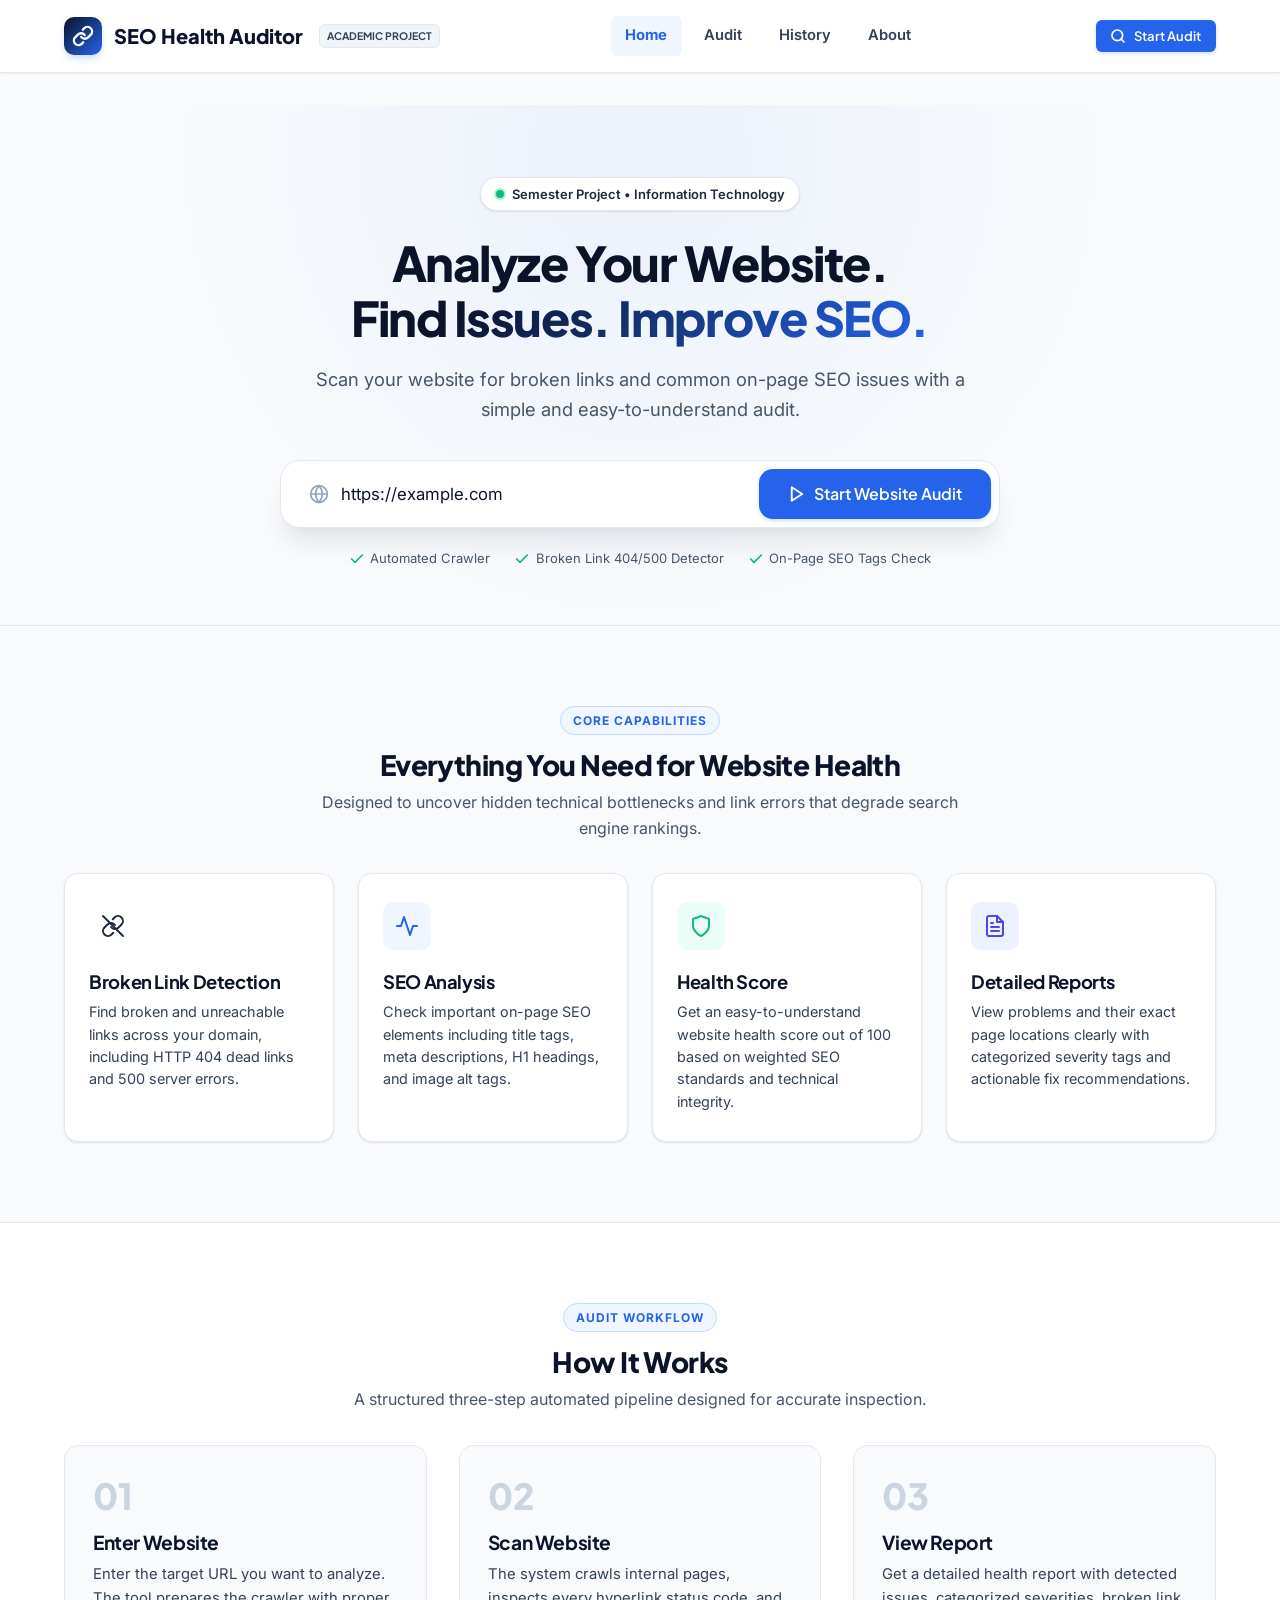
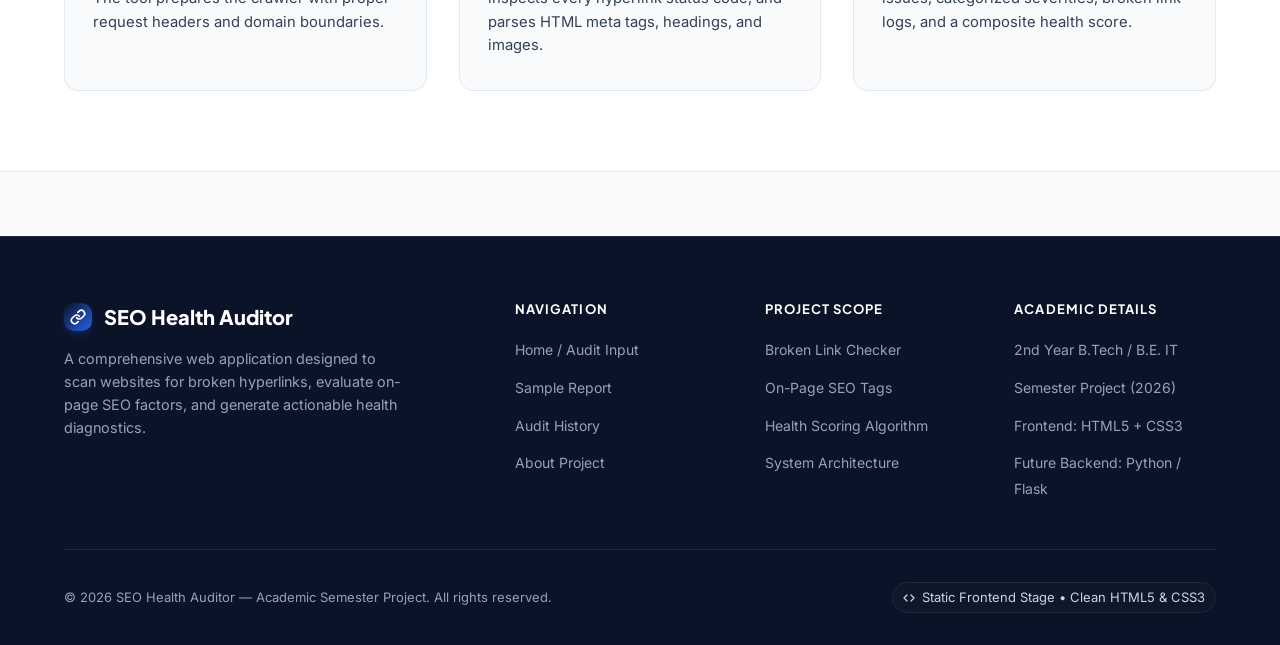
<file: index.html>
<!DOCTYPE html>
<html lang="en">
<head>
  <meta charset="UTF-8">
  <meta name="viewport" content="width=device-width, initial-scale=1.0">
  <meta name="description" content="Website Broken Link & SEO Health Audit Tool - Scan websites for broken links, analyze on-page SEO issues, and generate comprehensive health scores.">
  <title>SEO Health Auditor — Website Broken Link & SEO Audit Tool</title>
  <link rel="stylesheet" href="css/style.css">
</head>
<body>

  <!-- Navigation Bar -->
  <header class="navbar">
    <div class="container navbar-container">
      <a href="index.html" class="brand-logo" aria-label="SEO Health Auditor Home">
        <div class="brand-icon">
          <svg width="22" height="22" viewBox="0 0 24 24" fill="none" stroke="currentColor" stroke-width="2.5" stroke-linecap="round" stroke-linejoin="round" aria-hidden="true">
            <path d="M10 13a5 5 0 0 0 7.54.54l3-3a5 5 0 0 0-7.07-7.07l-1.72 1.71"></path>
            <path d="M14 11a5 5 0 0 0-7.54-.54l-3 3a5 5 0 0 0 7.07 7.07l1.71-1.71"></path>
          </svg>
        </div>
        <span>SEO Health Auditor</span>
        <span class="brand-badge">Academic Project</span>
      </a>

      <nav aria-label="Main Navigation">
        <ul class="nav-menu">
          <li><a href="index.html" class="nav-link active">Home</a></li>
          <li><a href="audit-results.html" class="nav-link">Audit</a></li>
          <li><a href="history.html" class="nav-link">History</a></li>
          <li><a href="about.html" class="nav-link">About</a></li>
        </ul>
      </nav>

      <div class="nav-actions">
        <a href="audit-results.html" class="btn btn-primary btn-sm">
          <svg width="16" height="16" viewBox="0 0 24 24" fill="none" stroke="currentColor" stroke-width="2.5" stroke-linecap="round" stroke-linejoin="round" aria-hidden="true">
            <circle cx="11" cy="11" r="8"></circle>
            <line x1="21" y1="21" x2="16.65" y2="16.65"></line>
          </svg>
          Start Audit
        </a>
      </div>
    </div>
  </header>

  <!-- Main Content Area -->
  <main class="main-content">

    <!-- Hero Section -->
    <section class="hero-section">
      <div class="container">
        <div class="hero-badge">
          <span class="hero-badge-pulse" aria-hidden="true"></span>
          <span>Semester Project • Information Technology</span>
        </div>

        <h1 class="hero-title">
          Analyze Your Website. <br>
          <span class="hero-title-highlight">Find Issues. Improve SEO.</span>
        </h1>

        <p class="hero-subtitle">
          Scan your website for broken links and common on-page SEO issues with a simple and easy-to-understand audit.
        </p>

        <!-- Audit URL Input Box -->
        <div class="audit-search-container">
          <form class="audit-search-form" action="audit-results.html" method="get">
            <div class="url-input-wrapper">
              <span class="url-input-icon" aria-hidden="true">
                <svg width="20" height="20" viewBox="0 0 24 24" fill="none" stroke="currentColor" stroke-width="2" stroke-linecap="round" stroke-linejoin="round">
                  <circle cx="12" cy="12" r="10"></circle>
                  <line x1="2" y1="12" x2="22" y2="12"></line>
                  <path d="M12 2a15.3 15.3 0 0 1 4 10 15.3 15.3 0 0 1-4 10 15.3 15.3 0 0 1-4-10 15.3 15.3 0 0 1 4-10z"></path>
                </svg>
              </span>
              <label for="target-url" class="visually-hidden" style="position: absolute; width: 1px; height: 1px; padding: 0; margin: -1px; overflow: hidden; clip: rect(0, 0, 0, 0); border: 0;">Website URL</label>
              <input 
                type="url" 
                id="target-url" 
                name="url" 
                class="url-hero-input" 
                placeholder="https://example.com" 
                value="https://example.com"
                required
              >
            </div>
            <button type="submit" class="btn btn-primary btn-lg">
              <svg width="18" height="18" viewBox="0 0 24 24" fill="none" stroke="currentColor" stroke-width="2.5" stroke-linecap="round" stroke-linejoin="round" aria-hidden="true">
                <polygon points="5 3 19 12 5 21 5 3"></polygon>
              </svg>
              Start Website Audit
            </button>
          </form>
        </div>

        <div class="hero-quick-hints">
          <span class="hero-quick-hint-item">
            <svg width="16" height="16" viewBox="0 0 24 24" fill="none" stroke="currentColor" stroke-width="2.5" stroke-linecap="round" stroke-linejoin="round" aria-hidden="true">
              <polyline points="20 6 9 17 4 12"></polyline>
            </svg>
            Automated Crawler
          </span>
          <span class="hero-quick-hint-item">
            <svg width="16" height="16" viewBox="0 0 24 24" fill="none" stroke="currentColor" stroke-width="2.5" stroke-linecap="round" stroke-linejoin="round" aria-hidden="true">
              <polyline points="20 6 9 17 4 12"></polyline>
            </svg>
            Broken Link 404/500 Detector
          </span>
          <span class="hero-quick-hint-item">
            <svg width="16" height="16" viewBox="0 0 24 24" fill="none" stroke="currentColor" stroke-width="2.5" stroke-linecap="round" stroke-linejoin="round" aria-hidden="true">
              <polyline points="20 6 9 17 4 12"></polyline>
            </svg>
            On-Page SEO Tags Check
          </span>
        </div>
      </div>
    </section>

    <!-- Feature Cards Section -->
    <section class="features-section">
      <div class="container">
        <div class="section-header" style="text-align: center;">
          <span class="section-tag">Core Capabilities</span>
          <h2 class="section-title">Everything You Need for Website Health</h2>
          <p class="section-subtitle" style="margin: 0 auto;">Designed to uncover hidden technical bottlenecks and link errors that degrade search engine rankings.</p>
        </div>

        <div class="feature-grid">
          <!-- Card 1: Broken Link Detection -->
          <article class="feature-card">
            <div class="feature-icon-wrapper danger">
              <svg width="24" height="24" viewBox="0 0 24 24" fill="none" stroke="currentColor" stroke-width="2" stroke-linecap="round" stroke-linejoin="round" aria-hidden="true">
                <path d="M10 13a5 5 0 0 0 7.54.54l3-3a5 5 0 0 0-7.07-7.07l-1.72 1.71"></path>
                <path d="M14 11a5 5 0 0 0-7.54-.54l-3 3a5 5 0 0 0 7.07 7.07l1.71-1.71"></path>
                <line x1="2" y1="2" x2="22" y2="22"></line>
              </svg>
            </div>
            <h3 class="feature-title">Broken Link Detection</h3>
            <p class="feature-description">
              Find broken and unreachable links across your domain, including HTTP 404 dead links and 500 server errors.
            </p>
          </article>

          <!-- Card 2: SEO Analysis -->
          <article class="feature-card">
            <div class="feature-icon-wrapper blue">
              <svg width="24" height="24" viewBox="0 0 24 24" fill="none" stroke="currentColor" stroke-width="2" stroke-linecap="round" stroke-linejoin="round" aria-hidden="true">
                <polyline points="22 12 18 12 15 21 9 3 6 12 2 12"></polyline>
              </svg>
            </div>
            <h3 class="feature-title">SEO Analysis</h3>
            <p class="feature-description">
              Check important on-page SEO elements including title tags, meta descriptions, H1 headings, and image alt tags.
            </p>
          </article>

          <!-- Card 3: Health Score -->
          <article class="feature-card">
            <div class="feature-icon-wrapper emerald">
              <svg width="24" height="24" viewBox="0 0 24 24" fill="none" stroke="currentColor" stroke-width="2" stroke-linecap="round" stroke-linejoin="round" aria-hidden="true">
                <path d="M12 22s8-4 8-10V5l-8-3-8 3v7c0 6 8 10 8 10z"></path>
              </svg>
            </div>
            <h3 class="feature-title">Health Score</h3>
            <p class="feature-description">
              Get an easy-to-understand website health score out of 100 based on weighted SEO standards and technical integrity.
            </p>
          </article>

          <!-- Card 4: Detailed Reports -->
          <article class="feature-card">
            <div class="feature-icon-wrapper indigo">
              <svg width="24" height="24" viewBox="0 0 24 24" fill="none" stroke="currentColor" stroke-width="2" stroke-linecap="round" stroke-linejoin="round" aria-hidden="true">
                <path d="M14 2H6a2 2 0 0 0-2 2v16a2 2 0 0 0 2 2h12a2 2 0 0 0 2-2V8z"></path>
                <polyline points="14 2 14 8 20 8"></polyline>
                <line x1="16" y1="13" x2="8" y2="13"></line>
                <line x1="16" y1="17" x2="8" y2="17"></line>
                <polyline points="10 9 9 9 8 9"></polyline>
              </svg>
            </div>
            <h3 class="feature-title">Detailed Reports</h3>
            <p class="feature-description">
              View problems and their exact page locations clearly with categorized severity tags and actionable fix recommendations.
            </p>
          </article>
        </div>
      </div>
    </section>

    <!-- How It Works Section -->
    <section class="how-it-works-section">
      <div class="container">
        <div class="section-header" style="text-align: center;">
          <span class="section-tag">Audit Workflow</span>
          <h2 class="section-title">How It Works</h2>
          <p class="section-subtitle" style="margin: 0 auto;">A structured three-step automated pipeline designed for accurate inspection.</p>
        </div>

        <div class="steps-grid">
          <!-- Step 1 -->
          <div class="step-card">
            <div class="step-number">01</div>
            <h3 class="step-heading">Enter Website</h3>
            <p class="step-text">
              Enter the target URL you want to analyze. The tool prepares the crawler with proper request headers and domain boundaries.
            </p>
          </div>

          <!-- Step 2 -->
          <div class="step-card">
            <div class="step-number">02</div>
            <h3 class="step-heading">Scan Website</h3>
            <p class="step-text">
              The system crawls internal pages, inspects every hyperlink status code, and parses HTML meta tags, headings, and images.
            </p>
          </div>

          <!-- Step 3 -->
          <div class="step-card">
            <div class="step-number">03</div>
            <h3 class="step-heading">View Report</h3>
            <p class="step-text">
              Get a detailed health report with detected issues, categorized severities, broken link logs, and a composite health score.
            </p>
          </div>
        </div>
      </div>
    </section>

  </main>

  <!-- Global Footer -->
  <footer class="site-footer">
    <div class="container">
      <div class="footer-top">
        <div>
          <div class="footer-brand-title">
            <div class="brand-icon" style="width: 28px; height: 28px;">
              <svg width="16" height="16" viewBox="0 0 24 24" fill="none" stroke="currentColor" stroke-width="2.5" stroke-linecap="round" stroke-linejoin="round" aria-hidden="true">
                <path d="M10 13a5 5 0 0 0 7.54.54l3-3a5 5 0 0 0-7.07-7.07l-1.72 1.71"></path>
                <path d="M14 11a5 5 0 0 0-7.54-.54l-3 3a5 5 0 0 0 7.07 7.07l1.71-1.71"></path>
              </svg>
            </div>
            <span>SEO Health Auditor</span>
          </div>
          <p class="footer-desc">
            A comprehensive web application designed to scan websites for broken hyperlinks, evaluate on-page SEO factors, and generate actionable health diagnostics.
          </p>
        </div>

        <div>
          <h4 class="footer-column-title">Navigation</h4>
          <ul class="footer-links">
            <li><a href="index.html" class="footer-link">Home / Audit Input</a></li>
            <li><a href="audit-results.html" class="footer-link">Sample Report</a></li>
            <li><a href="history.html" class="footer-link">Audit History</a></li>
            <li><a href="about.html" class="footer-link">About Project</a></li>
          </ul>
        </div>

        <div>
          <h4 class="footer-column-title">Project Scope</h4>
          <ul class="footer-links">
            <li><a href="audit-results.html#broken-links" class="footer-link">Broken Link Checker</a></li>
            <li><a href="audit-results.html#seo-issues" class="footer-link">On-Page SEO Tags</a></li>
            <li><a href="audit-results.html#health-score" class="footer-link">Health Scoring Algorithm</a></li>
            <li><a href="about.html#architecture" class="footer-link">System Architecture</a></li>
          </ul>
        </div>

        <div>
          <h4 class="footer-column-title">Academic Details</h4>
          <ul class="footer-links">
            <li><span class="footer-link" style="cursor: default;">2nd Year B.Tech / B.E. IT</span></li>
            <li><span class="footer-link" style="cursor: default;">Semester Project (2026)</span></li>
            <li><span class="footer-link" style="cursor: default;">Frontend: HTML5 + CSS3</span></li>
            <li><span class="footer-link" style="cursor: default;">Future Backend: Python / Flask</span></li>
          </ul>
        </div>
      </div>

      <div class="footer-bottom">
        <div>
          &copy; 2026 SEO Health Auditor — Academic Semester Project. All rights reserved.
        </div>
        <div>
          <span class="footer-tag">
            <svg width="12" height="12" viewBox="0 0 24 24" fill="none" stroke="currentColor" stroke-width="2.5" stroke-linecap="round" stroke-linejoin="round" aria-hidden="true">
              <polyline points="16 18 22 12 16 6"></polyline>
              <polyline points="8 6 2 12 8 18"></polyline>
            </svg>
            Static Frontend Stage • Clean HTML5 &amp; CSS3
          </span>
        </div>
      </div>
    </div>
  </footer>

</body>
</html>
</file>
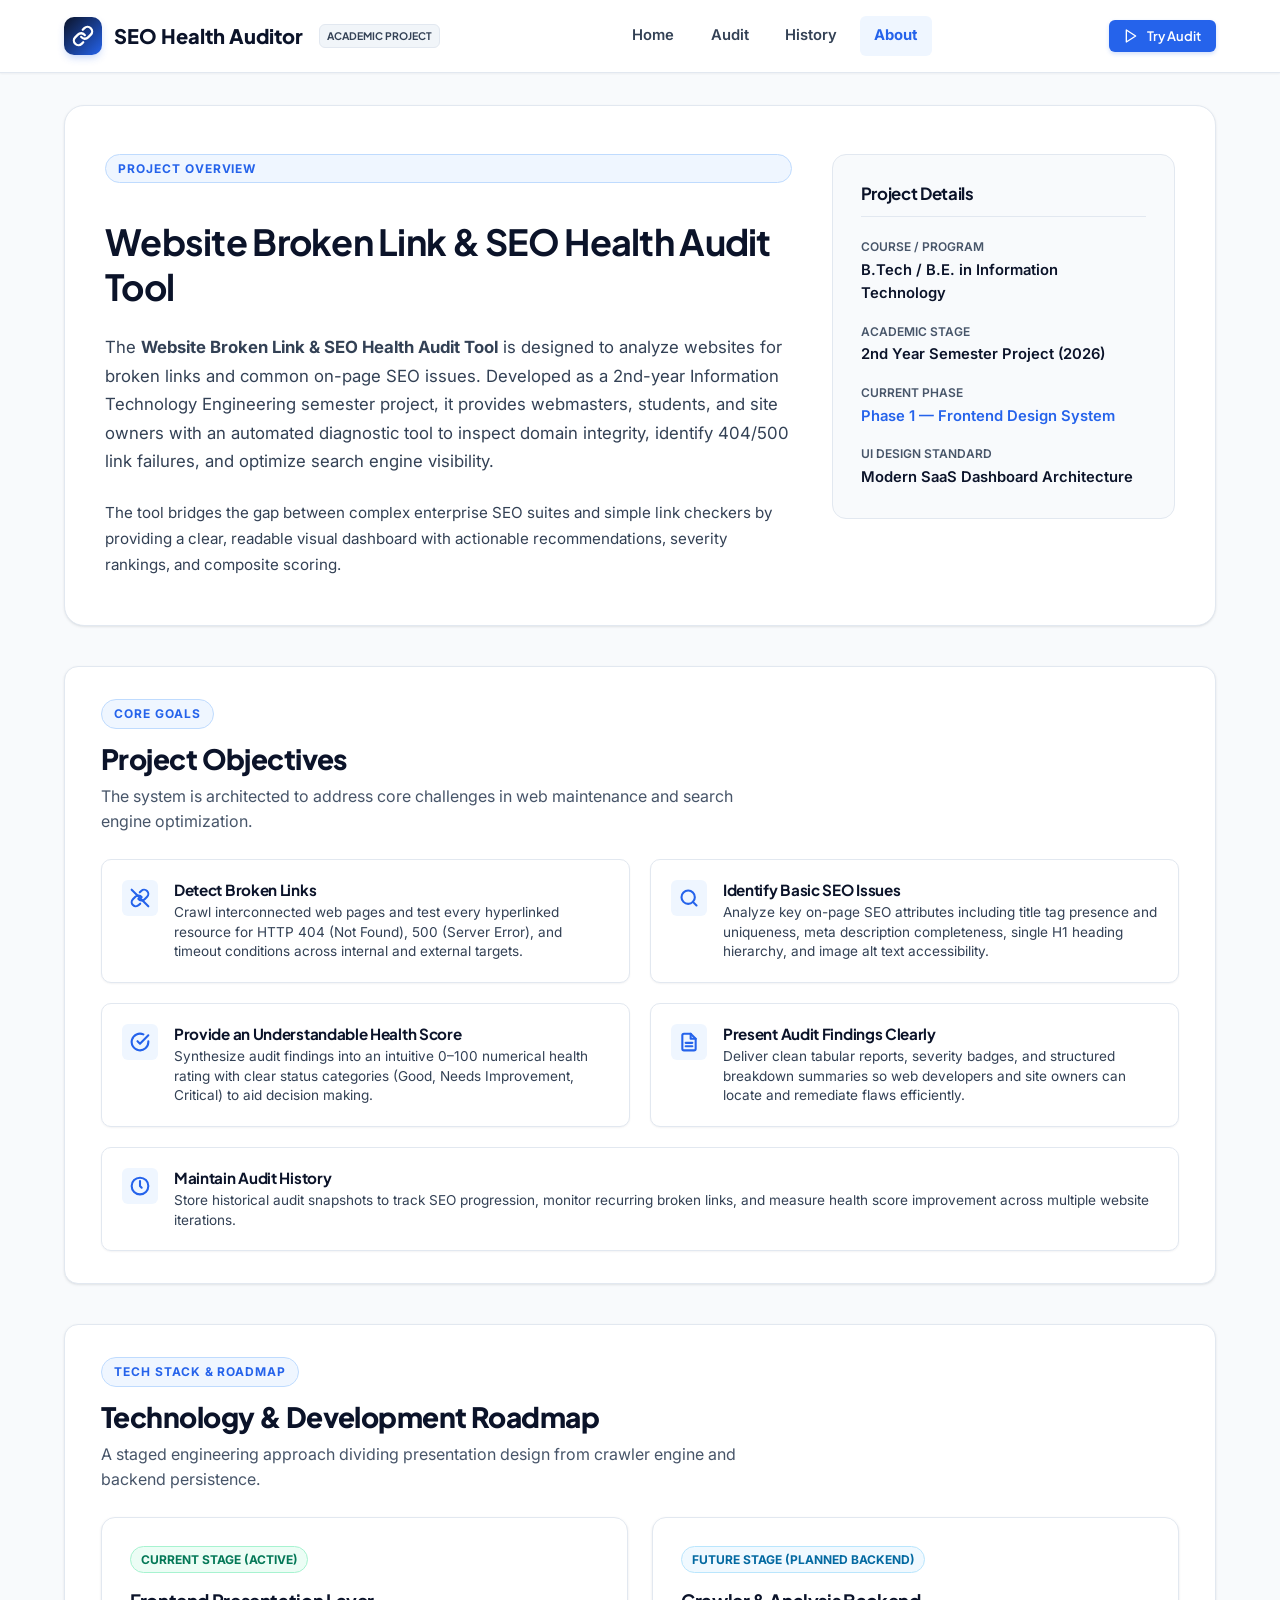
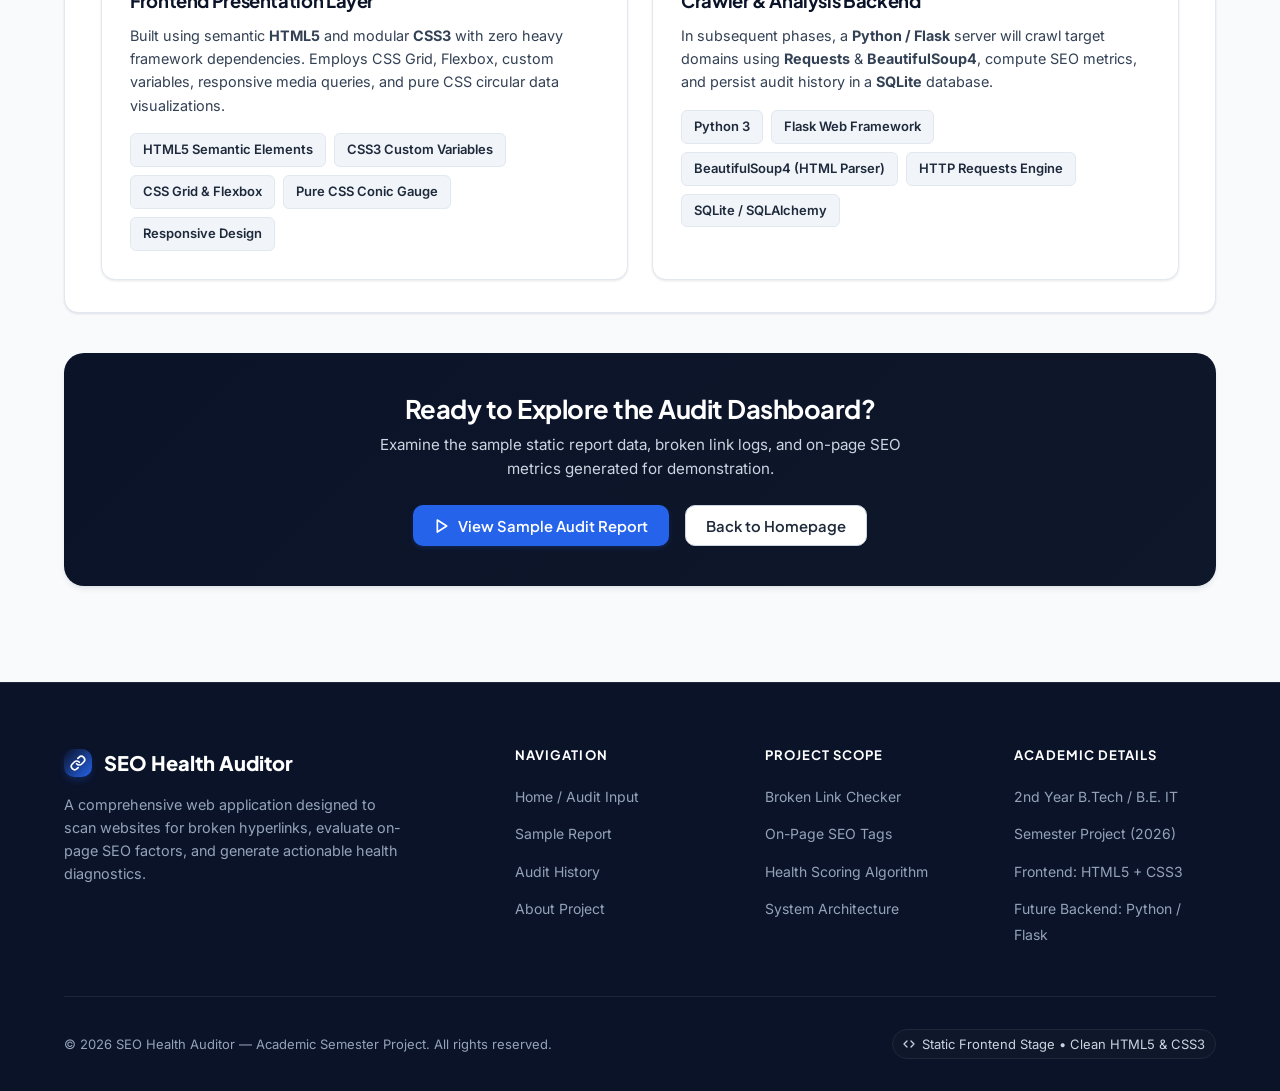
<file: about.html>
<!DOCTYPE html>
<html lang="en">
<head>
  <meta charset="UTF-8">
  <meta name="viewport" content="width=device-width, initial-scale=1.0">
  <meta name="description" content="About the Website Broken Link & SEO Health Audit Tool — 2nd Year Information Technology Semester Project. Learn about project objectives, architecture, and technology roadmap.">
  <title>About Project — SEO Health Auditor</title>
  <link rel="stylesheet" href="css/style.css">
</head>
<body>

  <!-- Navigation Bar -->
  <header class="navbar">
    <div class="container navbar-container">
      <a href="index.html" class="brand-logo" aria-label="SEO Health Auditor Home">
        <div class="brand-icon">
          <svg width="22" height="22" viewBox="0 0 24 24" fill="none" stroke="currentColor" stroke-width="2.5" stroke-linecap="round" stroke-linejoin="round" aria-hidden="true">
            <path d="M10 13a5 5 0 0 0 7.54.54l3-3a5 5 0 0 0-7.07-7.07l-1.72 1.71"></path>
            <path d="M14 11a5 5 0 0 0-7.54-.54l-3 3a5 5 0 0 0 7.07 7.07l1.71-1.71"></path>
          </svg>
        </div>
        <span>SEO Health Auditor</span>
        <span class="brand-badge">Academic Project</span>
      </a>

      <nav aria-label="Main Navigation">
        <ul class="nav-menu">
          <li><a href="index.html" class="nav-link">Home</a></li>
          <li><a href="audit-results.html" class="nav-link">Audit</a></li>
          <li><a href="history.html" class="nav-link">History</a></li>
          <li><a href="about.html" class="nav-link active">About</a></li>
        </ul>
      </nav>

      <div class="nav-actions">
        <a href="index.html" class="btn btn-primary btn-sm">
          <svg width="16" height="16" viewBox="0 0 24 24" fill="none" stroke="currentColor" stroke-width="2" stroke-linecap="round" stroke-linejoin="round" aria-hidden="true">
            <polygon points="5 3 19 12 5 21 5 3"></polygon>
          </svg>
          Try Audit
        </a>
      </div>
    </div>
  </header>

  <!-- Main Content Area -->
  <main class="main-content">
    <div class="container">

      <!-- About Hero Overview -->
      <section class="about-hero" aria-label="Project Overview">
        <div class="about-grid">
          <div class="about-content-block">
            <span class="section-tag">Project Overview</span>
            <h1 style="font-size: 2.25rem;">Website Broken Link &amp; SEO Health Audit Tool</h1>
            <p class="about-paragraph">
              The <strong>Website Broken Link &amp; SEO Health Audit Tool</strong> is designed to analyze websites for broken links and common on-page SEO issues. Developed as a 2nd-year Information Technology Engineering semester project, it provides webmasters, students, and site owners with an automated diagnostic tool to inspect domain integrity, identify 404/500 link failures, and optimize search engine visibility.
            </p>
            <p class="about-paragraph" style="font-size: 0.95rem;">
              The tool bridges the gap between complex enterprise SEO suites and simple link checkers by providing a clear, readable visual dashboard with actionable recommendations, severity rankings, and composite scoring.
            </p>
          </div>

          <!-- Academic / Project Meta Box -->
          <aside class="project-meta-box" aria-label="Project Metadata">
            <h2 class="meta-box-title">Project Details</h2>
            <ul class="meta-box-list">
              <li class="meta-box-list-item">
                <span class="meta-box-list-label">Course / Program</span>
                <span class="meta-box-list-value">B.Tech / B.E. in Information Technology</span>
              </li>
              <li class="meta-box-list-item">
                <span class="meta-box-list-label">Academic Stage</span>
                <span class="meta-box-list-value">2nd Year Semester Project (2026)</span>
              </li>
              <li class="meta-box-list-item">
                <span class="meta-box-list-label">Current Phase</span>
                <span class="meta-box-list-value" style="color: var(--primary);">Phase 1 — Frontend Design System</span>
              </li>
              <li class="meta-box-list-item">
                <span class="meta-box-list-label">UI Design Standard</span>
                <span class="meta-box-list-value">Modern SaaS Dashboard Architecture</span>
              </li>
            </ul>
          </aside>
        </div>
      </section>

      <!-- Project Objectives Section -->
      <section class="data-card" style="padding: 2rem 2.25rem;" aria-label="Project Objectives">
        <div class="section-header" style="margin-bottom: 1.5rem;">
          <span class="section-tag">Core Goals</span>
          <h2 class="section-title">Project Objectives</h2>
          <p class="section-subtitle">
            The system is architected to address core challenges in web maintenance and search engine optimization.
          </p>
        </div>

        <div class="objectives-grid">
          <!-- Objective 1 -->
          <div class="objective-item">
            <div class="objective-icon">
              <svg width="20" height="20" viewBox="0 0 24 24" fill="none" stroke="currentColor" stroke-width="2.5" stroke-linecap="round" stroke-linejoin="round" aria-hidden="true">
                <path d="M10 13a5 5 0 0 0 7.54.54l3-3a5 5 0 0 0-7.07-7.07l-1.72 1.71"></path>
                <path d="M14 11a5 5 0 0 0-7.54-.54l-3 3a5 5 0 0 0 7.07 7.07l1.71-1.71"></path>
                <line x1="2" y1="2" x2="22" y2="22"></line>
              </svg>
            </div>
            <div>
              <h3 class="objective-title">Detect Broken Links</h3>
              <p class="objective-desc">
                Crawl interconnected web pages and test every hyperlinked resource for HTTP 404 (Not Found), 500 (Server Error), and timeout conditions across internal and external targets.
              </p>
            </div>
          </div>

          <!-- Objective 2 -->
          <div class="objective-item">
            <div class="objective-icon">
              <svg width="20" height="20" viewBox="0 0 24 24" fill="none" stroke="currentColor" stroke-width="2.5" stroke-linecap="round" stroke-linejoin="round" aria-hidden="true">
                <circle cx="11" cy="11" r="8"></circle>
                <line x1="21" y1="21" x2="16.65" y2="16.65"></line>
              </svg>
            </div>
            <div>
              <h3 class="objective-title">Identify Basic SEO Issues</h3>
              <p class="objective-desc">
                Analyze key on-page SEO attributes including title tag presence and uniqueness, meta description completeness, single H1 heading hierarchy, and image alt text accessibility.
              </p>
            </div>
          </div>

          <!-- Objective 3 -->
          <div class="objective-item">
            <div class="objective-icon">
              <svg width="20" height="20" viewBox="0 0 24 24" fill="none" stroke="currentColor" stroke-width="2.5" stroke-linecap="round" stroke-linejoin="round" aria-hidden="true">
                <path d="M22 11.08V12a10 10 0 1 1-5.93-9.14"></path>
                <polyline points="22 4 12 14.01 9 11.01"></polyline>
              </svg>
            </div>
            <div>
              <h3 class="objective-title">Provide an Understandable Health Score</h3>
              <p class="objective-desc">
                Synthesize audit findings into an intuitive 0–100 numerical health rating with clear status categories (Good, Needs Improvement, Critical) to aid decision making.
              </p>
            </div>
          </div>

          <!-- Objective 4 -->
          <div class="objective-item">
            <div class="objective-icon">
              <svg width="20" height="20" viewBox="0 0 24 24" fill="none" stroke="currentColor" stroke-width="2.5" stroke-linecap="round" stroke-linejoin="round" aria-hidden="true">
                <path d="M14 2H6a2 2 0 0 0-2 2v16a2 2 0 0 0 2 2h12a2 2 0 0 0 2-2V8z"></path>
                <polyline points="14 2 14 8 20 8"></polyline>
                <line x1="16" y1="13" x2="8" y2="13"></line>
                <line x1="16" y1="17" x2="8" y2="17"></line>
              </svg>
            </div>
            <div>
              <h3 class="objective-title">Present Audit Findings Clearly</h3>
              <p class="objective-desc">
                Deliver clean tabular reports, severity badges, and structured breakdown summaries so web developers and site owners can locate and remediate flaws efficiently.
              </p>
            </div>
          </div>

          <!-- Objective 5 -->
          <div class="objective-item" style="grid-column: 1 / -1;">
            <div class="objective-icon">
              <svg width="20" height="20" viewBox="0 0 24 24" fill="none" stroke="currentColor" stroke-width="2.5" stroke-linecap="round" stroke-linejoin="round" aria-hidden="true">
                <circle cx="12" cy="12" r="10"></circle>
                <polyline points="12 6 12 12 14 14"></polyline>
              </svg>
            </div>
            <div>
              <h3 class="objective-title">Maintain Audit History</h3>
              <p class="objective-desc">
                Store historical audit snapshots to track SEO progression, monitor recurring broken links, and measure health score improvement across multiple website iterations.
              </p>
            </div>
          </div>
        </div>
      </section>

      <!-- Technology Stack & Architecture Roadmap -->
      <section class="data-card" style="padding: 2rem 2.25rem;" id="architecture" aria-label="Technology Stack and Development Roadmap">
        <div class="section-header" style="margin-bottom: 1.5rem;">
          <span class="section-tag">Tech Stack &amp; Roadmap</span>
          <h2 class="section-title">Technology &amp; Development Roadmap</h2>
          <p class="section-subtitle">
            A staged engineering approach dividing presentation design from crawler engine and backend persistence.
          </p>
        </div>

        <div class="tech-stack-cards">
          <!-- Stage 1: Current Frontend -->
          <div class="tech-card">
            <span class="tech-card-badge current">Current Stage (Active)</span>
            <h3 class="tech-card-title">Frontend Presentation Layer</h3>
            <p style="font-size: 0.9rem; color: var(--navy-600); line-height: 1.6;">
              Built using semantic <strong>HTML5</strong> and modular <strong>CSS3</strong> with zero heavy framework dependencies. Employs CSS Grid, Flexbox, custom variables, responsive media queries, and pure CSS circular data visualizations.
            </p>
            <div class="tech-pills">
              <span class="tech-pill">HTML5 Semantic Elements</span>
              <span class="tech-pill">CSS3 Custom Variables</span>
              <span class="tech-pill">CSS Grid &amp; Flexbox</span>
              <span class="tech-pill">Pure CSS Conic Gauge</span>
              <span class="tech-pill">Responsive Design</span>
            </div>
          </div>

          <!-- Stage 2: Future Backend -->
          <div class="tech-card">
            <span class="tech-card-badge future">Future Stage (Planned Backend)</span>
            <h3 class="tech-card-title">Crawler &amp; Analysis Backend</h3>
            <p style="font-size: 0.9rem; color: var(--navy-600); line-height: 1.6;">
              In subsequent phases, a <strong>Python / Flask</strong> server will crawl target domains using <strong>Requests</strong> &amp; <strong>BeautifulSoup4</strong>, compute SEO metrics, and persist audit history in a <strong>SQLite</strong> database.
            </p>
            <div class="tech-pills">
              <span class="tech-pill">Python 3</span>
              <span class="tech-pill">Flask Web Framework</span>
              <span class="tech-pill">BeautifulSoup4 (HTML Parser)</span>
              <span class="tech-pill">HTTP Requests Engine</span>
              <span class="tech-pill">SQLite / SQLAlchemy</span>
            </div>
          </div>
        </div>
      </section>

      <!-- Call to Action Banner -->
      <section style="background: linear-gradient(135deg, var(--navy-900) 0%, var(--navy-800) 100%); color: #ffffff; border-radius: var(--radius-xl); padding: 2.5rem; text-align: center; margin-bottom: 2rem; box-shadow: var(--shadow-md);">
        <h2 style="color: #ffffff; font-size: 1.6rem; margin-bottom: 0.5rem;">Ready to Explore the Audit Dashboard?</h2>
        <p style="color: var(--slate-300); max-width: 550px; margin: 0 auto 1.5rem; font-size: 0.95rem;">
          Examine the sample static report data, broken link logs, and on-page SEO metrics generated for demonstration.
        </p>
        <div style="display: flex; justify-content: center; gap: 1rem; flex-wrap: wrap;">
          <a href="audit-results.html" class="btn btn-primary">
            <svg width="16" height="16" viewBox="0 0 24 24" fill="none" stroke="currentColor" stroke-width="2.5" stroke-linecap="round" stroke-linejoin="round" aria-hidden="true">
              <polygon points="5 3 19 12 5 21 5 3"></polygon>
            </svg>
            View Sample Audit Report
          </a>
          <a href="index.html" class="btn btn-secondary">
            Back to Homepage
          </a>
        </div>
      </section>

    </div>
  </main>

  <!-- Global Footer -->
  <footer class="site-footer">
    <div class="container">
      <div class="footer-top">
        <div>
          <div class="footer-brand-title">
            <div class="brand-icon" style="width: 28px; height: 28px;">
              <svg width="16" height="16" viewBox="0 0 24 24" fill="none" stroke="currentColor" stroke-width="2.5" stroke-linecap="round" stroke-linejoin="round" aria-hidden="true">
                <path d="M10 13a5 5 0 0 0 7.54.54l3-3a5 5 0 0 0-7.07-7.07l-1.72 1.71"></path>
                <path d="M14 11a5 5 0 0 0-7.54-.54l-3 3a5 5 0 0 0 7.07 7.07l1.71-1.71"></path>
              </svg>
            </div>
            <span>SEO Health Auditor</span>
          </div>
          <p class="footer-desc">
            A comprehensive web application designed to scan websites for broken hyperlinks, evaluate on-page SEO factors, and generate actionable health diagnostics.
          </p>
        </div>

        <div>
          <h4 class="footer-column-title">Navigation</h4>
          <ul class="footer-links">
            <li><a href="index.html" class="footer-link">Home / Audit Input</a></li>
            <li><a href="audit-results.html" class="footer-link">Sample Report</a></li>
            <li><a href="history.html" class="footer-link">Audit History</a></li>
            <li><a href="about.html" class="footer-link">About Project</a></li>
          </ul>
        </div>

        <div>
          <h4 class="footer-column-title">Project Scope</h4>
          <ul class="footer-links">
            <li><a href="audit-results.html#broken-links" class="footer-link">Broken Link Checker</a></li>
            <li><a href="audit-results.html#seo-issues" class="footer-link">On-Page SEO Tags</a></li>
            <li><a href="audit-results.html#health-score" class="footer-link">Health Scoring Algorithm</a></li>
            <li><a href="about.html#architecture" class="footer-link">System Architecture</a></li>
          </ul>
        </div>

        <div>
          <h4 class="footer-column-title">Academic Details</h4>
          <ul class="footer-links">
            <li><span class="footer-link" style="cursor: default;">2nd Year B.Tech / B.E. IT</span></li>
            <li><span class="footer-link" style="cursor: default;">Semester Project (2026)</span></li>
            <li><span class="footer-link" style="cursor: default;">Frontend: HTML5 + CSS3</span></li>
            <li><span class="footer-link" style="cursor: default;">Future Backend: Python / Flask</span></li>
          </ul>
        </div>
      </div>

      <div class="footer-bottom">
        <div>
          &copy; 2026 SEO Health Auditor — Academic Semester Project. All rights reserved.
        </div>
        <div>
          <span class="footer-tag">
            <svg width="12" height="12" viewBox="0 0 24 24" fill="none" stroke="currentColor" stroke-width="2.5" stroke-linecap="round" stroke-linejoin="round" aria-hidden="true">
              <polyline points="16 18 22 12 16 6"></polyline>
              <polyline points="8 6 2 12 8 18"></polyline>
            </svg>
            Static Frontend Stage • Clean HTML5 &amp; CSS3
          </span>
        </div>
      </div>
    </div>
  </footer>

</body>
</html>
</file>
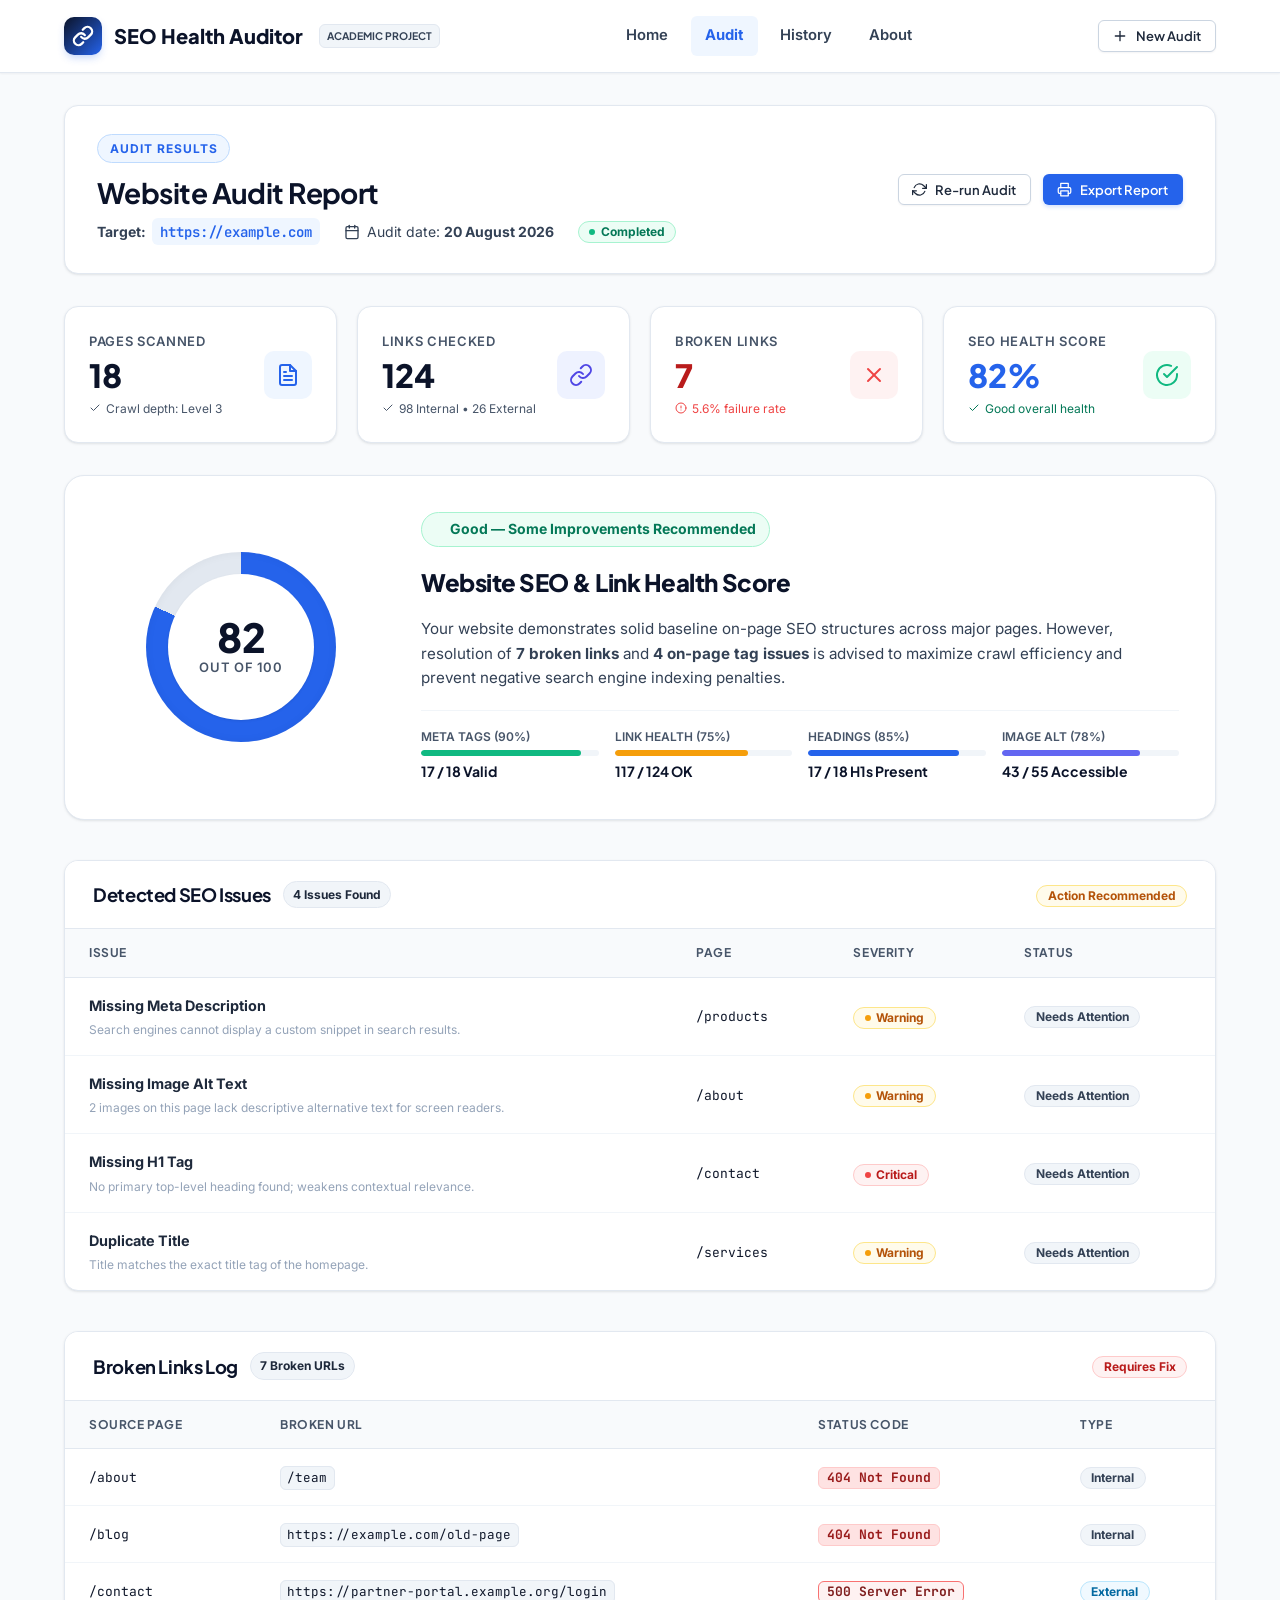
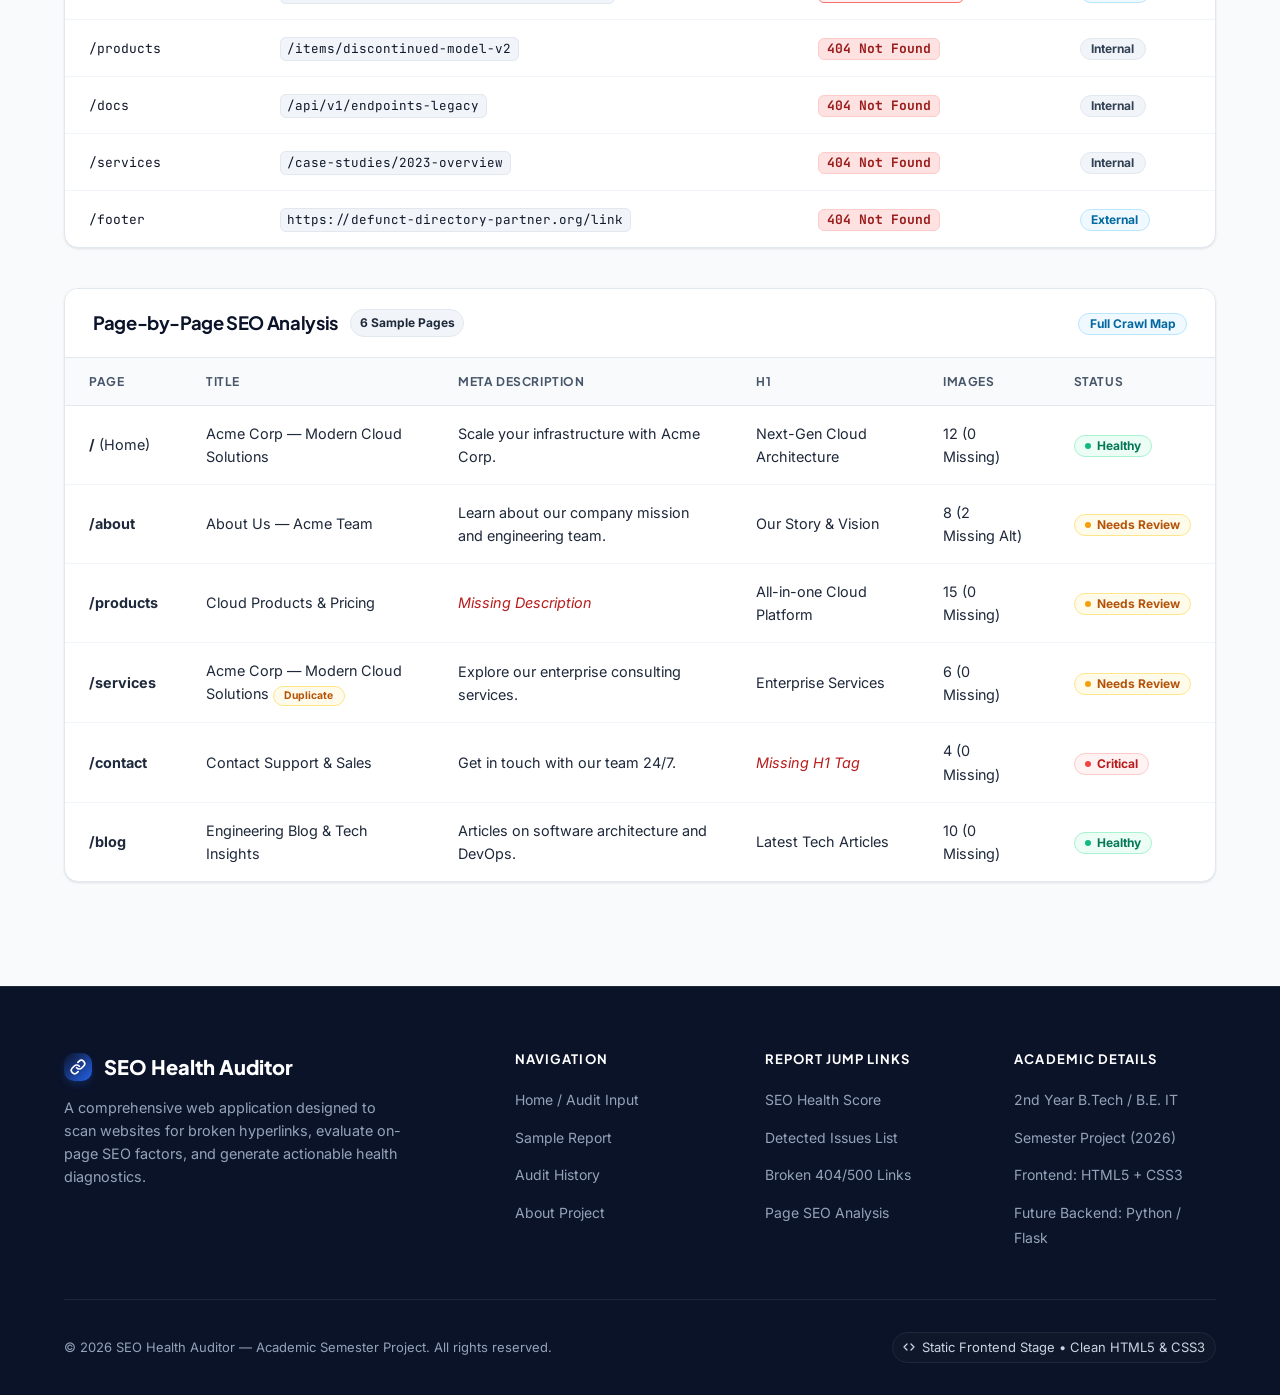
<file: audit-results.html>
<!DOCTYPE html>
<html lang="en">
<head>
  <meta charset="UTF-8">
  <meta name="viewport" content="width=device-width, initial-scale=1.0">
  <meta name="description" content="Detailed SEO Health and Broken Link Audit Report for https://example.com. View health score, broken link logs, and on-page SEO issues.">
  <title>Audit Report: example.com — SEO Health Auditor</title>
  <link rel="stylesheet" href="css/style.css">
</head>
<body>

  <!-- Navigation Bar -->
  <header class="navbar">
    <div class="container navbar-container">
      <a href="index.html" class="brand-logo" aria-label="SEO Health Auditor Home">
        <div class="brand-icon">
          <svg width="22" height="22" viewBox="0 0 24 24" fill="none" stroke="currentColor" stroke-width="2.5" stroke-linecap="round" stroke-linejoin="round" aria-hidden="true">
            <path d="M10 13a5 5 0 0 0 7.54.54l3-3a5 5 0 0 0-7.07-7.07l-1.72 1.71"></path>
            <path d="M14 11a5 5 0 0 0-7.54-.54l-3 3a5 5 0 0 0 7.07 7.07l1.71-1.71"></path>
          </svg>
        </div>
        <span>SEO Health Auditor</span>
        <span class="brand-badge">Academic Project</span>
      </a>

      <nav aria-label="Main Navigation">
        <ul class="nav-menu">
          <li><a href="index.html" class="nav-link">Home</a></li>
          <li><a href="audit-results.html" class="nav-link active">Audit</a></li>
          <li><a href="history.html" class="nav-link">History</a></li>
          <li><a href="about.html" class="nav-link">About</a></li>
        </ul>
      </nav>

      <div class="nav-actions">
        <a href="index.html" class="btn btn-secondary btn-sm">
          <svg width="16" height="16" viewBox="0 0 24 24" fill="none" stroke="currentColor" stroke-width="2" stroke-linecap="round" stroke-linejoin="round" aria-hidden="true">
            <line x1="12" y1="5" x2="12" y2="19"></line>
            <line x1="5" y1="12" x2="19" y2="12"></line>
          </svg>
          New Audit
        </a>
      </div>
    </div>
  </header>

  <!-- Main Content Area -->
  <main class="main-content">
    <div class="container">

      <!-- Dashboard Header Card -->
      <section class="dashboard-header-card" aria-label="Audit Report Summary">
        <div class="dashboard-title-group">
          <span class="section-tag">Audit Results</span>
          <h1>Website Audit Report</h1>
          <div class="dashboard-meta-list">
            <div class="meta-item">
              <strong>Target:</strong>
              <span class="meta-item-url">https://example.com</span>
            </div>
            <div class="meta-item">
              <svg width="16" height="16" viewBox="0 0 24 24" fill="none" stroke="currentColor" stroke-width="2" stroke-linecap="round" stroke-linejoin="round" aria-hidden="true">
                <rect x="3" y="4" width="18" height="18" rx="2" ry="2"></rect>
                <line x1="16" y1="2" x2="16" y2="6"></line>
                <line x1="8" y1="2" x2="8" y2="6"></line>
                <line x1="3" y1="10" x2="21" y2="10"></line>
              </svg>
              <span>Audit date: <strong>20 August 2026</strong></span>
            </div>
            <div class="meta-item">
              <span class="badge badge-success">
                <span class="badge-dot" aria-hidden="true"></span>
                Completed
              </span>
            </div>
          </div>
        </div>

        <div class="dashboard-header-actions">
          <a href="audit-results.html" class="btn btn-secondary btn-sm" title="Re-scan this website">
            <svg width="15" height="15" viewBox="0 0 24 24" fill="none" stroke="currentColor" stroke-width="2" stroke-linecap="round" stroke-linejoin="round" aria-hidden="true">
              <polyline points="23 4 23 10 17 10"></polyline>
              <polyline points="1 20 1 14 7 14"></polyline>
              <path d="M3.51 9a9 9 0 0 1 14.85-3.36L23 10M1 14l4.64 4.36A9 9 0 0 0 20.49 15"></path>
            </svg>
            Re-run Audit
          </a>
          <button type="button" class="btn btn-primary btn-sm" onclick="window.print()" title="Print or save report as PDF">
            <svg width="15" height="15" viewBox="0 0 24 24" fill="none" stroke="currentColor" stroke-width="2" stroke-linecap="round" stroke-linejoin="round" aria-hidden="true">
              <polyline points="6 9 6 2 18 2 18 9"></polyline>
              <path d="M6 18H4a2 2 0 0 1-2-2v-5a2 2 0 0 1 2-2h16a2 2 0 0 1 2 2v5a2 2 0 0 1-2 2h-2"></path>
              <rect x="6" y="14" width="12" height="8"></rect>
            </svg>
            Export Report
          </button>
        </div>
      </section>

      <!-- 4 Summary Metric Cards -->
      <section class="metrics-grid" aria-label="Key Audit Metrics">
        <!-- Metric 1: Pages Scanned -->
        <div class="metric-card">
          <div class="metric-info">
            <span class="metric-label">Pages Scanned</span>
            <span class="metric-value">18</span>
            <span class="metric-subtext">
              <svg width="12" height="12" viewBox="0 0 24 24" fill="none" stroke="currentColor" stroke-width="2" stroke-linecap="round" stroke-linejoin="round" aria-hidden="true">
                <polyline points="20 6 9 17 4 12"></polyline>
              </svg>
              Crawl depth: Level 3
            </span>
          </div>
          <div class="metric-icon-box blue">
            <svg width="24" height="24" viewBox="0 0 24 24" fill="none" stroke="currentColor" stroke-width="2" stroke-linecap="round" stroke-linejoin="round" aria-hidden="true">
              <path d="M14 2H6a2 2 0 0 0-2 2v16a2 2 0 0 0 2 2h12a2 2 0 0 0 2-2V8z"></path>
              <polyline points="14 2 14 8 20 8"></polyline>
              <line x1="16" y1="13" x2="8" y2="13"></line>
              <line x1="16" y1="17" x2="8" y2="17"></line>
              <polyline points="10 9 9 9 8 9"></polyline>
            </svg>
          </div>
        </div>

        <!-- Metric 2: Links Checked -->
        <div class="metric-card">
          <div class="metric-info">
            <span class="metric-label">Links Checked</span>
            <span class="metric-value">124</span>
            <span class="metric-subtext">
              <svg width="12" height="12" viewBox="0 0 24 24" fill="none" stroke="currentColor" stroke-width="2" stroke-linecap="round" stroke-linejoin="round" aria-hidden="true">
                <polyline points="20 6 9 17 4 12"></polyline>
              </svg>
              98 Internal • 26 External
            </span>
          </div>
          <div class="metric-icon-box indigo">
            <svg width="24" height="24" viewBox="0 0 24 24" fill="none" stroke="currentColor" stroke-width="2" stroke-linecap="round" stroke-linejoin="round" aria-hidden="true">
              <path d="M10 13a5 5 0 0 0 7.54.54l3-3a5 5 0 0 0-7.07-7.07l-1.72 1.71"></path>
              <path d="M14 11a5 5 0 0 0-7.54-.54l-3 3a5 5 0 0 0 7.07 7.07l1.71-1.71"></path>
            </svg>
          </div>
        </div>

        <!-- Metric 3: Broken Links -->
        <div class="metric-card">
          <div class="metric-info">
            <span class="metric-label">Broken Links</span>
            <span class="metric-value" style="color: var(--danger-dark);">7</span>
            <span class="metric-subtext" style="color: var(--danger);">
              <svg width="12" height="12" viewBox="0 0 24 24" fill="none" stroke="currentColor" stroke-width="2" stroke-linecap="round" stroke-linejoin="round" aria-hidden="true">
                <circle cx="12" cy="12" r="10"></circle>
                <line x1="12" y1="8" x2="12" y2="12"></line>
                <line x1="12" y1="16" x2="12.01" y2="16"></line>
              </svg>
              5.6% failure rate
            </span>
          </div>
          <div class="metric-icon-box danger">
            <svg width="24" height="24" viewBox="0 0 24 24" fill="none" stroke="currentColor" stroke-width="2" stroke-linecap="round" stroke-linejoin="round" aria-hidden="true">
              <line x1="18" y1="6" x2="6" y2="18"></line>
              <line x1="6" y1="6" x2="18" y2="18"></line>
            </svg>
          </div>
        </div>

        <!-- Metric 4: SEO Health Score -->
        <div class="metric-card">
          <div class="metric-info">
            <span class="metric-label">SEO Health Score</span>
            <span class="metric-value" style="color: var(--primary);">82%</span>
            <span class="metric-subtext" style="color: var(--success-dark);">
              <svg width="12" height="12" viewBox="0 0 24 24" fill="none" stroke="currentColor" stroke-width="2" stroke-linecap="round" stroke-linejoin="round" aria-hidden="true">
                <polyline points="20 6 9 17 4 12"></polyline>
              </svg>
              Good overall health
            </span>
          </div>
          <div class="metric-icon-box success">
            <svg width="24" height="24" viewBox="0 0 24 24" fill="none" stroke="currentColor" stroke-width="2" stroke-linecap="round" stroke-linejoin="round" aria-hidden="true">
              <path d="M22 11.08V12a10 10 0 1 1-5.93-9.14"></path>
              <polyline points="22 4 12 14.01 9 11.01"></polyline>
            </svg>
          </div>
        </div>
      </section>

      <!-- Large SEO Health Score Section -->
      <section class="score-overview-card" id="health-score" aria-label="SEO Health Score Breakdown">
        <div class="gauge-wrapper">
          <!-- Pure CSS Conic Gradient Ring -->
          <div class="circular-gauge" role="progressbar" aria-valuenow="82" aria-valuemin="0" aria-valuemax="100" aria-label="SEO Health Score: 82 out of 100">
            <div class="circular-gauge-inner">
              <span class="gauge-score-number">82</span>
              <span class="gauge-score-total">out of 100</span>
            </div>
          </div>
        </div>

        <div class="score-details-wrapper">
          <span class="score-status-badge">
            <span class="badge-dot" aria-hidden="true"></span>
            Good — Some Improvements Recommended
          </span>

          <h2 class="score-headline">Website SEO &amp; Link Health Score</h2>

          <p class="score-description">
            Your website demonstrates solid baseline on-page SEO structures across major pages. However, resolution of <strong>7 broken links</strong> and <strong>4 on-page tag issues</strong> is advised to maximize crawl efficiency and prevent negative search engine indexing penalties.
          </p>

          <div class="score-sub-metrics">
            <div class="sub-metric-item">
              <span class="sub-metric-name">Meta Tags (90%)</span>
              <div class="sub-metric-bar-bg">
                <div class="sub-metric-bar-fill fill-emerald" style="width: 90%;"></div>
              </div>
              <span class="sub-metric-val">17 / 18 Valid</span>
            </div>

            <div class="sub-metric-item">
              <span class="sub-metric-name">Link Health (75%)</span>
              <div class="sub-metric-bar-bg">
                <div class="sub-metric-bar-fill fill-amber" style="width: 75%;"></div>
              </div>
              <span class="sub-metric-val">117 / 124 OK</span>
            </div>

            <div class="sub-metric-item">
              <span class="sub-metric-name">Headings (85%)</span>
              <div class="sub-metric-bar-bg">
                <div class="sub-metric-bar-fill fill-blue" style="width: 85%;"></div>
              </div>
              <span class="sub-metric-val">17 / 18 H1s Present</span>
            </div>

            <div class="sub-metric-item">
              <span class="sub-metric-name">Image Alt (78%)</span>
              <div class="sub-metric-bar-bg">
                <div class="sub-metric-bar-fill fill-indigo" style="width: 78%;"></div>
              </div>
              <span class="sub-metric-val">43 / 55 Accessible</span>
            </div>
          </div>
        </div>
      </section>

      <!-- SEO Issues Section -->
      <section class="data-card" id="seo-issues" aria-label="Detected SEO Issues">
        <div class="data-card-header">
          <div class="data-card-title-group">
            <h2 class="data-card-title">Detected SEO Issues</h2>
            <span class="data-card-count">4 Issues Found</span>
          </div>
          <div>
            <span class="badge badge-warning">Action Recommended</span>
          </div>
        </div>

        <div class="table-responsive">
          <table class="data-table">
            <thead>
              <tr>
                <th scope="col">Issue</th>
                <th scope="col">Page</th>
                <th scope="col">Severity</th>
                <th scope="col">Status</th>
              </tr>
            </thead>
            <tbody>
              <tr>
                <td>
                  <strong>Missing Meta Description</strong>
                  <span class="table-subtext">Search engines cannot display a custom snippet in search results.</span>
                </td>
                <td>
                  <a href="#" class="table-link">/products</a>
                </td>
                <td>
                  <span class="badge badge-warning">
                    <span class="badge-dot" aria-hidden="true"></span>
                    Warning
                  </span>
                </td>
                <td>
                  <span class="badge badge-neutral">Needs Attention</span>
                </td>
              </tr>

              <tr>
                <td>
                  <strong>Missing Image Alt Text</strong>
                  <span class="table-subtext">2 images on this page lack descriptive alternative text for screen readers.</span>
                </td>
                <td>
                  <a href="#" class="table-link">/about</a>
                </td>
                <td>
                  <span class="badge badge-warning">
                    <span class="badge-dot" aria-hidden="true"></span>
                    Warning
                  </span>
                </td>
                <td>
                  <span class="badge badge-neutral">Needs Attention</span>
                </td>
              </tr>

              <tr>
                <td>
                  <strong>Missing H1 Tag</strong>
                  <span class="table-subtext">No primary top-level heading found; weakens contextual relevance.</span>
                </td>
                <td>
                  <a href="#" class="table-link">/contact</a>
                </td>
                <td>
                  <span class="badge badge-critical">
                    <span class="badge-dot" aria-hidden="true"></span>
                    Critical
                  </span>
                </td>
                <td>
                  <span class="badge badge-neutral">Needs Attention</span>
                </td>
              </tr>

              <tr>
                <td>
                  <strong>Duplicate Title</strong>
                  <span class="table-subtext">Title matches the exact title tag of the homepage.</span>
                </td>
                <td>
                  <a href="#" class="table-link">/services</a>
                </td>
                <td>
                  <span class="badge badge-warning">
                    <span class="badge-dot" aria-hidden="true"></span>
                    Warning
                  </span>
                </td>
                <td>
                  <span class="badge badge-neutral">Needs Attention</span>
                </td>
              </tr>
            </tbody>
          </table>
        </div>
      </section>

      <!-- Broken Links Section -->
      <section class="data-card" id="broken-links" aria-label="Broken Hyperlinks Detected">
        <div class="data-card-header">
          <div class="data-card-title-group">
            <h2 class="data-card-title">Broken Links Log</h2>
            <span class="data-card-count">7 Broken URLs</span>
          </div>
          <div>
            <span class="badge badge-critical">Requires Fix</span>
          </div>
        </div>

        <div class="table-responsive">
          <table class="data-table">
            <thead>
              <tr>
                <th scope="col">Source Page</th>
                <th scope="col">Broken URL</th>
                <th scope="col">Status Code</th>
                <th scope="col">Type</th>
              </tr>
            </thead>
            <tbody>
              <tr>
                <td>
                  <a href="#" class="table-link">/about</a>
                </td>
                <td>
                  <code>/team</code>
                </td>
                <td>
                  <span class="badge badge-code badge-code-404">404 Not Found</span>
                </td>
                <td>
                  <span class="badge badge-neutral">Internal</span>
                </td>
              </tr>

              <tr>
                <td>
                  <a href="#" class="table-link">/blog</a>
                </td>
                <td>
                  <code>https://example.com/old-page</code>
                </td>
                <td>
                  <span class="badge badge-code badge-code-404">404 Not Found</span>
                </td>
                <td>
                  <span class="badge badge-neutral">Internal</span>
                </td>
              </tr>

              <tr>
                <td>
                  <a href="#" class="table-link">/contact</a>
                </td>
                <td>
                  <code>https://partner-portal.example.org/login</code>
                </td>
                <td>
                  <span class="badge badge-code badge-code-500">500 Server Error</span>
                </td>
                <td>
                  <span class="badge badge-info">External</span>
                </td>
              </tr>

              <tr>
                <td>
                  <a href="#" class="table-link">/products</a>
                </td>
                <td>
                  <code>/items/discontinued-model-v2</code>
                </td>
                <td>
                  <span class="badge badge-code badge-code-404">404 Not Found</span>
                </td>
                <td>
                  <span class="badge badge-neutral">Internal</span>
                </td>
              </tr>

              <tr>
                <td>
                  <a href="#" class="table-link">/docs</a>
                </td>
                <td>
                  <code>/api/v1/endpoints-legacy</code>
                </td>
                <td>
                  <span class="badge badge-code badge-code-404">404 Not Found</span>
                </td>
                <td>
                  <span class="badge badge-neutral">Internal</span>
                </td>
              </tr>

              <tr>
                <td>
                  <a href="#" class="table-link">/services</a>
                </td>
                <td>
                  <code>/case-studies/2023-overview</code>
                </td>
                <td>
                  <span class="badge badge-code badge-code-404">404 Not Found</span>
                </td>
                <td>
                  <span class="badge badge-neutral">Internal</span>
                </td>
              </tr>

              <tr>
                <td>
                  <a href="#" class="table-link">/footer</a>
                </td>
                <td>
                  <code>https://defunct-directory-partner.org/link</code>
                </td>
                <td>
                  <span class="badge badge-code badge-code-404">404 Not Found</span>
                </td>
                <td>
                  <span class="badge badge-info">External</span>
                </td>
              </tr>
            </tbody>
          </table>
        </div>
      </section>

      <!-- Page SEO Analysis Table -->
      <section class="data-card" id="page-analysis" aria-label="Page-by-Page SEO Analysis">
        <div class="data-card-header">
          <div class="data-card-title-group">
            <h2 class="data-card-title">Page-by-Page SEO Analysis</h2>
            <span class="data-card-count">6 Sample Pages</span>
          </div>
          <div>
            <span class="badge badge-info">Full Crawl Map</span>
          </div>
        </div>

        <div class="table-responsive">
          <table class="data-table">
            <thead>
              <tr>
                <th scope="col">Page</th>
                <th scope="col">Title</th>
                <th scope="col">Meta Description</th>
                <th scope="col">H1</th>
                <th scope="col">Images</th>
                <th scope="col">Status</th>
              </tr>
            </thead>
            <tbody>
              <tr>
                <td>
                  <strong>/</strong> (Home)
                </td>
                <td>Acme Corp — Modern Cloud Solutions</td>
                <td>Scale your infrastructure with Acme Corp.</td>
                <td>Next-Gen Cloud Architecture</td>
                <td>12 (0 Missing)</td>
                <td>
                  <span class="badge badge-good">
                    <span class="badge-dot" aria-hidden="true"></span>
                    Healthy
                  </span>
                </td>
              </tr>

              <tr>
                <td>
                  <strong>/about</strong>
                </td>
                <td>About Us — Acme Team</td>
                <td>Learn about our company mission and engineering team.</td>
                <td>Our Story &amp; Vision</td>
                <td>8 (2 Missing Alt)</td>
                <td>
                  <span class="badge badge-warning">
                    <span class="badge-dot" aria-hidden="true"></span>
                    Needs Review
                  </span>
                </td>
              </tr>

              <tr>
                <td>
                  <strong>/products</strong>
                </td>
                <td>Cloud Products &amp; Pricing</td>
                <td><em style="color: var(--danger-dark);">Missing Description</em></td>
                <td>All-in-one Cloud Platform</td>
                <td>15 (0 Missing)</td>
                <td>
                  <span class="badge badge-warning">
                    <span class="badge-dot" aria-hidden="true"></span>
                    Needs Review
                  </span>
                </td>
              </tr>

              <tr>
                <td>
                  <strong>/services</strong>
                </td>
                <td>Acme Corp — Modern Cloud Solutions <span class="badge badge-warning" style="font-size: 0.65rem;">Duplicate</span></td>
                <td>Explore our enterprise consulting services.</td>
                <td>Enterprise Services</td>
                <td>6 (0 Missing)</td>
                <td>
                  <span class="badge badge-warning">
                    <span class="badge-dot" aria-hidden="true"></span>
                    Needs Review
                  </span>
                </td>
              </tr>

              <tr>
                <td>
                  <strong>/contact</strong>
                </td>
                <td>Contact Support &amp; Sales</td>
                <td>Get in touch with our team 24/7.</td>
                <td><em style="color: var(--danger-dark);">Missing H1 Tag</em></td>
                <td>4 (0 Missing)</td>
                <td>
                  <span class="badge badge-critical">
                    <span class="badge-dot" aria-hidden="true"></span>
                    Critical
                  </span>
                </td>
              </tr>

              <tr>
                <td>
                  <strong>/blog</strong>
                </td>
                <td>Engineering Blog &amp; Tech Insights</td>
                <td>Articles on software architecture and DevOps.</td>
                <td>Latest Tech Articles</td>
                <td>10 (0 Missing)</td>
                <td>
                  <span class="badge badge-good">
                    <span class="badge-dot" aria-hidden="true"></span>
                    Healthy
                  </span>
                </td>
              </tr>
            </tbody>
          </table>
        </div>
      </section>

    </div>
  </main>

  <!-- Global Footer -->
  <footer class="site-footer">
    <div class="container">
      <div class="footer-top">
        <div>
          <div class="footer-brand-title">
            <div class="brand-icon" style="width: 28px; height: 28px;">
              <svg width="16" height="16" viewBox="0 0 24 24" fill="none" stroke="currentColor" stroke-width="2.5" stroke-linecap="round" stroke-linejoin="round" aria-hidden="true">
                <path d="M10 13a5 5 0 0 0 7.54.54l3-3a5 5 0 0 0-7.07-7.07l-1.72 1.71"></path>
                <path d="M14 11a5 5 0 0 0-7.54-.54l-3 3a5 5 0 0 0 7.07 7.07l1.71-1.71"></path>
              </svg>
            </div>
            <span>SEO Health Auditor</span>
          </div>
          <p class="footer-desc">
            A comprehensive web application designed to scan websites for broken hyperlinks, evaluate on-page SEO factors, and generate actionable health diagnostics.
          </p>
        </div>

        <div>
          <h4 class="footer-column-title">Navigation</h4>
          <ul class="footer-links">
            <li><a href="index.html" class="footer-link">Home / Audit Input</a></li>
            <li><a href="audit-results.html" class="footer-link">Sample Report</a></li>
            <li><a href="history.html" class="footer-link">Audit History</a></li>
            <li><a href="about.html" class="footer-link">About Project</a></li>
          </ul>
        </div>

        <div>
          <h4 class="footer-column-title">Report Jump Links</h4>
          <ul class="footer-links">
            <li><a href="#health-score" class="footer-link">SEO Health Score</a></li>
            <li><a href="#seo-issues" class="footer-link">Detected Issues List</a></li>
            <li><a href="#broken-links" class="footer-link">Broken 404/500 Links</a></li>
            <li><a href="#page-analysis" class="footer-link">Page SEO Analysis</a></li>
          </ul>
        </div>

        <div>
          <h4 class="footer-column-title">Academic Details</h4>
          <ul class="footer-links">
            <li><span class="footer-link" style="cursor: default;">2nd Year B.Tech / B.E. IT</span></li>
            <li><span class="footer-link" style="cursor: default;">Semester Project (2026)</span></li>
            <li><span class="footer-link" style="cursor: default;">Frontend: HTML5 + CSS3</span></li>
            <li><span class="footer-link" style="cursor: default;">Future Backend: Python / Flask</span></li>
          </ul>
        </div>
      </div>

      <div class="footer-bottom">
        <div>
          &copy; 2026 SEO Health Auditor — Academic Semester Project. All rights reserved.
        </div>
        <div>
          <span class="footer-tag">
            <svg width="12" height="12" viewBox="0 0 24 24" fill="none" stroke="currentColor" stroke-width="2.5" stroke-linecap="round" stroke-linejoin="round" aria-hidden="true">
              <polyline points="16 18 22 12 16 6"></polyline>
              <polyline points="8 6 2 12 8 18"></polyline>
            </svg>
            Static Frontend Stage • Clean HTML5 &amp; CSS3
          </span>
        </div>
      </div>
    </div>
  </footer>

</body>
</html>
</file>
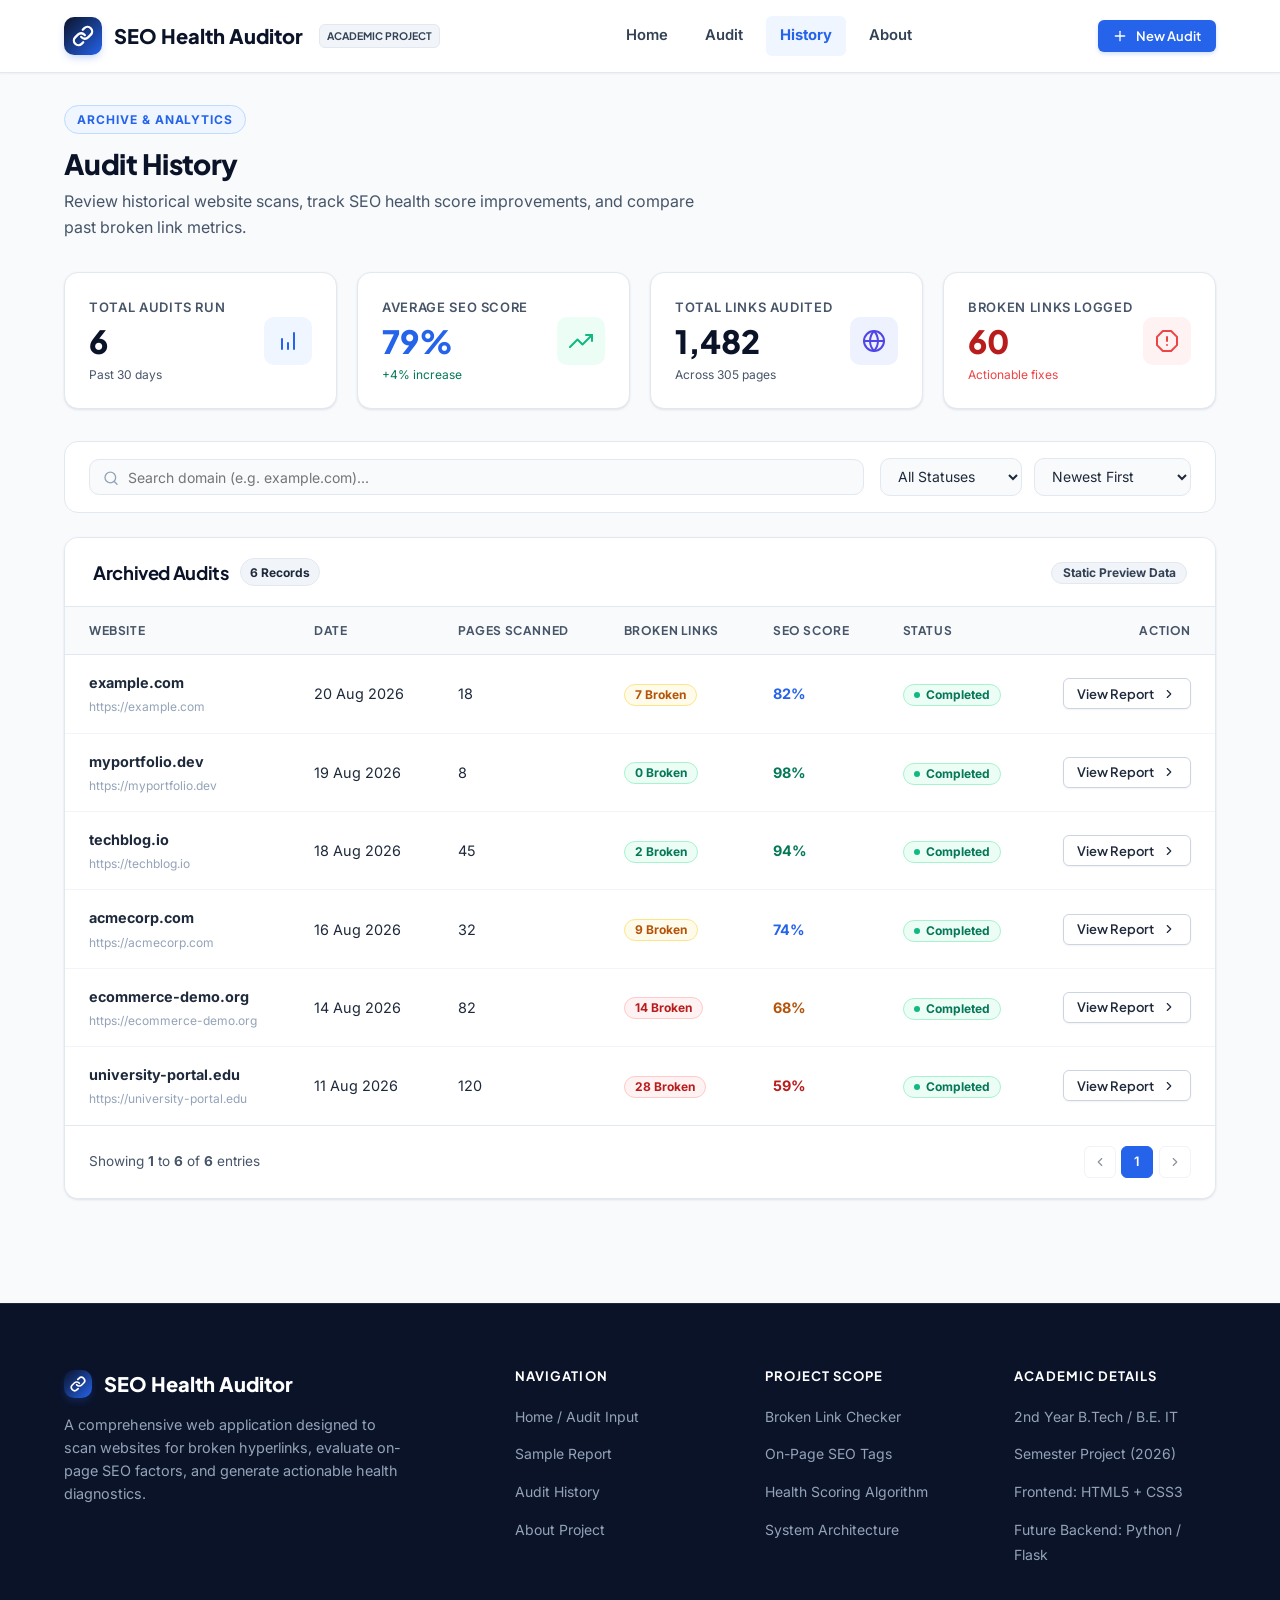
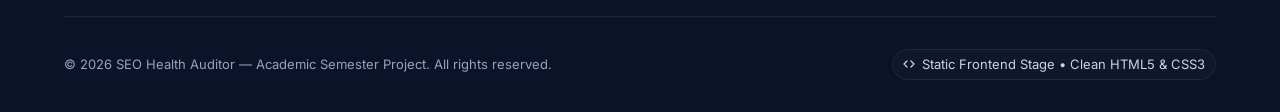
<file: history.html>
<!DOCTYPE html>
<html lang="en">
<head>
  <meta charset="UTF-8">
  <meta name="viewport" content="width=device-width, initial-scale=1.0">
  <meta name="description" content="View previous website audit reports, track SEO health score progression over time, and access archived crawl logs.">
  <title>Audit History — SEO Health Auditor</title>
  <link rel="stylesheet" href="css/style.css">
</head>
<body>

  <!-- Navigation Bar -->
  <header class="navbar">
    <div class="container navbar-container">
      <a href="index.html" class="brand-logo" aria-label="SEO Health Auditor Home">
        <div class="brand-icon">
          <svg width="22" height="22" viewBox="0 0 24 24" fill="none" stroke="currentColor" stroke-width="2.5" stroke-linecap="round" stroke-linejoin="round" aria-hidden="true">
            <path d="M10 13a5 5 0 0 0 7.54.54l3-3a5 5 0 0 0-7.07-7.07l-1.72 1.71"></path>
            <path d="M14 11a5 5 0 0 0-7.54-.54l-3 3a5 5 0 0 0 7.07 7.07l1.71-1.71"></path>
          </svg>
        </div>
        <span>SEO Health Auditor</span>
        <span class="brand-badge">Academic Project</span>
      </a>

      <nav aria-label="Main Navigation">
        <ul class="nav-menu">
          <li><a href="index.html" class="nav-link">Home</a></li>
          <li><a href="audit-results.html" class="nav-link">Audit</a></li>
          <li><a href="history.html" class="nav-link active">History</a></li>
          <li><a href="about.html" class="nav-link">About</a></li>
        </ul>
      </nav>

      <div class="nav-actions">
        <a href="index.html" class="btn btn-primary btn-sm">
          <svg width="16" height="16" viewBox="0 0 24 24" fill="none" stroke="currentColor" stroke-width="2" stroke-linecap="round" stroke-linejoin="round" aria-hidden="true">
            <line x1="12" y1="5" x2="12" y2="19"></line>
            <line x1="5" y1="12" x2="19" y2="12"></line>
          </svg>
          New Audit
        </a>
      </div>
    </div>
  </header>

  <!-- Main Content Area -->
  <main class="main-content">
    <div class="container">

      <!-- Page Header -->
      <section class="section-header">
        <span class="section-tag">Archive &amp; Analytics</span>
        <h1 class="section-title">Audit History</h1>
        <p class="section-subtitle">
          Review historical website scans, track SEO health score improvements, and compare past broken link metrics.
        </p>
      </section>

      <!-- History Summary Metrics -->
      <section class="metrics-grid" aria-label="Historical Summary Statistics">
        <div class="metric-card">
          <div class="metric-info">
            <span class="metric-label">Total Audits Run</span>
            <span class="metric-value">6</span>
            <span class="metric-subtext">Past 30 days</span>
          </div>
          <div class="metric-icon-box blue">
            <svg width="24" height="24" viewBox="0 0 24 24" fill="none" stroke="currentColor" stroke-width="2" stroke-linecap="round" stroke-linejoin="round" aria-hidden="true">
              <path d="M12 20v-6M6 20V10M18 20V4"></path>
            </svg>
          </div>
        </div>

        <div class="metric-card">
          <div class="metric-info">
            <span class="metric-label">Average SEO Score</span>
            <span class="metric-value" style="color: var(--primary);">79%</span>
            <span class="metric-subtext" style="color: var(--success-dark);">+4% increase</span>
          </div>
          <div class="metric-icon-box success">
            <svg width="24" height="24" viewBox="0 0 24 24" fill="none"
              stroke="currentColor" stroke-width="2"
              stroke-linecap="round" stroke-linejoin="round"
              aria-hidden="true">
          <polyline points="23 6 13.5 15.5 8.5 10.5 1 18"></polyline>
          <polyline points="17 6 23 6 23 12"></polyline>
          </svg>
        </div>
        </div>

        <div class="metric-card">
          <div class="metric-info">
            <span class="metric-label">Total Links Audited</span>
            <span class="metric-value">1,482</span>
            <span class="metric-subtext">Across 305 pages</span>
          </div>
          <div class="metric-icon-box indigo">
            <svg width="24" height="24" viewBox="0 0 24 24" fill="none" stroke="currentColor" stroke-width="2" stroke-linecap="round" stroke-linejoin="round" aria-hidden="true">
              <circle cx="12" cy="12" r="10"></circle>
              <line x1="2" y1="12" x2="22" y2="12"></line>
              <path d="M12 2a15.3 15.3 0 0 1 4 10 15.3 15.3 0 0 1-4 10 15.3 15.3 0 0 1-4-10 15.3 15.3 0 0 1 4-10z"></path>
            </svg>
          </div>
        </div>

        <div class="metric-card">
          <div class="metric-info">
            <span class="metric-label">Broken Links Logged</span>
            <span class="metric-value" style="color: var(--danger-dark);">60</span>
            <span class="metric-subtext" style="color: var(--danger);">Actionable fixes</span>
          </div>
          <div class="metric-icon-box danger">
            <svg width="24" height="24" viewBox="0 0 24 24" fill="none" stroke="currentColor" stroke-width="2" stroke-linecap="round" stroke-linejoin="round" aria-hidden="true">
              <polygon points="7.86 2 16.14 2 22 7.86 22 16.14 16.14 22 7.86 22 2 16.14 2 7.86 7.86 2"></polygon>
              <line x1="12" y1="8" x2="12" y2="12"></line>
              <line x1="12" y1="16" x2="12.01" y2="16"></line>
            </svg>
          </div>
        </div>
      </section>

      <!-- Filter and Search Bar -->
      <section class="filter-bar" aria-label="Search and Filter Audits">
        <div class="search-box-wrapper">
          <span class="search-box-icon" aria-hidden="true">
            <svg width="16" height="16" viewBox="0 0 24 24" fill="none" stroke="currentColor" stroke-width="2" stroke-linecap="round" stroke-linejoin="round">
              <circle cx="11" cy="11" r="8"></circle>
              <line x1="21" y1="21" x2="16.65" y2="16.65"></line>
            </svg>
          </span>
          <label for="search-domain" class="visually-hidden" style="position: absolute; width: 1px; height: 1px; padding: 0; margin: -1px; overflow: hidden; clip: rect(0, 0, 0, 0); border: 0;">Search domain</label>
          <input 
            type="text" 
            id="search-domain" 
            class="search-input" 
            placeholder="Search domain (e.g. example.com)..."
          >
        </div>

        <div class="filter-actions">
          <label for="filter-status" class="visually-hidden" style="position: absolute; width: 1px; height: 1px; padding: 0; margin: -1px; overflow: hidden; clip: rect(0, 0, 0, 0); border: 0;">Filter by Status</label>
          <select id="filter-status" class="filter-select">
            <option value="all">All Statuses</option>
            <option value="completed">Completed</option>
            <option value="in-progress">In Progress</option>
            <option value="failed">Failed</option>
          </select>

          <label for="sort-by" class="visually-hidden" style="position: absolute; width: 1px; height: 1px; padding: 0; margin: -1px; overflow: hidden; clip: rect(0, 0, 0, 0); border: 0;">Sort by</label>
          <select id="sort-by" class="filter-select">
            <option value="date-desc">Newest First</option>
            <option value="date-asc">Oldest First</option>
            <option value="score-desc">Highest Score</option>
            <option value="score-asc">Lowest Score</option>
          </select>
        </div>
      </section>

      <!-- History Table Data Card -->
      <section class="data-card" aria-label="Previous Audit Records">
        <div class="data-card-header">
          <div class="data-card-title-group">
            <h2 class="data-card-title">Archived Audits</h2>
            <span class="data-card-count">6 Records</span>
          </div>
          <div>
            <span class="badge badge-neutral">Static Preview Data</span>
          </div>
        </div>

        <div class="table-responsive">
          <table class="data-table">
            <thead>
              <tr>
                <th scope="col">Website</th>
                <th scope="col">Date</th>
                <th scope="col">Pages Scanned</th>
                <th scope="col">Broken Links</th>
                <th scope="col">SEO Score</th>
                <th scope="col">Status</th>
                <th scope="col" style="text-align: right;">Action</th>
              </tr>
            </thead>
            <tbody>
              <!-- Row 1: example.com -->
              <tr>
                <td>
                  <strong>example.com</strong>
                  <span class="table-subtext">https://example.com</span>
                </td>
                <td>20 Aug 2026</td>
                <td>18</td>
                <td>
                  <span class="badge badge-warning" style="font-weight: 700;">7 Broken</span>
                </td>
                <td>
                  <strong style="color: var(--primary);">82%</strong>
                </td>
                <td>
                  <span class="badge badge-success">
                    <span class="badge-dot" aria-hidden="true"></span>
                    Completed
                  </span>
                </td>
                <td style="text-align: right;">
                  <a href="audit-results.html" class="btn btn-secondary btn-sm">
                    View Report
                    <svg width="14" height="14" viewBox="0 0 24 24" fill="none" stroke="currentColor" stroke-width="2" stroke-linecap="round" stroke-linejoin="round" aria-hidden="true">
                      <polyline points="9 18 15 12 9 6"></polyline>
                    </svg>
                  </a>
                </td>
              </tr>

              <!-- Row 2: myportfolio.dev -->
              <tr>
                <td>
                  <strong>myportfolio.dev</strong>
                  <span class="table-subtext">https://myportfolio.dev</span>
                </td>
                <td>19 Aug 2026</td>
                <td>8</td>
                <td>
                  <span class="badge badge-success" style="font-weight: 700;">0 Broken</span>
                </td>
                <td>
                  <strong style="color: var(--success-dark);">98%</strong>
                </td>
                <td>
                  <span class="badge badge-success">
                    <span class="badge-dot" aria-hidden="true"></span>
                    Completed
                  </span>
                </td>
                <td style="text-align: right;">
                  <a href="audit-results.html" class="btn btn-secondary btn-sm">
                    View Report
                    <svg width="14" height="14" viewBox="0 0 24 24" fill="none" stroke="currentColor" stroke-width="2" stroke-linecap="round" stroke-linejoin="round" aria-hidden="true">
                      <polyline points="9 18 15 12 9 6"></polyline>
                    </svg>
                  </a>
                </td>
              </tr>

              <!-- Row 3: techblog.io -->
              <tr>
                <td>
                  <strong>techblog.io</strong>
                  <span class="table-subtext">https://techblog.io</span>
                </td>
                <td>18 Aug 2026</td>
                <td>45</td>
                <td>
                  <span class="badge badge-success" style="font-weight: 700;">2 Broken</span>
                </td>
                <td>
                  <strong style="color: var(--success-dark);">94%</strong>
                </td>
                <td>
                  <span class="badge badge-success">
                    <span class="badge-dot" aria-hidden="true"></span>
                    Completed
                  </span>
                </td>
                <td style="text-align: right;">
                  <a href="audit-results.html" class="btn btn-secondary btn-sm">
                    View Report
                    <svg width="14" height="14" viewBox="0 0 24 24" fill="none" stroke="currentColor" stroke-width="2" stroke-linecap="round" stroke-linejoin="round" aria-hidden="true">
                      <polyline points="9 18 15 12 9 6"></polyline>
                    </svg>
                  </a>
                </td>
              </tr>

              <!-- Row 4: acmecorp.com -->
              <tr>
                <td>
                  <strong>acmecorp.com</strong>
                  <span class="table-subtext">https://acmecorp.com</span>
                </td>
                <td>16 Aug 2026</td>
                <td>32</td>
                <td>
                  <span class="badge badge-warning" style="font-weight: 700;">9 Broken</span>
                </td>
                <td>
                  <strong style="color: var(--primary);">74%</strong>
                </td>
                <td>
                  <span class="badge badge-success">
                    <span class="badge-dot" aria-hidden="true"></span>
                    Completed
                  </span>
                </td>
                <td style="text-align: right;">
                  <a href="audit-results.html" class="btn btn-secondary btn-sm">
                    View Report
                    <svg width="14" height="14" viewBox="0 0 24 24" fill="none" stroke="currentColor" stroke-width="2" stroke-linecap="round" stroke-linejoin="round" aria-hidden="true">
                      <polyline points="9 18 15 12 9 6"></polyline>
                    </svg>
                  </a>
                </td>
              </tr>

              <!-- Row 5: ecommerce-demo.org -->
              <tr>
                <td>
                  <strong>ecommerce-demo.org</strong>
                  <span class="table-subtext">https://ecommerce-demo.org</span>
                </td>
                <td>14 Aug 2026</td>
                <td>82</td>
                <td>
                  <span class="badge badge-critical" style="font-weight: 700;">14 Broken</span>
                </td>
                <td>
                  <strong style="color: var(--warning-dark);">68%</strong>
                </td>
                <td>
                  <span class="badge badge-success">
                    <span class="badge-dot" aria-hidden="true"></span>
                    Completed
                  </span>
                </td>
                <td style="text-align: right;">
                  <a href="audit-results.html" class="btn btn-secondary btn-sm">
                    View Report
                    <svg width="14" height="14" viewBox="0 0 24 24" fill="none" stroke="currentColor" stroke-width="2" stroke-linecap="round" stroke-linejoin="round" aria-hidden="true">
                      <polyline points="9 18 15 12 9 6"></polyline>
                    </svg>
                  </a>
                </td>
              </tr>

              <!-- Row 6: university-portal.edu -->
              <tr>
                <td>
                  <strong>university-portal.edu</strong>
                  <span class="table-subtext">https://university-portal.edu</span>
                </td>
                <td>11 Aug 2026</td>
                <td>120</td>
                <td>
                  <span class="badge badge-critical" style="font-weight: 700;">28 Broken</span>
                </td>
                <td>
                  <strong style="color: var(--danger-dark);">59%</strong>
                </td>
                <td>
                  <span class="badge badge-success">
                    <span class="badge-dot" aria-hidden="true"></span>
                    Completed
                  </span>
                </td>
                <td style="text-align: right;">
                  <a href="audit-results.html" class="btn btn-secondary btn-sm">
                    View Report
                    <svg width="14" height="14" viewBox="0 0 24 24" fill="none" stroke="currentColor" stroke-width="2" stroke-linecap="round" stroke-linejoin="round" aria-hidden="true">
                      <polyline points="9 18 15 12 9 6"></polyline>
                    </svg>
                  </a>
                </td>
              </tr>
            </tbody>
          </table>
        </div>

        <!-- Pagination Bar -->
        <div class="pagination">
          <div class="pagination-info">
            Showing <strong>1</strong> to <strong>6</strong> of <strong>6</strong> entries
          </div>
          <div class="pagination-controls">
            <button type="button" class="page-btn" disabled style="opacity: 0.5; cursor: not-allowed;" aria-label="Previous Page">
              <svg width="14" height="14" viewBox="0 0 24 24" fill="none" stroke="currentColor" stroke-width="2" stroke-linecap="round" stroke-linejoin="round">
                <polyline points="15 18 9 12 15 6"></polyline>
              </svg>
            </button>
            <a href="#" class="page-btn active">1</a>
            <button type="button" class="page-btn" disabled style="opacity: 0.5; cursor: not-allowed;" aria-label="Next Page">
              <svg width="14" height="14" viewBox="0 0 24 24" fill="none" stroke="currentColor" stroke-width="2" stroke-linecap="round" stroke-linejoin="round">
                <polyline points="9 18 15 12 9 6"></polyline>
              </svg>
            </button>
          </div>
        </div>
      </section>

    </div>
  </main>

  <!-- Global Footer -->
  <footer class="site-footer">
    <div class="container">
      <div class="footer-top">
        <div>
          <div class="footer-brand-title">
            <div class="brand-icon" style="width: 28px; height: 28px;">
              <svg width="16" height="16" viewBox="0 0 24 24" fill="none" stroke="currentColor" stroke-width="2.5" stroke-linecap="round" stroke-linejoin="round" aria-hidden="true">
                <path d="M10 13a5 5 0 0 0 7.54.54l3-3a5 5 0 0 0-7.07-7.07l-1.72 1.71"></path>
                <path d="M14 11a5 5 0 0 0-7.54-.54l-3 3a5 5 0 0 0 7.07 7.07l1.71-1.71"></path>
              </svg>
            </div>
            <span>SEO Health Auditor</span>
          </div>
          <p class="footer-desc">
            A comprehensive web application designed to scan websites for broken hyperlinks, evaluate on-page SEO factors, and generate actionable health diagnostics.
          </p>
        </div>

        <div>
          <h4 class="footer-column-title">Navigation</h4>
          <ul class="footer-links">
            <li><a href="index.html" class="footer-link">Home / Audit Input</a></li>
            <li><a href="audit-results.html" class="footer-link">Sample Report</a></li>
            <li><a href="history.html" class="footer-link">Audit History</a></li>
            <li><a href="about.html" class="footer-link">About Project</a></li>
          </ul>
        </div>

        <div>
          <h4 class="footer-column-title">Project Scope</h4>
          <ul class="footer-links">
            <li><a href="audit-results.html#broken-links" class="footer-link">Broken Link Checker</a></li>
            <li><a href="audit-results.html#seo-issues" class="footer-link">On-Page SEO Tags</a></li>
            <li><a href="audit-results.html#health-score" class="footer-link">Health Scoring Algorithm</a></li>
            <li><a href="about.html#architecture" class="footer-link">System Architecture</a></li>
          </ul>
        </div>

        <div>
          <h4 class="footer-column-title">Academic Details</h4>
          <ul class="footer-links">
            <li><span class="footer-link" style="cursor: default;">2nd Year B.Tech / B.E. IT</span></li>
            <li><span class="footer-link" style="cursor: default;">Semester Project (2026)</span></li>
            <li><span class="footer-link" style="cursor: default;">Frontend: HTML5 + CSS3</span></li>
            <li><span class="footer-link" style="cursor: default;">Future Backend: Python / Flask</span></li>
          </ul>
        </div>
      </div>

      <div class="footer-bottom">
        <div>
          &copy; 2026 SEO Health Auditor — Academic Semester Project. All rights reserved.
        </div>
        <div>
          <span class="footer-tag">
            <svg width="12" height="12" viewBox="0 0 24 24" fill="none" stroke="currentColor" stroke-width="2.5" stroke-linecap="round" stroke-linejoin="round" aria-hidden="true">
              <polyline points="16 18 22 12 16 6"></polyline>
              <polyline points="8 6 2 12 8 18"></polyline>
            </svg>
            Static Frontend Stage • Clean HTML5 &amp; CSS3
          </span>
        </div>
      </div>
    </div>
  </footer>

</body>
</html>
</file>
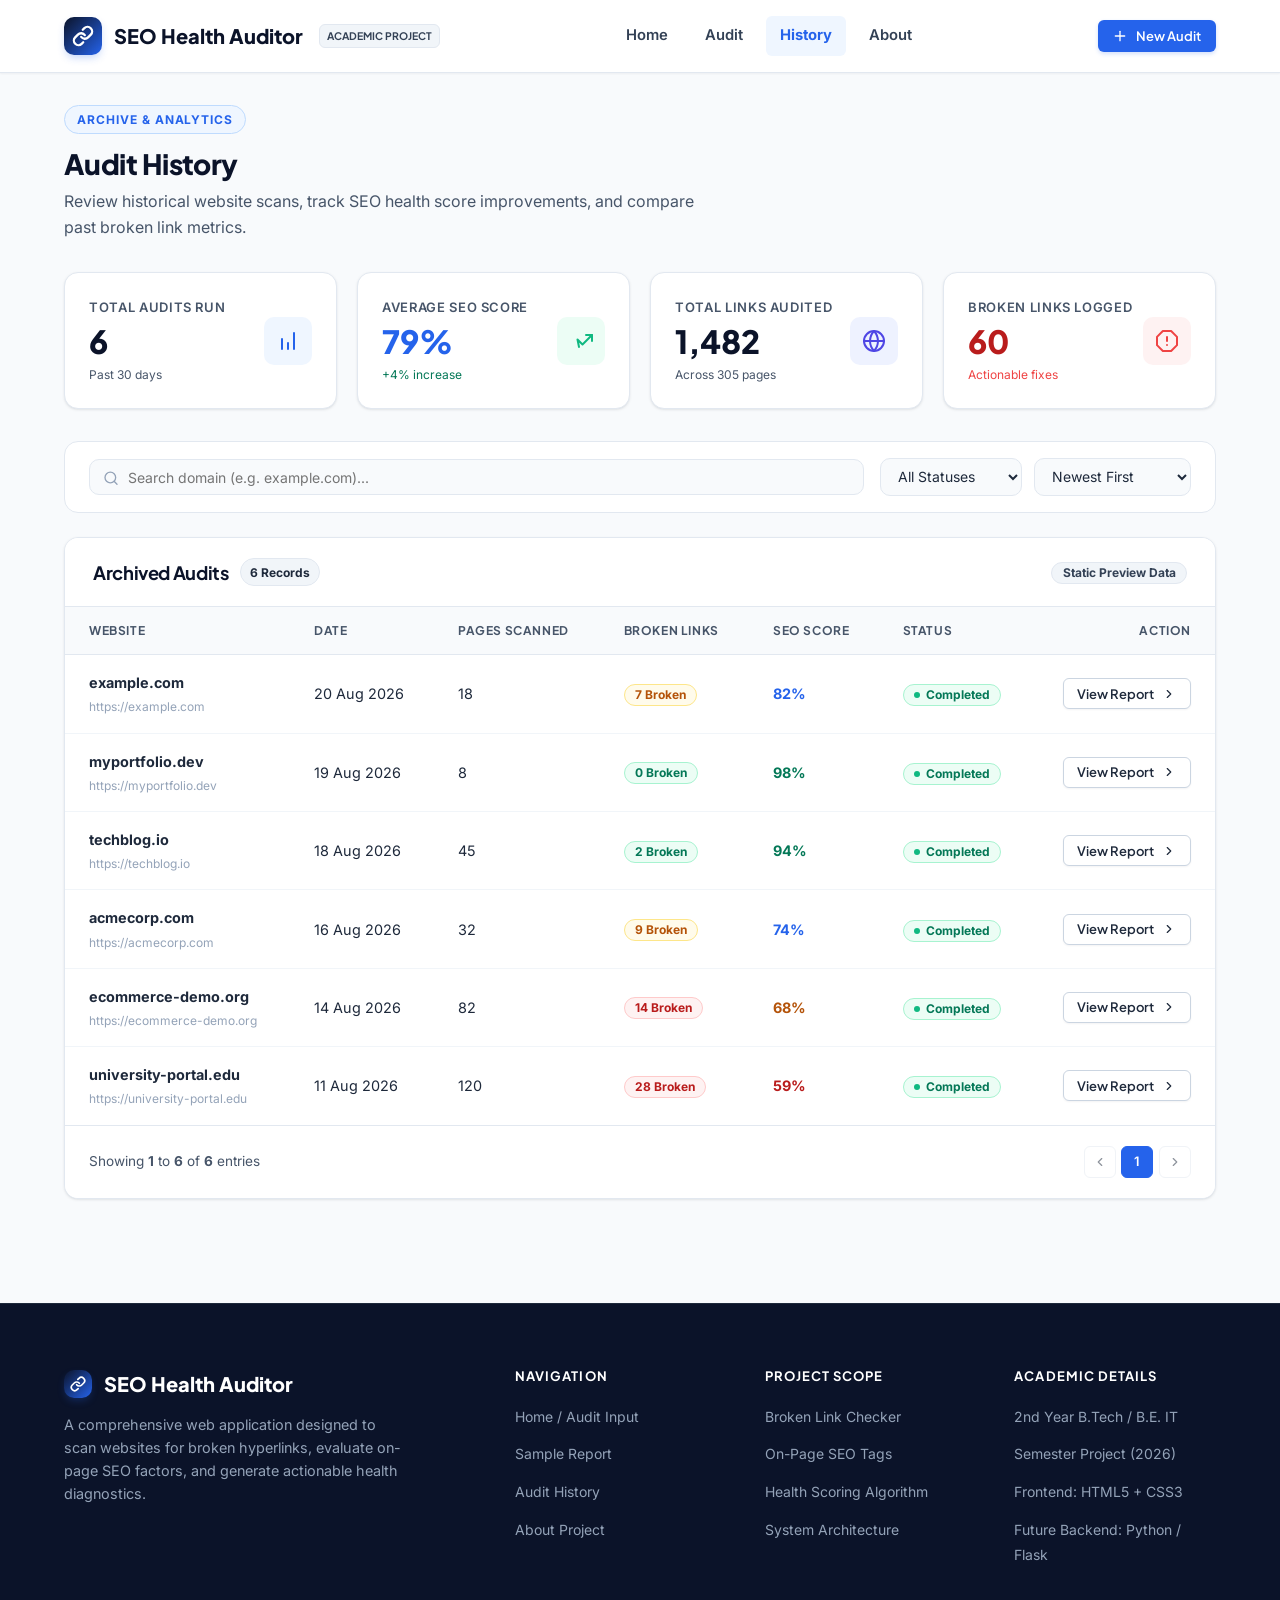
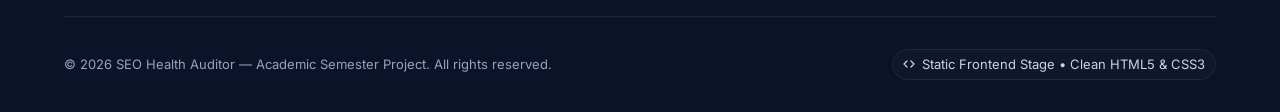
<file: website-seo-audit-tool/history.html>
<!DOCTYPE html>
<html lang="en">
<head>
  <meta charset="UTF-8">
  <meta name="viewport" content="width=device-width, initial-scale=1.0">
  <meta name="description" content="View previous website audit reports, track SEO health score progression over time, and access archived crawl logs.">
  <title>Audit History — SEO Health Auditor</title>
  <link rel="stylesheet" href="css/style.css">
</head>
<body>

  <!-- Navigation Bar -->
  <header class="navbar">
    <div class="container navbar-container">
      <a href="index.html" class="brand-logo" aria-label="SEO Health Auditor Home">
        <div class="brand-icon">
          <svg width="22" height="22" viewBox="0 0 24 24" fill="none" stroke="currentColor" stroke-width="2.5" stroke-linecap="round" stroke-linejoin="round" aria-hidden="true">
            <path d="M10 13a5 5 0 0 0 7.54.54l3-3a5 5 0 0 0-7.07-7.07l-1.72 1.71"></path>
            <path d="M14 11a5 5 0 0 0-7.54-.54l-3 3a5 5 0 0 0 7.07 7.07l1.71-1.71"></path>
          </svg>
        </div>
        <span>SEO Health Auditor</span>
        <span class="brand-badge">Academic Project</span>
      </a>

      <nav aria-label="Main Navigation">
        <ul class="nav-menu">
          <li><a href="index.html" class="nav-link">Home</a></li>
          <li><a href="audit-results.html" class="nav-link">Audit</a></li>
          <li><a href="history.html" class="nav-link active">History</a></li>
          <li><a href="about.html" class="nav-link">About</a></li>
        </ul>
      </nav>

      <div class="nav-actions">
        <a href="index.html" class="btn btn-primary btn-sm">
          <svg width="16" height="16" viewBox="0 0 24 24" fill="none" stroke="currentColor" stroke-width="2" stroke-linecap="round" stroke-linejoin="round" aria-hidden="true">
            <line x1="12" y1="5" x2="12" y2="19"></line>
            <line x1="5" y1="12" x2="19" y2="12"></line>
          </svg>
          New Audit
        </a>
      </div>
    </div>
  </header>

  <!-- Main Content Area -->
  <main class="main-content">
    <div class="container">

      <!-- Page Header -->
      <section class="section-header">
        <span class="section-tag">Archive &amp; Analytics</span>
        <h1 class="section-title">Audit History</h1>
        <p class="section-subtitle">
          Review historical website scans, track SEO health score improvements, and compare past broken link metrics.
        </p>
      </section>

      <!-- History Summary Metrics -->
      <section class="metrics-grid" aria-label="Historical Summary Statistics">
        <div class="metric-card">
          <div class="metric-info">
            <span class="metric-label">Total Audits Run</span>
            <span class="metric-value">6</span>
            <span class="metric-subtext">Past 30 days</span>
          </div>
          <div class="metric-icon-box blue">
            <svg width="24" height="24" viewBox="0 0 24 24" fill="none" stroke="currentColor" stroke-width="2" stroke-linecap="round" stroke-linejoin="round" aria-hidden="true">
              <path d="M12 20v-6M6 20V10M18 20V4"></path>
            </svg>
          </div>
        </div>

        <div class="metric-card">
          <div class="metric-info">
            <span class="metric-label">Average SEO Score</span>
            <span class="metric-value" style="color: var(--primary);">79%</span>
            <span class="metric-subtext" style="color: var(--success-dark);">+4% increase</span>
          </div>
          <div class="metric-icon-box success">
            <svg width="24" height="24" viewBox="0 0 24 24" fill="none" stroke="currentColor" stroke-width="2" stroke-linecap="round" stroke-linejoin="round" aria-hidden="true">
              <polyline points="23 6 13.5 15.5 8.5 10.5 10 18"></polyline>
              <polyline points="17 6 23 6 23 12"></polyline>
            </svg>
          </div>
        </div>

        <div class="metric-card">
          <div class="metric-info">
            <span class="metric-label">Total Links Audited</span>
            <span class="metric-value">1,482</span>
            <span class="metric-subtext">Across 305 pages</span>
          </div>
          <div class="metric-icon-box indigo">
            <svg width="24" height="24" viewBox="0 0 24 24" fill="none" stroke="currentColor" stroke-width="2" stroke-linecap="round" stroke-linejoin="round" aria-hidden="true">
              <circle cx="12" cy="12" r="10"></circle>
              <line x1="2" y1="12" x2="22" y2="12"></line>
              <path d="M12 2a15.3 15.3 0 0 1 4 10 15.3 15.3 0 0 1-4 10 15.3 15.3 0 0 1-4-10 15.3 15.3 0 0 1 4-10z"></path>
            </svg>
          </div>
        </div>

        <div class="metric-card">
          <div class="metric-info">
            <span class="metric-label">Broken Links Logged</span>
            <span class="metric-value" style="color: var(--danger-dark);">60</span>
            <span class="metric-subtext" style="color: var(--danger);">Actionable fixes</span>
          </div>
          <div class="metric-icon-box danger">
            <svg width="24" height="24" viewBox="0 0 24 24" fill="none" stroke="currentColor" stroke-width="2" stroke-linecap="round" stroke-linejoin="round" aria-hidden="true">
              <polygon points="7.86 2 16.14 2 22 7.86 22 16.14 16.14 22 7.86 22 2 16.14 2 7.86 7.86 2"></polygon>
              <line x1="12" y1="8" x2="12" y2="12"></line>
              <line x1="12" y1="16" x2="12.01" y2="16"></line>
            </svg>
          </div>
        </div>
      </section>

      <!-- Filter and Search Bar -->
      <section class="filter-bar" aria-label="Search and Filter Audits">
        <div class="search-box-wrapper">
          <span class="search-box-icon" aria-hidden="true">
            <svg width="16" height="16" viewBox="0 0 24 24" fill="none" stroke="currentColor" stroke-width="2" stroke-linecap="round" stroke-linejoin="round">
              <circle cx="11" cy="11" r="8"></circle>
              <line x1="21" y1="21" x2="16.65" y2="16.65"></line>
            </svg>
          </span>
          <label for="search-domain" class="visually-hidden" style="position: absolute; width: 1px; height: 1px; padding: 0; margin: -1px; overflow: hidden; clip: rect(0, 0, 0, 0); border: 0;">Search domain</label>
          <input 
            type="text" 
            id="search-domain" 
            class="search-input" 
            placeholder="Search domain (e.g. example.com)..."
          >
        </div>

        <div class="filter-actions">
          <label for="filter-status" class="visually-hidden" style="position: absolute; width: 1px; height: 1px; padding: 0; margin: -1px; overflow: hidden; clip: rect(0, 0, 0, 0); border: 0;">Filter by Status</label>
          <select id="filter-status" class="filter-select">
            <option value="all">All Statuses</option>
            <option value="completed">Completed</option>
            <option value="in-progress">In Progress</option>
            <option value="failed">Failed</option>
          </select>

          <label for="sort-by" class="visually-hidden" style="position: absolute; width: 1px; height: 1px; padding: 0; margin: -1px; overflow: hidden; clip: rect(0, 0, 0, 0); border: 0;">Sort by</label>
          <select id="sort-by" class="filter-select">
            <option value="date-desc">Newest First</option>
            <option value="date-asc">Oldest First</option>
            <option value="score-desc">Highest Score</option>
            <option value="score-asc">Lowest Score</option>
          </select>
        </div>
      </section>

      <!-- History Table Data Card -->
      <section class="data-card" aria-label="Previous Audit Records">
        <div class="data-card-header">
          <div class="data-card-title-group">
            <h2 class="data-card-title">Archived Audits</h2>
            <span class="data-card-count">6 Records</span>
          </div>
          <div>
            <span class="badge badge-neutral">Static Preview Data</span>
          </div>
        </div>

        <div class="table-responsive">
          <table class="data-table">
            <thead>
              <tr>
                <th scope="col">Website</th>
                <th scope="col">Date</th>
                <th scope="col">Pages Scanned</th>
                <th scope="col">Broken Links</th>
                <th scope="col">SEO Score</th>
                <th scope="col">Status</th>
                <th scope="col" style="text-align: right;">Action</th>
              </tr>
            </thead>
            <tbody>
              <!-- Row 1: example.com -->
              <tr>
                <td>
                  <strong>example.com</strong>
                  <span class="table-subtext">https://example.com</span>
                </td>
                <td>20 Aug 2026</td>
                <td>18</td>
                <td>
                  <span class="badge badge-warning" style="font-weight: 700;">7 Broken</span>
                </td>
                <td>
                  <strong style="color: var(--primary);">82%</strong>
                </td>
                <td>
                  <span class="badge badge-success">
                    <span class="badge-dot" aria-hidden="true"></span>
                    Completed
                  </span>
                </td>
                <td style="text-align: right;">
                  <a href="audit-results.html" class="btn btn-secondary btn-sm">
                    View Report
                    <svg width="14" height="14" viewBox="0 0 24 24" fill="none" stroke="currentColor" stroke-width="2" stroke-linecap="round" stroke-linejoin="round" aria-hidden="true">
                      <polyline points="9 18 15 12 9 6"></polyline>
                    </svg>
                  </a>
                </td>
              </tr>

              <!-- Row 2: myportfolio.dev -->
              <tr>
                <td>
                  <strong>myportfolio.dev</strong>
                  <span class="table-subtext">https://myportfolio.dev</span>
                </td>
                <td>19 Aug 2026</td>
                <td>8</td>
                <td>
                  <span class="badge badge-success" style="font-weight: 700;">0 Broken</span>
                </td>
                <td>
                  <strong style="color: var(--success-dark);">98%</strong>
                </td>
                <td>
                  <span class="badge badge-success">
                    <span class="badge-dot" aria-hidden="true"></span>
                    Completed
                  </span>
                </td>
                <td style="text-align: right;">
                  <a href="audit-results.html" class="btn btn-secondary btn-sm">
                    View Report
                    <svg width="14" height="14" viewBox="0 0 24 24" fill="none" stroke="currentColor" stroke-width="2" stroke-linecap="round" stroke-linejoin="round" aria-hidden="true">
                      <polyline points="9 18 15 12 9 6"></polyline>
                    </svg>
                  </a>
                </td>
              </tr>

              <!-- Row 3: techblog.io -->
              <tr>
                <td>
                  <strong>techblog.io</strong>
                  <span class="table-subtext">https://techblog.io</span>
                </td>
                <td>18 Aug 2026</td>
                <td>45</td>
                <td>
                  <span class="badge badge-success" style="font-weight: 700;">2 Broken</span>
                </td>
                <td>
                  <strong style="color: var(--success-dark);">94%</strong>
                </td>
                <td>
                  <span class="badge badge-success">
                    <span class="badge-dot" aria-hidden="true"></span>
                    Completed
                  </span>
                </td>
                <td style="text-align: right;">
                  <a href="audit-results.html" class="btn btn-secondary btn-sm">
                    View Report
                    <svg width="14" height="14" viewBox="0 0 24 24" fill="none" stroke="currentColor" stroke-width="2" stroke-linecap="round" stroke-linejoin="round" aria-hidden="true">
                      <polyline points="9 18 15 12 9 6"></polyline>
                    </svg>
                  </a>
                </td>
              </tr>

              <!-- Row 4: acmecorp.com -->
              <tr>
                <td>
                  <strong>acmecorp.com</strong>
                  <span class="table-subtext">https://acmecorp.com</span>
                </td>
                <td>16 Aug 2026</td>
                <td>32</td>
                <td>
                  <span class="badge badge-warning" style="font-weight: 700;">9 Broken</span>
                </td>
                <td>
                  <strong style="color: var(--primary);">74%</strong>
                </td>
                <td>
                  <span class="badge badge-success">
                    <span class="badge-dot" aria-hidden="true"></span>
                    Completed
                  </span>
                </td>
                <td style="text-align: right;">
                  <a href="audit-results.html" class="btn btn-secondary btn-sm">
                    View Report
                    <svg width="14" height="14" viewBox="0 0 24 24" fill="none" stroke="currentColor" stroke-width="2" stroke-linecap="round" stroke-linejoin="round" aria-hidden="true">
                      <polyline points="9 18 15 12 9 6"></polyline>
                    </svg>
                  </a>
                </td>
              </tr>

              <!-- Row 5: ecommerce-demo.org -->
              <tr>
                <td>
                  <strong>ecommerce-demo.org</strong>
                  <span class="table-subtext">https://ecommerce-demo.org</span>
                </td>
                <td>14 Aug 2026</td>
                <td>82</td>
                <td>
                  <span class="badge badge-critical" style="font-weight: 700;">14 Broken</span>
                </td>
                <td>
                  <strong style="color: var(--warning-dark);">68%</strong>
                </td>
                <td>
                  <span class="badge badge-success">
                    <span class="badge-dot" aria-hidden="true"></span>
                    Completed
                  </span>
                </td>
                <td style="text-align: right;">
                  <a href="audit-results.html" class="btn btn-secondary btn-sm">
                    View Report
                    <svg width="14" height="14" viewBox="0 0 24 24" fill="none" stroke="currentColor" stroke-width="2" stroke-linecap="round" stroke-linejoin="round" aria-hidden="true">
                      <polyline points="9 18 15 12 9 6"></polyline>
                    </svg>
                  </a>
                </td>
              </tr>

              <!-- Row 6: university-portal.edu -->
              <tr>
                <td>
                  <strong>university-portal.edu</strong>
                  <span class="table-subtext">https://university-portal.edu</span>
                </td>
                <td>11 Aug 2026</td>
                <td>120</td>
                <td>
                  <span class="badge badge-critical" style="font-weight: 700;">28 Broken</span>
                </td>
                <td>
                  <strong style="color: var(--danger-dark);">59%</strong>
                </td>
                <td>
                  <span class="badge badge-success">
                    <span class="badge-dot" aria-hidden="true"></span>
                    Completed
                  </span>
                </td>
                <td style="text-align: right;">
                  <a href="audit-results.html" class="btn btn-secondary btn-sm">
                    View Report
                    <svg width="14" height="14" viewBox="0 0 24 24" fill="none" stroke="currentColor" stroke-width="2" stroke-linecap="round" stroke-linejoin="round" aria-hidden="true">
                      <polyline points="9 18 15 12 9 6"></polyline>
                    </svg>
                  </a>
                </td>
              </tr>
            </tbody>
          </table>
        </div>

        <!-- Pagination Bar -->
        <div class="pagination">
          <div class="pagination-info">
            Showing <strong>1</strong> to <strong>6</strong> of <strong>6</strong> entries
          </div>
          <div class="pagination-controls">
            <button type="button" class="page-btn" disabled style="opacity: 0.5; cursor: not-allowed;" aria-label="Previous Page">
              <svg width="14" height="14" viewBox="0 0 24 24" fill="none" stroke="currentColor" stroke-width="2" stroke-linecap="round" stroke-linejoin="round">
                <polyline points="15 18 9 12 15 6"></polyline>
              </svg>
            </button>
            <a href="#" class="page-btn active">1</a>
            <button type="button" class="page-btn" disabled style="opacity: 0.5; cursor: not-allowed;" aria-label="Next Page">
              <svg width="14" height="14" viewBox="0 0 24 24" fill="none" stroke="currentColor" stroke-width="2" stroke-linecap="round" stroke-linejoin="round">
                <polyline points="9 18 15 12 9 6"></polyline>
              </svg>
            </button>
          </div>
        </div>
      </section>

    </div>
  </main>

  <!-- Global Footer -->
  <footer class="site-footer">
    <div class="container">
      <div class="footer-top">
        <div>
          <div class="footer-brand-title">
            <div class="brand-icon" style="width: 28px; height: 28px;">
              <svg width="16" height="16" viewBox="0 0 24 24" fill="none" stroke="currentColor" stroke-width="2.5" stroke-linecap="round" stroke-linejoin="round" aria-hidden="true">
                <path d="M10 13a5 5 0 0 0 7.54.54l3-3a5 5 0 0 0-7.07-7.07l-1.72 1.71"></path>
                <path d="M14 11a5 5 0 0 0-7.54-.54l-3 3a5 5 0 0 0 7.07 7.07l1.71-1.71"></path>
              </svg>
            </div>
            <span>SEO Health Auditor</span>
          </div>
          <p class="footer-desc">
            A comprehensive web application designed to scan websites for broken hyperlinks, evaluate on-page SEO factors, and generate actionable health diagnostics.
          </p>
        </div>

        <div>
          <h4 class="footer-column-title">Navigation</h4>
          <ul class="footer-links">
            <li><a href="index.html" class="footer-link">Home / Audit Input</a></li>
            <li><a href="audit-results.html" class="footer-link">Sample Report</a></li>
            <li><a href="history.html" class="footer-link">Audit History</a></li>
            <li><a href="about.html" class="footer-link">About Project</a></li>
          </ul>
        </div>

        <div>
          <h4 class="footer-column-title">Project Scope</h4>
          <ul class="footer-links">
            <li><a href="audit-results.html#broken-links" class="footer-link">Broken Link Checker</a></li>
            <li><a href="audit-results.html#seo-issues" class="footer-link">On-Page SEO Tags</a></li>
            <li><a href="audit-results.html#health-score" class="footer-link">Health Scoring Algorithm</a></li>
            <li><a href="about.html#architecture" class="footer-link">System Architecture</a></li>
          </ul>
        </div>

        <div>
          <h4 class="footer-column-title">Academic Details</h4>
          <ul class="footer-links">
            <li><span class="footer-link" style="cursor: default;">2nd Year B.Tech / B.E. IT</span></li>
            <li><span class="footer-link" style="cursor: default;">Semester Project (2026)</span></li>
            <li><span class="footer-link" style="cursor: default;">Frontend: HTML5 + CSS3</span></li>
            <li><span class="footer-link" style="cursor: default;">Future Backend: Python / Flask</span></li>
          </ul>
        </div>
      </div>

      <div class="footer-bottom">
        <div>
          &copy; 2026 SEO Health Auditor — Academic Semester Project. All rights reserved.
        </div>
        <div>
          <span class="footer-tag">
            <svg width="12" height="12" viewBox="0 0 24 24" fill="none" stroke="currentColor" stroke-width="2.5" stroke-linecap="round" stroke-linejoin="round" aria-hidden="true">
              <polyline points="16 18 22 12 16 6"></polyline>
              <polyline points="8 6 2 12 8 18"></polyline>
            </svg>
            Static Frontend Stage • Clean HTML5 &amp; CSS3
          </span>
        </div>
      </div>
    </div>
  </footer>

</body>
</html>
</file>
<file: css/style.css>
/* ==========================================================================
   SEO Health Auditor - Master Stylesheet
   Pure CSS3 Design System for Website Broken Link & SEO Health Audit Tool
   ========================================================================== */

/* --------------------------------------------------------------------------
   1. Google Font Import & CSS Variables (Design Tokens)
   -------------------------------------------------------------------------- */
@import url('https://fonts.googleapis.com/css2?family=Plus+Jakarta+Sans:wght@400;500;600;700;800&family=Inter:wght@400;500;600;700&family=JetBrains+Mono:wght@400;500;600&display=swap');

:root {
  /* Color Palette - Deep Navy & Slate Theme */
  --bg-primary: #f8fafc;
  --bg-surface: #ffffff;
  --bg-subtle: #f1f5f9;
  --bg-elevated: #ffffff;
  
  --navy-900: #0b1329;
  --navy-800: #0f172a;
  --navy-700: #1e293b;
  --navy-600: #334155;
  --navy-500: #475569;
  
  --slate-400: #94a3b8;
  --slate-300: #cbd5e1;
  --slate-200: #e2e8f0;
  --slate-100: #f1f5f9;
  --slate-50: #f8fafc;

  /* Accent Blue */
  --primary: #2563eb;
  --primary-hover: #1d4ed8;
  --primary-light: #eff6ff;
  --primary-border: #bfdbfe;

  /* Status Colors */
  --success: #10b981;
  --success-dark: #047857;
  --success-light: #ecfdf5;
  --success-border: #a7f3d0;

  --warning: #f59e0b;
  --warning-dark: #b45309;
  --warning-light: #fffbeb;
  --warning-border: #fde68a;

  --danger: #ef4444;
  --danger-dark: #b91c1c;
  --danger-light: #fef2f2;
  --danger-border: #fecaca;

  --info: #0ea5e9;
  --info-dark: #0369a1;
  --info-light: #f0f9ff;
  --info-border: #bae6fd;

  /* Typography */
  --font-heading: 'Plus Jakarta Sans', -apple-system, BlinkMacSystemFont, 'Segoe UI', Roboto, sans-serif;
  --font-body: 'Inter', -apple-system, BlinkMacSystemFont, 'Segoe UI', Roboto, sans-serif;
  --font-mono: 'JetBrains Mono', monospace;

  /* Shadows */
  --shadow-xs: 0 1px 2px 0 rgba(15, 23, 42, 0.05);
  --shadow-sm: 0 1px 3px 0 rgba(15, 23, 42, 0.08), 0 1px 2px -1px rgba(15, 23, 42, 0.08);
  --shadow-md: 0 4px 6px -1px rgba(15, 23, 42, 0.08), 0 2px 4px -2px rgba(15, 23, 42, 0.06);
  --shadow-lg: 0 10px 15px -3px rgba(15, 23, 42, 0.08), 0 4px 6px -4px rgba(15, 23, 42, 0.04);
  --shadow-xl: 0 20px 25px -5px rgba(15, 23, 42, 0.08), 0 8px 10px -6px rgba(15, 23, 42, 0.04);

  /* Borders & Radius */
  --radius-sm: 6px;
  --radius-md: 10px;
  --radius-lg: 14px;
  --radius-xl: 20px;
  --radius-full: 9999px;
  --border-color: #e2e8f0;

  /* Layout Container */
  --max-width: 1200px;
  --transition-fast: 0.15s ease-in-out;
  --transition-normal: 0.25s ease-in-out;
}

/* --------------------------------------------------------------------------
   2. Reset & Global Styles
   -------------------------------------------------------------------------- */
*, *::before, *::after {
  box-sizing: border-box;
  margin: 0;
  padding: 0;
}

html {
  font-size: 16px;
  scroll-behavior: smooth;
}

body {
  font-family: var(--font-body);
  background-color: var(--bg-primary);
  color: var(--navy-700);
  line-height: 1.6;
  min-height: 100vh;
  display: flex;
  flex-direction: column;
  -webkit-font-smoothing: antialiased;
  -moz-osx-font-smoothing: grayscale;
}

/* Typography Base */
h1, h2, h3, h4, h5, h6 {
  font-family: var(--font-heading);
  color: var(--navy-900);
  font-weight: 700;
  line-height: 1.25;
  letter-spacing: -0.02em;
}

p {
  color: var(--navy-600);
}

a {
  color: var(--primary);
  text-decoration: none;
  transition: color var(--transition-fast);
}

a:hover {
  color: var(--primary-hover);
}

img, svg {
  vertical-align: middle;
  max-width: 100%;
}

code {
  font-family: var(--font-mono);
  font-size: 0.875em;
  background-color: var(--slate-100);
  color: var(--navy-800);
  padding: 0.15rem 0.4rem;
  border-radius: var(--radius-sm);
  border: 1px solid var(--slate-200);
}

/* --------------------------------------------------------------------------
   3. Container & Layout Utilities
   -------------------------------------------------------------------------- */
.container {
  width: 100%;
  max-width: var(--max-width);
  margin-left: auto;
  margin-right: auto;
  padding-left: 1.5rem;
  padding-right: 1.5rem;
}

.main-content {
  flex: 1 0 auto;
  padding-top: 2rem;
  padding-bottom: 4rem;
}

.section-header {
  margin-bottom: 2rem;
}

.section-tag {
  display: inline-flex;
  align-items: center;
  gap: 0.4rem;
  font-size: 0.75rem;
  font-weight: 700;
  text-transform: uppercase;
  letter-spacing: 0.08em;
  color: var(--primary);
  background-color: var(--primary-light);
  border: 1px solid var(--primary-border);
  padding: 0.25rem 0.75rem;
  border-radius: var(--radius-full);
  margin-bottom: 0.75rem;
}

.section-title {
  font-size: 1.75rem;
  font-weight: 800;
  color: var(--navy-900);
  margin-bottom: 0.5rem;
}

.section-subtitle {
  font-size: 1rem;
  color: var(--navy-500);
  max-width: 650px;
}

/* --------------------------------------------------------------------------
   4. Header & Navigation Bar
   -------------------------------------------------------------------------- */
.navbar {
  background-color: #ffffff;
  border-bottom: 1px solid var(--border-color);
  position: sticky;
  top: 0;
  z-index: 1000;
  box-shadow: var(--shadow-xs);
}

.navbar-container {
  display: flex;
  align-items: center;
  justify-content: space-between;
  height: 72px;
}

.brand-logo {
  display: flex;
  align-items: center;
  gap: 0.75rem;
  font-family: var(--font-heading);
  font-weight: 800;
  font-size: 1.25rem;
  color: var(--navy-900);
  text-decoration: none;
}

.brand-icon {
  width: 38px;
  height: 38px;
  background: linear-gradient(135deg, var(--navy-900) 0%, var(--primary) 100%);
  border-radius: var(--radius-md);
  display: flex;
  align-items: center;
  justify-content: center;
  color: #ffffff;
  box-shadow: 0 4px 8px -2px rgba(37, 99, 235, 0.3);
}

.brand-badge {
  font-size: 0.65rem;
  font-weight: 700;
  text-transform: uppercase;
  background-color: var(--slate-100);
  color: var(--navy-600);
  padding: 0.15rem 0.45rem;
  border-radius: var(--radius-sm);
  border: 1px solid var(--slate-200);
  margin-left: 0.25rem;
}

.nav-menu {
  display: flex;
  align-items: center;
  gap: 0.5rem;
  list-style: none;
}

.nav-link {
  display: inline-flex;
  align-items: center;
  gap: 0.4rem;
  padding: 0.5rem 0.9rem;
  font-size: 0.925rem;
  font-weight: 600;
  color: var(--navy-600);
  border-radius: var(--radius-sm);
  transition: all var(--transition-fast);
}

.nav-link:hover {
  color: var(--primary);
  background-color: var(--primary-light);
}

.nav-link.active {
  color: var(--primary);
  background-color: var(--primary-light);
  font-weight: 700;
}

.nav-actions {
  display: flex;
  align-items: center;
  gap: 0.75rem;
}

/* --------------------------------------------------------------------------
   5. Buttons
   -------------------------------------------------------------------------- */
.btn {
  display: inline-flex;
  align-items: center;
  justify-content: center;
  gap: 0.5rem;
  font-family: var(--font-heading);
  font-size: 0.925rem;
  font-weight: 600;
  padding: 0.65rem 1.25rem;
  border-radius: var(--radius-md);
  border: 1px solid transparent;
  cursor: pointer;
  text-decoration: none;
  transition: all var(--transition-fast);
  line-height: 1.25;
  white-space: nowrap;
}

.btn-primary {
  background-color: var(--primary);
  color: #ffffff;
  box-shadow: 0 2px 4px rgba(37, 99, 235, 0.2);
}

.btn-primary:hover {
  background-color: var(--primary-hover);
  color: #ffffff;
  box-shadow: 0 4px 8px rgba(37, 99, 235, 0.3);
  transform: translateY(-1px);
}

.btn-secondary {
  background-color: #ffffff;
  color: var(--navy-700);
  border-color: var(--slate-300);
  box-shadow: var(--shadow-xs);
}

.btn-secondary:hover {
  background-color: var(--slate-50);
  border-color: var(--slate-400);
  color: var(--navy-900);
}

.btn-sm {
  font-size: 0.8125rem;
  padding: 0.4rem 0.85rem;
  border-radius: var(--radius-sm);
}

.btn-lg {
  font-size: 1rem;
  padding: 0.875rem 1.75rem;
  border-radius: var(--radius-lg);
}

.btn-icon {
  width: 36px;
  height: 36px;
  padding: 0;
  border-radius: var(--radius-sm);
}

/* --------------------------------------------------------------------------
   6. Form Elements & Hero Input
   -------------------------------------------------------------------------- */
.form-group {
  display: flex;
  flex-direction: column;
  gap: 0.4rem;
  margin-bottom: 1.25rem;
}

.form-label {
  font-size: 0.875rem;
  font-weight: 600;
  color: var(--navy-800);
}

.form-input {
  width: 100%;
  font-family: var(--font-body);
  font-size: 0.95rem;
  color: var(--navy-900);
  background-color: #ffffff;
  border: 1px solid var(--slate-300);
  border-radius: var(--radius-md);
  padding: 0.65rem 0.95rem;
  outline: none;
  transition: all var(--transition-fast);
}

.form-input:focus {
  border-color: var(--primary);
  box-shadow: 0 0 0 3px rgba(37, 99, 235, 0.15);
}

.form-helper {
  font-size: 0.8rem;
  color: var(--navy-500);
}

/* Big Hero Audit Search Box */
.audit-search-container {
  background-color: #ffffff;
  padding: 0.5rem;
  border-radius: var(--radius-xl);
  border: 1px solid var(--slate-200);
  box-shadow: var(--shadow-xl);
  max-width: 720px;
  margin: 0 auto;
}

.audit-search-form {
  display: flex;
  align-items: center;
  gap: 0.5rem;
  position: relative;
}

.url-input-wrapper {
  position: relative;
  flex: 1;
  display: flex;
  align-items: center;
}

.url-input-icon {
  position: absolute;
  left: 1.25rem;
  color: var(--slate-400);
  display: flex;
  align-items: center;
  pointer-events: none;
}

.url-hero-input {
  width: 100%;
  font-family: var(--font-body);
  font-size: 1.05rem;
  color: var(--navy-900);
  border: none;
  outline: none;
  background: transparent;
  padding: 0.9rem 1.25rem 0.9rem 3.25rem;
  border-radius: var(--radius-lg);
}

.url-hero-input::placeholder {
  color: var(--slate-400);
}

/* --------------------------------------------------------------------------
   7. Hero Section (Homepage)
   -------------------------------------------------------------------------- */
.hero-section {
  padding: 4.5rem 0 3.5rem;
  text-align: center;
  background: radial-gradient(circle at 50% 10%, rgba(37, 99, 235, 0.06) 0%, transparent 60%);
  border-bottom: 1px solid var(--border-color);
  position: relative;
}

.hero-badge {
  display: inline-flex;
  align-items: center;
  gap: 0.5rem;
  background-color: #ffffff;
  border: 1px solid var(--slate-200);
  padding: 0.35rem 0.9rem;
  border-radius: var(--radius-full);
  font-size: 0.8125rem;
  font-weight: 600;
  color: var(--navy-700);
  box-shadow: var(--shadow-sm);
  margin-bottom: 1.5rem;
}

.hero-badge-pulse {
  width: 8px;
  height: 8px;
  border-radius: 50%;
  background-color: var(--success);
  box-shadow: 0 0 0 2px var(--success-border);
}

.hero-title {
  font-size: 3rem;
  font-weight: 800;
  line-height: 1.15;
  color: var(--navy-900);
  max-width: 840px;
  margin: 0 auto 1.25rem;
  letter-spacing: -0.03em;
}

.hero-title-highlight {
  background: linear-gradient(135deg, var(--navy-900) 20%, var(--primary) 100%);
  -webkit-background-clip: text;
  -webkit-text-fill-color: transparent;
}

.hero-subtitle {
  font-size: 1.15rem;
  color: var(--navy-500);
  max-width: 680px;
  margin: 0 auto 2.25rem;
  line-height: 1.6;
}

.hero-quick-hints {
  display: flex;
  align-items: center;
  justify-content: center;
  gap: 1.5rem;
  margin-top: 1.25rem;
  font-size: 0.8125rem;
  color: var(--navy-500);
}

.hero-quick-hint-item {
  display: inline-flex;
  align-items: center;
  gap: 0.35rem;
}

.hero-quick-hint-item svg {
  color: var(--success);
}

/* --------------------------------------------------------------------------
   8. Feature Cards & Grid Layouts
   -------------------------------------------------------------------------- */
.features-section {
  padding: 5rem 0;
}

.feature-grid {
  display: grid;
  grid-template-columns: repeat(4, 1fr);
  gap: 1.5rem;
}

.feature-card {
  background-color: #ffffff;
  border: 1px solid var(--slate-200);
  border-radius: var(--radius-lg);
  padding: 1.75rem 1.5rem;
  transition: all var(--transition-normal);
  display: flex;
  flex-direction: column;
  box-shadow: var(--shadow-sm);
  position: relative;
  overflow: hidden;
}

.feature-card::before {
  content: '';
  position: absolute;
  top: 0;
  left: 0;
  right: 0;
  height: 3px;
  background-color: transparent;
  transition: background-color var(--transition-fast);
}

.feature-card:hover {
  transform: translateY(-4px);
  box-shadow: var(--shadow-lg);
  border-color: var(--slate-300);
}

.feature-card:hover::before {
  background-color: var(--primary);
}

.feature-icon-wrapper {
  width: 48px;
  height: 48px;
  border-radius: var(--radius-md);
  display: flex;
  align-items: center;
  justify-content: center;
  margin-bottom: 1.25rem;
}

.feature-icon-wrapper.blue {
  background-color: var(--primary-light);
  color: var(--primary);
}

.feature-icon-wrapper.emerald {
  background-color: var(--success-light);
  color: var(--success);
}

.feature-icon-wrapper.amber {
  background-color: var(--warning-light);
  color: var(--warning-dark);
}

.feature-icon-wrapper.indigo {
  background-color: #eef2ff;
  color: #4f46e5;
}

.feature-title {
  font-size: 1.15rem;
  font-weight: 700;
  color: var(--navy-900);
  margin-bottom: 0.5rem;
}

.feature-description {
  font-size: 0.9rem;
  color: var(--navy-600);
  line-height: 1.55;
}

/* --------------------------------------------------------------------------
   9. How It Works (3 Steps)
   -------------------------------------------------------------------------- */
.how-it-works-section {
  padding: 5rem 0;
  background-color: #ffffff;
  border-top: 1px solid var(--border-color);
  border-bottom: 1px solid var(--border-color);
}

.steps-grid {
  display: grid;
  grid-template-columns: repeat(3, 1fr);
  gap: 2rem;
  position: relative;
}

.step-card {
  background-color: var(--bg-primary);
  border: 1px solid var(--slate-200);
  border-radius: var(--radius-lg);
  padding: 2rem 1.75rem;
  position: relative;
  display: flex;
  flex-direction: column;
}

.step-number {
  font-family: var(--font-heading);
  font-size: 2.25rem;
  font-weight: 800;
  color: var(--slate-300);
  line-height: 1;
  margin-bottom: 1rem;
}

.step-card:hover .step-number {
  color: var(--primary);
}

.step-heading {
  font-size: 1.2rem;
  font-weight: 700;
  color: var(--navy-900);
  margin-bottom: 0.6rem;
}

.step-text {
  font-size: 0.925rem;
  color: var(--navy-600);
}

/* --------------------------------------------------------------------------
   10. Metric Summary Cards (Dashboard)
   -------------------------------------------------------------------------- */
.metrics-grid {
  display: grid;
  grid-template-columns: repeat(4, 1fr);
  gap: 1.25rem;
  margin-bottom: 2rem;
}

.metric-card {
  background-color: #ffffff;
  border: 1px solid var(--slate-200);
  border-radius: var(--radius-lg);
  padding: 1.5rem;
  display: flex;
  align-items: center;
  justify-content: space-between;
  box-shadow: var(--shadow-sm);
  transition: all var(--transition-fast);
}

.metric-card:hover {
  box-shadow: var(--shadow-md);
  border-color: var(--slate-300);
}

.metric-info {
  display: flex;
  flex-direction: column;
}

.metric-label {
  font-size: 0.8125rem;
  font-weight: 600;
  text-transform: uppercase;
  letter-spacing: 0.05em;
  color: var(--navy-500);
  margin-bottom: 0.35rem;
}

.metric-value {
  font-family: var(--font-heading);
  font-size: 2rem;
  font-weight: 800;
  color: var(--navy-900);
  line-height: 1.1;
}

.metric-subtext {
  font-size: 0.75rem;
  color: var(--navy-500);
  margin-top: 0.35rem;
  display: flex;
  align-items: center;
  gap: 0.3rem;
}

.metric-icon-box {
  width: 48px;
  height: 48px;
  border-radius: var(--radius-md);
  display: flex;
  align-items: center;
  justify-content: center;
  flex-shrink: 0;
}

.metric-icon-box.blue {
  background-color: var(--primary-light);
  color: var(--primary);
}

.metric-icon-box.indigo {
  background-color: #eef2ff;
  color: #4f46e5;
}

.metric-icon-box.danger {
  background-color: var(--danger-light);
  color: var(--danger);
}

.metric-icon-box.success {
  background-color: var(--success-light);
  color: var(--success);
}

/* --------------------------------------------------------------------------
   11. SEO Health Score Section & Circular Gauge (Pure CSS)
   -------------------------------------------------------------------------- */
.score-overview-card {
  background-color: #ffffff;
  border: 1px solid var(--slate-200);
  border-radius: var(--radius-xl);
  padding: 2.25rem;
  margin-bottom: 2.5rem;
  box-shadow: var(--shadow-sm);
  display: grid;
  grid-template-columns: 280px 1fr;
  gap: 2.5rem;
  align-items: center;
}

.gauge-wrapper {
  display: flex;
  flex-direction: column;
  align-items: center;
  justify-content: center;
  text-align: center;
}

/* Pure CSS Conic Gradient Circular Score */
.circular-gauge {
  width: 190px;
  height: 190px;
  border-radius: 50%;
  background: conic-gradient(
    var(--primary) 0% 82%,
    var(--slate-200) 82% 100%
  );
  display: flex;
  align-items: center;
  justify-content: center;
  position: relative;
  box-shadow: inset 0 0 10px rgba(0, 0, 0, 0.05);
}

.circular-gauge-inner {
  width: 146px;
  height: 146px;
  background-color: #ffffff;
  border-radius: 50%;
  display: flex;
  flex-direction: column;
  align-items: center;
  justify-content: center;
  box-shadow: var(--shadow-sm);
}

.gauge-score-number {
  font-family: var(--font-heading);
  font-size: 2.5rem;
  font-weight: 800;
  color: var(--navy-900);
  line-height: 1;
}

.gauge-score-total {
  font-size: 0.8125rem;
  font-weight: 600;
  color: var(--navy-500);
  text-transform: uppercase;
  letter-spacing: 0.05em;
}

.score-details-wrapper {
  display: flex;
  flex-direction: column;
  gap: 1.25rem;
}

.score-status-badge {
  display: inline-flex;
  align-items: center;
  gap: 0.5rem;
  background-color: var(--success-light);
  color: var(--success-dark);
  border: 1px solid var(--success-border);
  padding: 0.35rem 0.85rem;
  border-radius: var(--radius-full);
  font-size: 0.875rem;
  font-weight: 700;
  width: fit-content;
}

.score-headline {
  font-size: 1.5rem;
  font-weight: 800;
  color: var(--navy-900);
}

.score-description {
  font-size: 0.95rem;
  color: var(--navy-600);
  line-height: 1.6;
}

.score-sub-metrics {
  display: grid;
  grid-template-columns: repeat(4, 1fr);
  gap: 1rem;
  padding-top: 1rem;
  border-top: 1px solid var(--slate-100);
}

.sub-metric-item {
  display: flex;
  flex-direction: column;
  gap: 0.25rem;
}

.sub-metric-name {
  font-size: 0.75rem;
  font-weight: 600;
  color: var(--navy-500);
  text-transform: uppercase;
}

.sub-metric-bar-bg {
  width: 100%;
  height: 6px;
  background-color: var(--slate-100);
  border-radius: var(--radius-full);
  overflow: hidden;
}

.sub-metric-bar-fill {
  height: 100%;
  border-radius: var(--radius-full);
}

.fill-emerald { background-color: var(--success); }
.fill-blue { background-color: var(--primary); }
.fill-amber { background-color: var(--warning); }
.fill-indigo { background-color: #6366f1; }

.sub-metric-val {
  font-family: var(--font-heading);
  font-size: 0.875rem;
  font-weight: 700;
  color: var(--navy-900);
}

/* --------------------------------------------------------------------------
   12. Dashboard Header & Metadata Strip
   -------------------------------------------------------------------------- */
.dashboard-header-card {
  background-color: #ffffff;
  border: 1px solid var(--slate-200);
  border-radius: var(--radius-lg);
  padding: 1.75rem 2rem;
  margin-bottom: 2rem;
  display: flex;
  align-items: center;
  justify-content: space-between;
  box-shadow: var(--shadow-sm);
}

.dashboard-title-group h1 {
  font-size: 1.75rem;
  margin-bottom: 0.5rem;
}

.dashboard-meta-list {
  display: flex;
  align-items: center;
  gap: 1.5rem;
  flex-wrap: wrap;
  font-size: 0.875rem;
  color: var(--navy-600);
}

.meta-item {
  display: inline-flex;
  align-items: center;
  gap: 0.4rem;
}

.meta-item-url {
  font-family: var(--font-mono);
  font-weight: 600;
  color: var(--primary);
  background-color: var(--primary-light);
  padding: 0.15rem 0.5rem;
  border-radius: var(--radius-sm);
}

.dashboard-header-actions {
  display: flex;
  align-items: center;
  gap: 0.75rem;
}

/* --------------------------------------------------------------------------
   13. Tables & Data Display
   -------------------------------------------------------------------------- */
.data-card {
  background-color: #ffffff;
  border: 1px solid var(--slate-200);
  border-radius: var(--radius-lg);
  margin-bottom: 2.5rem;
  box-shadow: var(--shadow-sm);
  overflow: hidden;
}

.data-card-header {
  padding: 1.25rem 1.75rem;
  border-bottom: 1px solid var(--slate-200);
  display: flex;
  align-items: center;
  justify-content: space-between;
  background-color: #ffffff;
}

.data-card-title-group {
  display: flex;
  align-items: center;
  gap: 0.75rem;
}

.data-card-title {
  font-size: 1.15rem;
  font-weight: 700;
  color: var(--navy-900);
}

.data-card-count {
  font-size: 0.75rem;
  font-weight: 700;
  padding: 0.2rem 0.55rem;
  border-radius: var(--radius-full);
  background-color: var(--slate-100);
  color: var(--navy-700);
  border: 1px solid var(--slate-200);
}

.table-responsive {
  width: 100%;
  overflow-x: auto;
  -webkit-overflow-scrolling: touch;
}

.data-table {
  width: 100%;
  border-collapse: collapse;
  text-align: left;
  font-size: 0.9rem;
}

.data-table thead {
  background-color: var(--slate-50);
  border-bottom: 1px solid var(--slate-200);
}

.data-table th {
  padding: 0.875rem 1.5rem;
  font-family: var(--font-heading);
  font-size: 0.75rem;
  font-weight: 700;
  text-transform: uppercase;
  letter-spacing: 0.05em;
  color: var(--navy-500);
  white-space: nowrap;
}

.data-table td {
  padding: 1rem 1.5rem;
  border-bottom: 1px solid var(--slate-100);
  color: var(--navy-700);
  vertical-align: middle;
}

.data-table tbody tr:last-child td {
  border-bottom: none;
}

.data-table tbody tr:hover {
  background-color: #fcfdfe;
}

.table-link {
  font-family: var(--font-mono);
  font-size: 0.8125rem;
  color: var(--navy-800);
  display: inline-flex;
  align-items: center;
  gap: 0.35rem;
}

.table-link:hover {
  color: var(--primary);
  text-decoration: underline;
}

.table-subtext {
  font-size: 0.75rem;
  color: var(--slate-400);
  display: block;
  margin-top: 0.2rem;
}

/* --------------------------------------------------------------------------
   14. Badges & Tags
   -------------------------------------------------------------------------- */
.badge {
  display: inline-flex;
  align-items: center;
  gap: 0.35rem;
  padding: 0.25rem 0.65rem;
  border-radius: var(--radius-full);
  font-size: 0.75rem;
  font-weight: 700;
  line-height: 1;
  white-space: nowrap;
}

.badge-dot {
  width: 6px;
  height: 6px;
  border-radius: 50%;
}

/* Badge Variants */
.badge-critical {
  background-color: var(--danger-light);
  color: var(--danger-dark);
  border: 1px solid var(--danger-border);
}
.badge-critical .badge-dot { background-color: var(--danger); }

.badge-warning {
  background-color: var(--warning-light);
  color: var(--warning-dark);
  border: 1px solid var(--warning-border);
}
.badge-warning .badge-dot { background-color: var(--warning); }

.badge-success, .badge-good {
  background-color: var(--success-light);
  color: var(--success-dark);
  border: 1px solid var(--success-border);
}
.badge-success .badge-dot, .badge-good .badge-dot { background-color: var(--success); }

.badge-info {
  background-color: var(--info-light);
  color: var(--info-dark);
  border: 1px solid var(--info-border);
}
.badge-info .badge-dot { background-color: var(--info); }

.badge-neutral {
  background-color: var(--slate-100);
  color: var(--navy-600);
  border: 1px solid var(--slate-200);
}
.badge-neutral .badge-dot { background-color: var(--navy-500); }

.badge-code {
  font-family: var(--font-mono);
  font-size: 0.8125rem;
  padding: 0.2rem 0.5rem;
  border-radius: var(--radius-sm);
  font-weight: 700;
}

.badge-code-404 {
  background-color: #fee2e2;
  color: #991b1b;
  border: 1px solid #fecaca;
}

.badge-code-500 {
  background-color: #fef2f2;
  color: #7f1d1d;
  border: 1px solid #f87171;
}

.badge-code-200 {
  background-color: #d1fae5;
  color: #065f46;
  border: 1px solid #a7f3d0;
}

/* --------------------------------------------------------------------------
   15. Audit History Page Specifics
   -------------------------------------------------------------------------- */
.filter-bar {
  background-color: #ffffff;
  border: 1px solid var(--slate-200);
  border-radius: var(--radius-lg);
  padding: 1rem 1.5rem;
  margin-bottom: 1.5rem;
  display: flex;
  align-items: center;
  justify-content: space-between;
  gap: 1rem;
  flex-wrap: wrap;
}

.search-box-wrapper {
  position: relative;
  flex: 1;
  min-width: 260px;
}

.search-box-icon {
  position: absolute;
  left: 0.9rem;
  top: 50%;
  transform: translateY(-50%);
  color: var(--slate-400);
  pointer-events: none;
}

.search-input {
  width: 100%;
  padding: 0.55rem 0.85rem 0.55rem 2.4rem;
  font-family: var(--font-body);
  font-size: 0.875rem;
  color: var(--navy-900);
  background-color: var(--bg-primary);
  border: 1px solid var(--slate-200);
  border-radius: var(--radius-md);
  outline: none;
}

.search-input:focus {
  border-color: var(--primary);
  background-color: #ffffff;
}

.filter-actions {
  display: flex;
  align-items: center;
  gap: 0.75rem;
}

.filter-select {
  padding: 0.55rem 1.85rem 0.55rem 0.85rem;
  font-family: var(--font-body);
  font-size: 0.875rem;
  color: var(--navy-700);
  background-color: var(--bg-primary);
  border: 1px solid var(--slate-200);
  border-radius: var(--radius-md);
  outline: none;
  cursor: pointer;
}

.pagination {
  display: flex;
  align-items: center;
  justify-content: space-between;
  padding: 1.25rem 1.5rem;
  border-top: 1px solid var(--slate-200);
  background-color: #ffffff;
}

.pagination-info {
  font-size: 0.85rem;
  color: var(--navy-500);
}

.pagination-controls {
  display: flex;
  align-items: center;
  gap: 0.35rem;
}

.page-btn {
  display: inline-flex;
  align-items: center;
  justify-content: center;
  min-width: 32px;
  height: 32px;
  padding: 0 0.5rem;
  font-size: 0.8125rem;
  font-weight: 600;
  border-radius: var(--radius-sm);
  border: 1px solid var(--slate-200);
  background-color: #ffffff;
  color: var(--navy-700);
  text-decoration: none;
  transition: all var(--transition-fast);
}

.page-btn:hover {
  background-color: var(--slate-100);
  border-color: var(--slate-300);
}

.page-btn.active {
  background-color: var(--primary);
  border-color: var(--primary);
  color: #ffffff;
}

/* --------------------------------------------------------------------------
   16. About Page Specifics
   -------------------------------------------------------------------------- */
.about-hero {
  background-color: #ffffff;
  border: 1px solid var(--slate-200);
  border-radius: var(--radius-xl);
  padding: 3rem 2.5rem;
  margin-bottom: 2.5rem;
  box-shadow: var(--shadow-sm);
}

.about-grid {
  display: grid;
  grid-template-columns: 2fr 1fr;
  gap: 2.5rem;
  align-items: start;
}

.about-content-block {
  display: flex;
  flex-direction: column;
  gap: 1.5rem;
}

.about-paragraph {
  font-size: 1.05rem;
  color: var(--navy-600);
  line-height: 1.7;
}

.project-meta-box {
  background-color: var(--bg-primary);
  border: 1px solid var(--slate-200);
  border-radius: var(--radius-lg);
  padding: 1.75rem;
}

.meta-box-title {
  font-size: 1.05rem;
  font-weight: 700;
  color: var(--navy-900);
  margin-bottom: 1.25rem;
  padding-bottom: 0.75rem;
  border-bottom: 1px solid var(--slate-200);
}

.meta-box-list {
  list-style: none;
  display: flex;
  flex-direction: column;
  gap: 1rem;
}

.meta-box-list-item {
  display: flex;
  flex-direction: column;
  gap: 0.15rem;
}

.meta-box-list-label {
  font-size: 0.75rem;
  font-weight: 600;
  text-transform: uppercase;
  color: var(--navy-500);
}

.meta-box-list-value {
  font-size: 0.925rem;
  font-weight: 600;
  color: var(--navy-900);
}

.objectives-grid {
  display: grid;
  grid-template-columns: repeat(2, 1fr);
  gap: 1.25rem;
  margin-top: 1rem;
}

.objective-item {
  background-color: #ffffff;
  border: 1px solid var(--slate-200);
  border-radius: var(--radius-md);
  padding: 1.25rem;
  display: flex;
  gap: 1rem;
  box-shadow: var(--shadow-xs);
}

.objective-icon {
  width: 36px;
  height: 36px;
  border-radius: var(--radius-sm);
  background-color: var(--primary-light);
  color: var(--primary);
  display: flex;
  align-items: center;
  justify-content: center;
  flex-shrink: 0;
}

.objective-title {
  font-size: 0.95rem;
  font-weight: 700;
  color: var(--navy-900);
  margin-bottom: 0.25rem;
}

.objective-desc {
  font-size: 0.85rem;
  color: var(--navy-600);
  line-height: 1.45;
}

.tech-stack-cards {
  display: grid;
  grid-template-columns: repeat(2, 1fr);
  gap: 1.5rem;
  margin-top: 1.5rem;
}

.tech-card {
  background-color: #ffffff;
  border: 1px solid var(--slate-200);
  border-radius: var(--radius-lg);
  padding: 1.75rem;
  box-shadow: var(--shadow-sm);
}

.tech-card-badge {
  display: inline-flex;
  align-items: center;
  gap: 0.35rem;
  font-size: 0.75rem;
  font-weight: 700;
  text-transform: uppercase;
  padding: 0.2rem 0.6rem;
  border-radius: var(--radius-full);
  margin-bottom: 1rem;
}

.tech-card-badge.current {
  background-color: var(--success-light);
  color: var(--success-dark);
  border: 1px solid var(--success-border);
}

.tech-card-badge.future {
  background-color: var(--info-light);
  color: var(--info-dark);
  border: 1px solid var(--info-border);
}

.tech-card-title {
  font-size: 1.15rem;
  font-weight: 700;
  color: var(--navy-900);
  margin-bottom: 0.75rem;
}

.tech-pills {
  display: flex;
  flex-wrap: wrap;
  gap: 0.5rem;
  margin-top: 1rem;
}

.tech-pill {
  font-size: 0.8125rem;
  font-weight: 600;
  padding: 0.35rem 0.75rem;
  border-radius: var(--radius-sm);
  background-color: var(--slate-100);
  color: var(--navy-700);
  border: 1px solid var(--slate-200);
}

/* --------------------------------------------------------------------------
   17. Footer
   -------------------------------------------------------------------------- */
.site-footer {
  background-color: var(--navy-900);
  color: var(--slate-300);
  border-top: 1px solid var(--navy-700);
  padding: 4rem 0 2rem;
  margin-top: auto;
}

.footer-top {
  display: grid;
  grid-template-columns: 2fr 1fr 1fr 1fr;
  gap: 3rem;
  margin-bottom: 3rem;
}

.footer-brand-title {
  font-family: var(--font-heading);
  font-size: 1.25rem;
  font-weight: 800;
  color: #ffffff;
  display: flex;
  align-items: center;
  gap: 0.75rem;
  margin-bottom: 0.85rem;
}

.footer-desc {
  font-size: 0.9rem;
  color: var(--slate-400);
  line-height: 1.6;
  max-width: 340px;
}

.footer-column-title {
  font-size: 0.8125rem;
  font-weight: 700;
  text-transform: uppercase;
  letter-spacing: 0.08em;
  color: #ffffff;
  margin-bottom: 1.25rem;
}

.footer-links {
  list-style: none;
  display: flex;
  flex-direction: column;
  gap: 0.75rem;
}

.footer-link {
  font-size: 0.875rem;
  color: var(--slate-400);
  text-decoration: none;
  transition: color var(--transition-fast);
}

.footer-link:hover {
  color: #ffffff;
}

.footer-bottom {
  padding-top: 2rem;
  border-top: 1px solid rgba(255, 255, 255, 0.08);
  display: flex;
  align-items: center;
  justify-content: space-between;
  font-size: 0.8125rem;
  color: var(--slate-400);
  flex-wrap: wrap;
  gap: 1rem;
}

.footer-tag {
  display: inline-flex;
  align-items: center;
  gap: 0.4rem;
  background-color: var(--navy-800);
  padding: 0.25rem 0.65rem;
  border-radius: var(--radius-full);
  border: 1px solid var(--navy-700);
  color: var(--slate-300);
}

/* --------------------------------------------------------------------------
   18. Responsive Media Queries
   -------------------------------------------------------------------------- */
@media (max-width: 1024px) {
  .feature-grid {
    grid-template-columns: repeat(2, 1fr);
  }
  
  .metrics-grid {
    grid-template-columns: repeat(2, 1fr);
  }
  
  .footer-top {
    grid-template-columns: 1fr 1fr;
    gap: 2rem;
  }
  
  .score-overview-card {
    grid-template-columns: 1fr;
    text-align: center;
    gap: 1.75rem;
  }
  
  .score-status-badge {
    margin: 0 auto;
  }
  
  .about-grid {
    grid-template-columns: 1fr;
  }
}

@media (max-width: 768px) {
  .hero-title {
    font-size: 2.25rem;
  }

  .steps-grid {
    grid-template-columns: 1fr;
  }

  .audit-search-form {
    flex-direction: column;
    padding: 0.25rem;
  }

  .audit-search-form .btn {
    width: 100%;
  }

  .dashboard-header-card {
    flex-direction: column;
    align-items: flex-start;
    gap: 1.25rem;
  }

  .score-sub-metrics {
    grid-template-columns: repeat(2, 1fr);
    gap: 1.25rem;
  }

  .objectives-grid,
  .tech-stack-cards {
    grid-template-columns: 1fr;
  }

  .filter-bar {
    flex-direction: column;
    align-items: stretch;
  }

  .filter-actions {
    flex-direction: column;
    align-items: stretch;
  }

  .filter-select {
    width: 100%;
  }

  .footer-top {
    grid-template-columns: 1fr;
    gap: 2rem;
  }

  .footer-bottom {
    flex-direction: column;
    text-align: center;
  }

  .navbar-container {
    height: auto;
    padding-top: 1rem;
    padding-bottom: 1rem;
    flex-wrap: wrap;
    gap: 1rem;
  }

  .nav-menu {
    order: 3;
    width: 100%;
    justify-content: space-between;
    overflow-x: auto;
    padding-bottom: 0.25rem;
  }

  .nav-link {
    padding: 0.4rem 0.6rem;
    font-size: 0.85rem;
  }
}

@media (max-width: 480px) {
  .metrics-grid {
    grid-template-columns: 1fr;
  }
  
  .feature-grid {
    grid-template-columns: 1fr;
  }

  .hero-title {
    font-size: 1.85rem;
  }

  .hero-quick-hints {
    flex-direction: column;
    gap: 0.5rem;
    align-items: flex-start;
    margin-left: 1rem;
  }

  .score-sub-metrics {
    grid-template-columns: 1fr;
  }
}
</file>
<file: website-seo-audit-tool/css/style.css>
/* ==========================================================================
   SEO Health Auditor - Master Stylesheet
   Pure CSS3 Design System for Website Broken Link & SEO Health Audit Tool
   ========================================================================== */

/* --------------------------------------------------------------------------
   1. Google Font Import & CSS Variables (Design Tokens)
   -------------------------------------------------------------------------- */
@import url('https://fonts.googleapis.com/css2?family=Plus+Jakarta+Sans:wght@400;500;600;700;800&family=Inter:wght@400;500;600;700&family=JetBrains+Mono:wght@400;500;600&display=swap');

:root {
  /* Color Palette - Deep Navy & Slate Theme */
  --bg-primary: #f8fafc;
  --bg-surface: #ffffff;
  --bg-subtle: #f1f5f9;
  --bg-elevated: #ffffff;
  
  --navy-900: #0b1329;
  --navy-800: #0f172a;
  --navy-700: #1e293b;
  --navy-600: #334155;
  --navy-500: #475569;
  
  --slate-400: #94a3b8;
  --slate-300: #cbd5e1;
  --slate-200: #e2e8f0;
  --slate-100: #f1f5f9;
  --slate-50: #f8fafc;

  /* Accent Blue */
  --primary: #2563eb;
  --primary-hover: #1d4ed8;
  --primary-light: #eff6ff;
  --primary-border: #bfdbfe;

  /* Status Colors */
  --success: #10b981;
  --success-dark: #047857;
  --success-light: #ecfdf5;
  --success-border: #a7f3d0;

  --warning: #f59e0b;
  --warning-dark: #b45309;
  --warning-light: #fffbeb;
  --warning-border: #fde68a;

  --danger: #ef4444;
  --danger-dark: #b91c1c;
  --danger-light: #fef2f2;
  --danger-border: #fecaca;

  --info: #0ea5e9;
  --info-dark: #0369a1;
  --info-light: #f0f9ff;
  --info-border: #bae6fd;

  /* Typography */
  --font-heading: 'Plus Jakarta Sans', -apple-system, BlinkMacSystemFont, 'Segoe UI', Roboto, sans-serif;
  --font-body: 'Inter', -apple-system, BlinkMacSystemFont, 'Segoe UI', Roboto, sans-serif;
  --font-mono: 'JetBrains Mono', monospace;

  /* Shadows */
  --shadow-xs: 0 1px 2px 0 rgba(15, 23, 42, 0.05);
  --shadow-sm: 0 1px 3px 0 rgba(15, 23, 42, 0.08), 0 1px 2px -1px rgba(15, 23, 42, 0.08);
  --shadow-md: 0 4px 6px -1px rgba(15, 23, 42, 0.08), 0 2px 4px -2px rgba(15, 23, 42, 0.06);
  --shadow-lg: 0 10px 15px -3px rgba(15, 23, 42, 0.08), 0 4px 6px -4px rgba(15, 23, 42, 0.04);
  --shadow-xl: 0 20px 25px -5px rgba(15, 23, 42, 0.08), 0 8px 10px -6px rgba(15, 23, 42, 0.04);

  /* Borders & Radius */
  --radius-sm: 6px;
  --radius-md: 10px;
  --radius-lg: 14px;
  --radius-xl: 20px;
  --radius-full: 9999px;
  --border-color: #e2e8f0;

  /* Layout Container */
  --max-width: 1200px;
  --transition-fast: 0.15s ease-in-out;
  --transition-normal: 0.25s ease-in-out;
}

/* --------------------------------------------------------------------------
   2. Reset & Global Styles
   -------------------------------------------------------------------------- */
*, *::before, *::after {
  box-sizing: border-box;
  margin: 0;
  padding: 0;
}

html {
  font-size: 16px;
  scroll-behavior: smooth;
}

body {
  font-family: var(--font-body);
  background-color: var(--bg-primary);
  color: var(--navy-700);
  line-height: 1.6;
  min-height: 100vh;
  display: flex;
  flex-direction: column;
  -webkit-font-smoothing: antialiased;
  -moz-osx-font-smoothing: grayscale;
}

/* Typography Base */
h1, h2, h3, h4, h5, h6 {
  font-family: var(--font-heading);
  color: var(--navy-900);
  font-weight: 700;
  line-height: 1.25;
  letter-spacing: -0.02em;
}

p {
  color: var(--navy-600);
}

a {
  color: var(--primary);
  text-decoration: none;
  transition: color var(--transition-fast);
}

a:hover {
  color: var(--primary-hover);
}

img, svg {
  vertical-align: middle;
  max-width: 100%;
}

code {
  font-family: var(--font-mono);
  font-size: 0.875em;
  background-color: var(--slate-100);
  color: var(--navy-800);
  padding: 0.15rem 0.4rem;
  border-radius: var(--radius-sm);
  border: 1px solid var(--slate-200);
}

/* --------------------------------------------------------------------------
   3. Container & Layout Utilities
   -------------------------------------------------------------------------- */
.container {
  width: 100%;
  max-width: var(--max-width);
  margin-left: auto;
  margin-right: auto;
  padding-left: 1.5rem;
  padding-right: 1.5rem;
}

.main-content {
  flex: 1 0 auto;
  padding-top: 2rem;
  padding-bottom: 4rem;
}

.section-header {
  margin-bottom: 2rem;
}

.section-tag {
  display: inline-flex;
  align-items: center;
  gap: 0.4rem;
  font-size: 0.75rem;
  font-weight: 700;
  text-transform: uppercase;
  letter-spacing: 0.08em;
  color: var(--primary);
  background-color: var(--primary-light);
  border: 1px solid var(--primary-border);
  padding: 0.25rem 0.75rem;
  border-radius: var(--radius-full);
  margin-bottom: 0.75rem;
}

.section-title {
  font-size: 1.75rem;
  font-weight: 800;
  color: var(--navy-900);
  margin-bottom: 0.5rem;
}

.section-subtitle {
  font-size: 1rem;
  color: var(--navy-500);
  max-width: 650px;
}

/* --------------------------------------------------------------------------
   4. Header & Navigation Bar
   -------------------------------------------------------------------------- */
.navbar {
  background-color: #ffffff;
  border-bottom: 1px solid var(--border-color);
  position: sticky;
  top: 0;
  z-index: 1000;
  box-shadow: var(--shadow-xs);
}

.navbar-container {
  display: flex;
  align-items: center;
  justify-content: space-between;
  height: 72px;
}

.brand-logo {
  display: flex;
  align-items: center;
  gap: 0.75rem;
  font-family: var(--font-heading);
  font-weight: 800;
  font-size: 1.25rem;
  color: var(--navy-900);
  text-decoration: none;
}

.brand-icon {
  width: 38px;
  height: 38px;
  background: linear-gradient(135deg, var(--navy-900) 0%, var(--primary) 100%);
  border-radius: var(--radius-md);
  display: flex;
  align-items: center;
  justify-content: center;
  color: #ffffff;
  box-shadow: 0 4px 8px -2px rgba(37, 99, 235, 0.3);
}

.brand-badge {
  font-size: 0.65rem;
  font-weight: 700;
  text-transform: uppercase;
  background-color: var(--slate-100);
  color: var(--navy-600);
  padding: 0.15rem 0.45rem;
  border-radius: var(--radius-sm);
  border: 1px solid var(--slate-200);
  margin-left: 0.25rem;
}

.nav-menu {
  display: flex;
  align-items: center;
  gap: 0.5rem;
  list-style: none;
}

.nav-link {
  display: inline-flex;
  align-items: center;
  gap: 0.4rem;
  padding: 0.5rem 0.9rem;
  font-size: 0.925rem;
  font-weight: 600;
  color: var(--navy-600);
  border-radius: var(--radius-sm);
  transition: all var(--transition-fast);
}

.nav-link:hover {
  color: var(--primary);
  background-color: var(--primary-light);
}

.nav-link.active {
  color: var(--primary);
  background-color: var(--primary-light);
  font-weight: 700;
}

.nav-actions {
  display: flex;
  align-items: center;
  gap: 0.75rem;
}

/* --------------------------------------------------------------------------
   5. Buttons
   -------------------------------------------------------------------------- */
.btn {
  display: inline-flex;
  align-items: center;
  justify-content: center;
  gap: 0.5rem;
  font-family: var(--font-heading);
  font-size: 0.925rem;
  font-weight: 600;
  padding: 0.65rem 1.25rem;
  border-radius: var(--radius-md);
  border: 1px solid transparent;
  cursor: pointer;
  text-decoration: none;
  transition: all var(--transition-fast);
  line-height: 1.25;
  white-space: nowrap;
}

.btn-primary {
  background-color: var(--primary);
  color: #ffffff;
  box-shadow: 0 2px 4px rgba(37, 99, 235, 0.2);
}

.btn-primary:hover {
  background-color: var(--primary-hover);
  color: #ffffff;
  box-shadow: 0 4px 8px rgba(37, 99, 235, 0.3);
  transform: translateY(-1px);
}

.btn-secondary {
  background-color: #ffffff;
  color: var(--navy-700);
  border-color: var(--slate-300);
  box-shadow: var(--shadow-xs);
}

.btn-secondary:hover {
  background-color: var(--slate-50);
  border-color: var(--slate-400);
  color: var(--navy-900);
}

.btn-sm {
  font-size: 0.8125rem;
  padding: 0.4rem 0.85rem;
  border-radius: var(--radius-sm);
}

.btn-lg {
  font-size: 1rem;
  padding: 0.875rem 1.75rem;
  border-radius: var(--radius-lg);
}

.btn-icon {
  width: 36px;
  height: 36px;
  padding: 0;
  border-radius: var(--radius-sm);
}

/* --------------------------------------------------------------------------
   6. Form Elements & Hero Input
   -------------------------------------------------------------------------- */
.form-group {
  display: flex;
  flex-direction: column;
  gap: 0.4rem;
  margin-bottom: 1.25rem;
}

.form-label {
  font-size: 0.875rem;
  font-weight: 600;
  color: var(--navy-800);
}

.form-input {
  width: 100%;
  font-family: var(--font-body);
  font-size: 0.95rem;
  color: var(--navy-900);
  background-color: #ffffff;
  border: 1px solid var(--slate-300);
  border-radius: var(--radius-md);
  padding: 0.65rem 0.95rem;
  outline: none;
  transition: all var(--transition-fast);
}

.form-input:focus {
  border-color: var(--primary);
  box-shadow: 0 0 0 3px rgba(37, 99, 235, 0.15);
}

.form-helper {
  font-size: 0.8rem;
  color: var(--navy-500);
}

/* Big Hero Audit Search Box */
.audit-search-container {
  background-color: #ffffff;
  padding: 0.5rem;
  border-radius: var(--radius-xl);
  border: 1px solid var(--slate-200);
  box-shadow: var(--shadow-xl);
  max-width: 720px;
  margin: 0 auto;
}

.audit-search-form {
  display: flex;
  align-items: center;
  gap: 0.5rem;
  position: relative;
}

.url-input-wrapper {
  position: relative;
  flex: 1;
  display: flex;
  align-items: center;
}

.url-input-icon {
  position: absolute;
  left: 1.25rem;
  color: var(--slate-400);
  display: flex;
  align-items: center;
  pointer-events: none;
}

.url-hero-input {
  width: 100%;
  font-family: var(--font-body);
  font-size: 1.05rem;
  color: var(--navy-900);
  border: none;
  outline: none;
  background: transparent;
  padding: 0.9rem 1.25rem 0.9rem 3.25rem;
  border-radius: var(--radius-lg);
}

.url-hero-input::placeholder {
  color: var(--slate-400);
}

/* --------------------------------------------------------------------------
   7. Hero Section (Homepage)
   -------------------------------------------------------------------------- */
.hero-section {
  padding: 4.5rem 0 3.5rem;
  text-align: center;
  background: radial-gradient(circle at 50% 10%, rgba(37, 99, 235, 0.06) 0%, transparent 60%);
  border-bottom: 1px solid var(--border-color);
  position: relative;
}

.hero-badge {
  display: inline-flex;
  align-items: center;
  gap: 0.5rem;
  background-color: #ffffff;
  border: 1px solid var(--slate-200);
  padding: 0.35rem 0.9rem;
  border-radius: var(--radius-full);
  font-size: 0.8125rem;
  font-weight: 600;
  color: var(--navy-700);
  box-shadow: var(--shadow-sm);
  margin-bottom: 1.5rem;
}

.hero-badge-pulse {
  width: 8px;
  height: 8px;
  border-radius: 50%;
  background-color: var(--success);
  box-shadow: 0 0 0 2px var(--success-border);
}

.hero-title {
  font-size: 3rem;
  font-weight: 800;
  line-height: 1.15;
  color: var(--navy-900);
  max-width: 840px;
  margin: 0 auto 1.25rem;
  letter-spacing: -0.03em;
}

.hero-title-highlight {
  background: linear-gradient(135deg, var(--navy-900) 20%, var(--primary) 100%);
  -webkit-background-clip: text;
  -webkit-text-fill-color: transparent;
}

.hero-subtitle {
  font-size: 1.15rem;
  color: var(--navy-500);
  max-width: 680px;
  margin: 0 auto 2.25rem;
  line-height: 1.6;
}

.hero-quick-hints {
  display: flex;
  align-items: center;
  justify-content: center;
  gap: 1.5rem;
  margin-top: 1.25rem;
  font-size: 0.8125rem;
  color: var(--navy-500);
}

.hero-quick-hint-item {
  display: inline-flex;
  align-items: center;
  gap: 0.35rem;
}

.hero-quick-hint-item svg {
  color: var(--success);
}

/* --------------------------------------------------------------------------
   8. Feature Cards & Grid Layouts
   -------------------------------------------------------------------------- */
.features-section {
  padding: 5rem 0;
}

.feature-grid {
  display: grid;
  grid-template-columns: repeat(4, 1fr);
  gap: 1.5rem;
}

.feature-card {
  background-color: #ffffff;
  border: 1px solid var(--slate-200);
  border-radius: var(--radius-lg);
  padding: 1.75rem 1.5rem;
  transition: all var(--transition-normal);
  display: flex;
  flex-direction: column;
  box-shadow: var(--shadow-sm);
  position: relative;
  overflow: hidden;
}

.feature-card::before {
  content: '';
  position: absolute;
  top: 0;
  left: 0;
  right: 0;
  height: 3px;
  background-color: transparent;
  transition: background-color var(--transition-fast);
}

.feature-card:hover {
  transform: translateY(-4px);
  box-shadow: var(--shadow-lg);
  border-color: var(--slate-300);
}

.feature-card:hover::before {
  background-color: var(--primary);
}

.feature-icon-wrapper {
  width: 48px;
  height: 48px;
  border-radius: var(--radius-md);
  display: flex;
  align-items: center;
  justify-content: center;
  margin-bottom: 1.25rem;
}

.feature-icon-wrapper.danger {
  background-color: var(--danger-light);
  color: var(--danger);
}

.feature-icon-wrapper.blue {
  background-color: var(--primary-light);
  color: var(--primary);
}

.feature-icon-wrapper.emerald {
  background-color: var(--success-light);
  color: var(--success);
}

.feature-icon-wrapper.amber {
  background-color: var(--warning-light);
  color: var(--warning-dark);
}

.feature-icon-wrapper.indigo {
  background-color: #eef2ff;
  color: #4f46e5;
}

.feature-title {
  font-size: 1.15rem;
  font-weight: 700;
  color: var(--navy-900);
  margin-bottom: 0.5rem;
}

.feature-description {
  font-size: 0.9rem;
  color: var(--navy-600);
  line-height: 1.55;
}

/* --------------------------------------------------------------------------
   9. How It Works (3 Steps)
   -------------------------------------------------------------------------- */
.how-it-works-section {
  padding: 5rem 0;
  background-color: #ffffff;
  border-top: 1px solid var(--border-color);
  border-bottom: 1px solid var(--border-color);
}

.steps-grid {
  display: grid;
  grid-template-columns: repeat(3, 1fr);
  gap: 2rem;
  position: relative;
}

.step-card {
  background-color: var(--bg-primary);
  border: 1px solid var(--slate-200);
  border-radius: var(--radius-lg);
  padding: 2rem 1.75rem;
  position: relative;
  display: flex;
  flex-direction: column;
}

.step-number {
  font-family: var(--font-heading);
  font-size: 2.25rem;
  font-weight: 800;
  color: var(--slate-300);
  line-height: 1;
  margin-bottom: 1rem;
}

.step-card:hover .step-number {
  color: var(--primary);
}

.step-heading {
  font-size: 1.2rem;
  font-weight: 700;
  color: var(--navy-900);
  margin-bottom: 0.6rem;
}

.step-text {
  font-size: 0.925rem;
  color: var(--navy-600);
}

/* --------------------------------------------------------------------------
   10. Metric Summary Cards (Dashboard)
   -------------------------------------------------------------------------- */
.metrics-grid {
  display: grid;
  grid-template-columns: repeat(4, 1fr);
  gap: 1.25rem;
  margin-bottom: 2rem;
}

.metric-card {
  background-color: #ffffff;
  border: 1px solid var(--slate-200);
  border-radius: var(--radius-lg);
  padding: 1.5rem;
  display: flex;
  align-items: center;
  justify-content: space-between;
  box-shadow: var(--shadow-sm);
  transition: all var(--transition-fast);
}

.metric-card:hover {
  box-shadow: var(--shadow-md);
  border-color: var(--slate-300);
}

.metric-info {
  display: flex;
  flex-direction: column;
}

.metric-label {
  font-size: 0.8125rem;
  font-weight: 600;
  text-transform: uppercase;
  letter-spacing: 0.05em;
  color: var(--navy-500);
  margin-bottom: 0.35rem;
}

.metric-value {
  font-family: var(--font-heading);
  font-size: 2rem;
  font-weight: 800;
  color: var(--navy-900);
  line-height: 1.1;
}

.metric-subtext {
  font-size: 0.75rem;
  color: var(--navy-500);
  margin-top: 0.35rem;
  display: flex;
  align-items: center;
  gap: 0.3rem;
}

.metric-icon-box {
  width: 48px;
  height: 48px;
  border-radius: var(--radius-md);
  display: flex;
  align-items: center;
  justify-content: center;
  flex-shrink: 0;
}

.metric-icon-box.blue {
  background-color: var(--primary-light);
  color: var(--primary);
}

.metric-icon-box.indigo {
  background-color: #eef2ff;
  color: #4f46e5;
}

.metric-icon-box.danger {
  background-color: var(--danger-light);
  color: var(--danger);
}

.metric-icon-box.success {
  background-color: var(--success-light);
  color: var(--success);
}

/* --------------------------------------------------------------------------
   11. SEO Health Score Section & Circular Gauge (Pure CSS)
   -------------------------------------------------------------------------- */
.score-overview-card {
  background-color: #ffffff;
  border: 1px solid var(--slate-200);
  border-radius: var(--radius-xl);
  padding: 2.25rem;
  margin-bottom: 2.5rem;
  box-shadow: var(--shadow-sm);
  display: grid;
  grid-template-columns: 280px 1fr;
  gap: 2.5rem;
  align-items: center;
}

.gauge-wrapper {
  display: flex;
  flex-direction: column;
  align-items: center;
  justify-content: center;
  text-align: center;
}

/* Pure CSS Conic Gradient Circular Score */
.circular-gauge {
  width: 190px;
  height: 190px;
  border-radius: 50%;
  background: conic-gradient(
    var(--primary) 0% 82%,
    var(--slate-200) 82% 100%
  );
  display: flex;
  align-items: center;
  justify-content: center;
  position: relative;
  box-shadow: inset 0 0 10px rgba(0, 0, 0, 0.05);
}

.circular-gauge-inner {
  width: 146px;
  height: 146px;
  background-color: #ffffff;
  border-radius: 50%;
  display: flex;
  flex-direction: column;
  align-items: center;
  justify-content: center;
  box-shadow: var(--shadow-sm);
}

.gauge-score-number {
  font-family: var(--font-heading);
  font-size: 2.5rem;
  font-weight: 800;
  color: var(--navy-900);
  line-height: 1;
}

.gauge-score-total {
  font-size: 0.8125rem;
  font-weight: 600;
  color: var(--navy-500);
  text-transform: uppercase;
  letter-spacing: 0.05em;
}

.score-details-wrapper {
  display: flex;
  flex-direction: column;
  gap: 1.25rem;
}

.score-status-badge {
  display: inline-flex;
  align-items: center;
  gap: 0.5rem;
  background-color: var(--success-light);
  color: var(--success-dark);
  border: 1px solid var(--success-border);
  padding: 0.35rem 0.85rem;
  border-radius: var(--radius-full);
  font-size: 0.875rem;
  font-weight: 700;
  width: fit-content;
}

.score-headline {
  font-size: 1.5rem;
  font-weight: 800;
  color: var(--navy-900);
}

.score-description {
  font-size: 0.95rem;
  color: var(--navy-600);
  line-height: 1.6;
}

.score-sub-metrics {
  display: grid;
  grid-template-columns: repeat(4, 1fr);
  gap: 1rem;
  padding-top: 1rem;
  border-top: 1px solid var(--slate-100);
}

.sub-metric-item {
  display: flex;
  flex-direction: column;
  gap: 0.25rem;
}

.sub-metric-name {
  font-size: 0.75rem;
  font-weight: 600;
  color: var(--navy-500);
  text-transform: uppercase;
}

.sub-metric-bar-bg {
  width: 100%;
  height: 6px;
  background-color: var(--slate-100);
  border-radius: var(--radius-full);
  overflow: hidden;
}

.sub-metric-bar-fill {
  height: 100%;
  border-radius: var(--radius-full);
}

.fill-emerald { background-color: var(--success); }
.fill-blue { background-color: var(--primary); }
.fill-amber { background-color: var(--warning); }
.fill-indigo { background-color: #6366f1; }

.sub-metric-val {
  font-family: var(--font-heading);
  font-size: 0.875rem;
  font-weight: 700;
  color: var(--navy-900);
}

/* --------------------------------------------------------------------------
   12. Dashboard Header & Metadata Strip
   -------------------------------------------------------------------------- */
.dashboard-header-card {
  background-color: #ffffff;
  border: 1px solid var(--slate-200);
  border-radius: var(--radius-lg);
  padding: 1.75rem 2rem;
  margin-bottom: 2rem;
  display: flex;
  align-items: center;
  justify-content: space-between;
  box-shadow: var(--shadow-sm);
}

.dashboard-title-group h1 {
  font-size: 1.75rem;
  margin-bottom: 0.5rem;
}

.dashboard-meta-list {
  display: flex;
  align-items: center;
  gap: 1.5rem;
  flex-wrap: wrap;
  font-size: 0.875rem;
  color: var(--navy-600);
}

.meta-item {
  display: inline-flex;
  align-items: center;
  gap: 0.4rem;
}

.meta-item-url {
  font-family: var(--font-mono);
  font-weight: 600;
  color: var(--primary);
  background-color: var(--primary-light);
  padding: 0.15rem 0.5rem;
  border-radius: var(--radius-sm);
}

.dashboard-header-actions {
  display: flex;
  align-items: center;
  gap: 0.75rem;
}

/* --------------------------------------------------------------------------
   13. Tables & Data Display
   -------------------------------------------------------------------------- */
.data-card {
  background-color: #ffffff;
  border: 1px solid var(--slate-200);
  border-radius: var(--radius-lg);
  margin-bottom: 2.5rem;
  box-shadow: var(--shadow-sm);
  overflow: hidden;
}

.data-card-header {
  padding: 1.25rem 1.75rem;
  border-bottom: 1px solid var(--slate-200);
  display: flex;
  align-items: center;
  justify-content: space-between;
  background-color: #ffffff;
}

.data-card-title-group {
  display: flex;
  align-items: center;
  gap: 0.75rem;
}

.data-card-title {
  font-size: 1.15rem;
  font-weight: 700;
  color: var(--navy-900);
}

.data-card-count {
  font-size: 0.75rem;
  font-weight: 700;
  padding: 0.2rem 0.55rem;
  border-radius: var(--radius-full);
  background-color: var(--slate-100);
  color: var(--navy-700);
  border: 1px solid var(--slate-200);
}

.table-responsive {
  width: 100%;
  overflow-x: auto;
  -webkit-overflow-scrolling: touch;
}

.data-table {
  width: 100%;
  border-collapse: collapse;
  text-align: left;
  font-size: 0.9rem;
}

.data-table thead {
  background-color: var(--slate-50);
  border-bottom: 1px solid var(--slate-200);
}

.data-table th {
  padding: 0.875rem 1.5rem;
  font-family: var(--font-heading);
  font-size: 0.75rem;
  font-weight: 700;
  text-transform: uppercase;
  letter-spacing: 0.05em;
  color: var(--navy-500);
  white-space: nowrap;
}

.data-table td {
  padding: 1rem 1.5rem;
  border-bottom: 1px solid var(--slate-100);
  color: var(--navy-700);
  vertical-align: middle;
}

.data-table tbody tr:last-child td {
  border-bottom: none;
}

.data-table tbody tr:hover {
  background-color: #fcfdfe;
}

.table-link {
  font-family: var(--font-mono);
  font-size: 0.8125rem;
  color: var(--navy-800);
  display: inline-flex;
  align-items: center;
  gap: 0.35rem;
}

.table-link:hover {
  color: var(--primary);
  text-decoration: underline;
}

.table-subtext {
  font-size: 0.75rem;
  color: var(--slate-400);
  display: block;
  margin-top: 0.2rem;
}

/* --------------------------------------------------------------------------
   14. Badges & Tags
   -------------------------------------------------------------------------- */
.badge {
  display: inline-flex;
  align-items: center;
  gap: 0.35rem;
  padding: 0.25rem 0.65rem;
  border-radius: var(--radius-full);
  font-size: 0.75rem;
  font-weight: 700;
  line-height: 1;
  white-space: nowrap;
}

.badge-dot {
  width: 6px;
  height: 6px;
  border-radius: 50%;
}

/* Badge Variants */
.badge-critical {
  background-color: var(--danger-light);
  color: var(--danger-dark);
  border: 1px solid var(--danger-border);
}
.badge-critical .badge-dot { background-color: var(--danger); }

.badge-warning {
  background-color: var(--warning-light);
  color: var(--warning-dark);
  border: 1px solid var(--warning-border);
}
.badge-warning .badge-dot { background-color: var(--warning); }

.badge-success, .badge-good {
  background-color: var(--success-light);
  color: var(--success-dark);
  border: 1px solid var(--success-border);
}
.badge-success .badge-dot, .badge-good .badge-dot { background-color: var(--success); }

.badge-info {
  background-color: var(--info-light);
  color: var(--info-dark);
  border: 1px solid var(--info-border);
}
.badge-info .badge-dot { background-color: var(--info); }

.badge-neutral {
  background-color: var(--slate-100);
  color: var(--navy-600);
  border: 1px solid var(--slate-200);
}
.badge-neutral .badge-dot { background-color: var(--navy-500); }

.badge-code {
  font-family: var(--font-mono);
  font-size: 0.8125rem;
  padding: 0.2rem 0.5rem;
  border-radius: var(--radius-sm);
  font-weight: 700;
}

.badge-code-404 {
  background-color: #fee2e2;
  color: #991b1b;
  border: 1px solid #fecaca;
}

.badge-code-500 {
  background-color: #fef2f2;
  color: #7f1d1d;
  border: 1px solid #f87171;
}

.badge-code-200 {
  background-color: #d1fae5;
  color: #065f46;
  border: 1px solid #a7f3d0;
}

/* --------------------------------------------------------------------------
   15. Audit History Page Specifics
   -------------------------------------------------------------------------- */
.filter-bar {
  background-color: #ffffff;
  border: 1px solid var(--slate-200);
  border-radius: var(--radius-lg);
  padding: 1rem 1.5rem;
  margin-bottom: 1.5rem;
  display: flex;
  align-items: center;
  justify-content: space-between;
  gap: 1rem;
  flex-wrap: wrap;
}

.search-box-wrapper {
  position: relative;
  flex: 1;
  min-width: 260px;
}

.search-box-icon {
  position: absolute;
  left: 0.9rem;
  top: 50%;
  transform: translateY(-50%);
  color: var(--slate-400);
  pointer-events: none;
}

.search-input {
  width: 100%;
  padding: 0.55rem 0.85rem 0.55rem 2.4rem;
  font-family: var(--font-body);
  font-size: 0.875rem;
  color: var(--navy-900);
  background-color: var(--bg-primary);
  border: 1px solid var(--slate-200);
  border-radius: var(--radius-md);
  outline: none;
}

.search-input:focus {
  border-color: var(--primary);
  background-color: #ffffff;
}

.filter-actions {
  display: flex;
  align-items: center;
  gap: 0.75rem;
}

.filter-select {
  padding: 0.55rem 1.85rem 0.55rem 0.85rem;
  font-family: var(--font-body);
  font-size: 0.875rem;
  color: var(--navy-700);
  background-color: var(--bg-primary);
  border: 1px solid var(--slate-200);
  border-radius: var(--radius-md);
  outline: none;
  cursor: pointer;
}

.pagination {
  display: flex;
  align-items: center;
  justify-content: space-between;
  padding: 1.25rem 1.5rem;
  border-top: 1px solid var(--slate-200);
  background-color: #ffffff;
}

.pagination-info {
  font-size: 0.85rem;
  color: var(--navy-500);
}

.pagination-controls {
  display: flex;
  align-items: center;
  gap: 0.35rem;
}

.page-btn {
  display: inline-flex;
  align-items: center;
  justify-content: center;
  min-width: 32px;
  height: 32px;
  padding: 0 0.5rem;
  font-size: 0.8125rem;
  font-weight: 600;
  border-radius: var(--radius-sm);
  border: 1px solid var(--slate-200);
  background-color: #ffffff;
  color: var(--navy-700);
  text-decoration: none;
  transition: all var(--transition-fast);
}

.page-btn:hover {
  background-color: var(--slate-100);
  border-color: var(--slate-300);
}

.page-btn.active {
  background-color: var(--primary);
  border-color: var(--primary);
  color: #ffffff;
}

/* --------------------------------------------------------------------------
   16. About Page Specifics
   -------------------------------------------------------------------------- */
.about-hero {
  background-color: #ffffff;
  border: 1px solid var(--slate-200);
  border-radius: var(--radius-xl);
  padding: 3rem 2.5rem;
  margin-bottom: 2.5rem;
  box-shadow: var(--shadow-sm);
}

.about-grid {
  display: grid;
  grid-template-columns: 2fr 1fr;
  gap: 2.5rem;
  align-items: start;
}

.about-content-block {
  display: flex;
  flex-direction: column;
  gap: 1.5rem;
}

.about-paragraph {
  font-size: 1.05rem;
  color: var(--navy-600);
  line-height: 1.7;
}

.project-meta-box {
  background-color: var(--bg-primary);
  border: 1px solid var(--slate-200);
  border-radius: var(--radius-lg);
  padding: 1.75rem;
}

.meta-box-title {
  font-size: 1.05rem;
  font-weight: 700;
  color: var(--navy-900);
  margin-bottom: 1.25rem;
  padding-bottom: 0.75rem;
  border-bottom: 1px solid var(--slate-200);
}

.meta-box-list {
  list-style: none;
  display: flex;
  flex-direction: column;
  gap: 1rem;
}

.meta-box-list-item {
  display: flex;
  flex-direction: column;
  gap: 0.15rem;
}

.meta-box-list-label {
  font-size: 0.75rem;
  font-weight: 600;
  text-transform: uppercase;
  color: var(--navy-500);
}

.meta-box-list-value {
  font-size: 0.925rem;
  font-weight: 600;
  color: var(--navy-900);
}

.objectives-grid {
  display: grid;
  grid-template-columns: repeat(2, 1fr);
  gap: 1.25rem;
  margin-top: 1rem;
}

.objective-item {
  background-color: #ffffff;
  border: 1px solid var(--slate-200);
  border-radius: var(--radius-md);
  padding: 1.25rem;
  display: flex;
  gap: 1rem;
  box-shadow: var(--shadow-xs);
}

.objective-icon {
  width: 36px;
  height: 36px;
  border-radius: var(--radius-sm);
  background-color: var(--primary-light);
  color: var(--primary);
  display: flex;
  align-items: center;
  justify-content: center;
  flex-shrink: 0;
}

.objective-title {
  font-size: 0.95rem;
  font-weight: 700;
  color: var(--navy-900);
  margin-bottom: 0.25rem;
}

.objective-desc {
  font-size: 0.85rem;
  color: var(--navy-600);
  line-height: 1.45;
}

.tech-stack-cards {
  display: grid;
  grid-template-columns: repeat(2, 1fr);
  gap: 1.5rem;
  margin-top: 1.5rem;
}

.tech-card {
  background-color: #ffffff;
  border: 1px solid var(--slate-200);
  border-radius: var(--radius-lg);
  padding: 1.75rem;
  box-shadow: var(--shadow-sm);
}

.tech-card-badge {
  display: inline-flex;
  align-items: center;
  gap: 0.35rem;
  font-size: 0.75rem;
  font-weight: 700;
  text-transform: uppercase;
  padding: 0.2rem 0.6rem;
  border-radius: var(--radius-full);
  margin-bottom: 1rem;
}

.tech-card-badge.current {
  background-color: var(--success-light);
  color: var(--success-dark);
  border: 1px solid var(--success-border);
}

.tech-card-badge.future {
  background-color: var(--info-light);
  color: var(--info-dark);
  border: 1px solid var(--info-border);
}

.tech-card-title {
  font-size: 1.15rem;
  font-weight: 700;
  color: var(--navy-900);
  margin-bottom: 0.75rem;
}

.tech-pills {
  display: flex;
  flex-wrap: wrap;
  gap: 0.5rem;
  margin-top: 1rem;
}

.tech-pill {
  font-size: 0.8125rem;
  font-weight: 600;
  padding: 0.35rem 0.75rem;
  border-radius: var(--radius-sm);
  background-color: var(--slate-100);
  color: var(--navy-700);
  border: 1px solid var(--slate-200);
}

/* --------------------------------------------------------------------------
   17. Footer
   -------------------------------------------------------------------------- */
.site-footer {
  background-color: var(--navy-900);
  color: var(--slate-300);
  border-top: 1px solid var(--navy-700);
  padding: 4rem 0 2rem;
  margin-top: auto;
}

.footer-top {
  display: grid;
  grid-template-columns: 2fr 1fr 1fr 1fr;
  gap: 3rem;
  margin-bottom: 3rem;
}

.footer-brand-title {
  font-family: var(--font-heading);
  font-size: 1.25rem;
  font-weight: 800;
  color: #ffffff;
  display: flex;
  align-items: center;
  gap: 0.75rem;
  margin-bottom: 0.85rem;
}

.footer-desc {
  font-size: 0.9rem;
  color: var(--slate-400);
  line-height: 1.6;
  max-width: 340px;
}

.footer-column-title {
  font-size: 0.8125rem;
  font-weight: 700;
  text-transform: uppercase;
  letter-spacing: 0.08em;
  color: #ffffff;
  margin-bottom: 1.25rem;
}

.footer-links {
  list-style: none;
  display: flex;
  flex-direction: column;
  gap: 0.75rem;
}

.footer-link {
  font-size: 0.875rem;
  color: var(--slate-400);
  text-decoration: none;
  transition: color var(--transition-fast);
}

.footer-link:hover {
  color: #ffffff;
}

.footer-bottom {
  padding-top: 2rem;
  border-top: 1px solid rgba(255, 255, 255, 0.08);
  display: flex;
  align-items: center;
  justify-content: space-between;
  font-size: 0.8125rem;
  color: var(--slate-400);
  flex-wrap: wrap;
  gap: 1rem;
}

.footer-tag {
  display: inline-flex;
  align-items: center;
  gap: 0.4rem;
  background-color: var(--navy-800);
  padding: 0.25rem 0.65rem;
  border-radius: var(--radius-full);
  border: 1px solid var(--navy-700);
  color: var(--slate-300);
}

/* --------------------------------------------------------------------------
   18. Responsive Media Queries
   -------------------------------------------------------------------------- */
@media (max-width: 1024px) {
  .feature-grid {
    grid-template-columns: repeat(2, 1fr);
  }
  
  .metrics-grid {
    grid-template-columns: repeat(2, 1fr);
  }
  
  .footer-top {
    grid-template-columns: 1fr 1fr;
    gap: 2rem;
  }
  
  .score-overview-card {
    grid-template-columns: 1fr;
    text-align: center;
    gap: 1.75rem;
  }
  
  .score-status-badge {
    margin: 0 auto;
  }
  
  .about-grid {
    grid-template-columns: 1fr;
  }
}

@media (max-width: 768px) {
  .hero-title {
    font-size: 2.25rem;
  }

  .steps-grid {
    grid-template-columns: 1fr;
  }

  .audit-search-form {
    flex-direction: column;
    padding: 0.25rem;
  }

  .audit-search-form .btn {
    width: 100%;
  }

  .dashboard-header-card {
    flex-direction: column;
    align-items: flex-start;
    gap: 1.25rem;
  }

  .score-sub-metrics {
    grid-template-columns: repeat(2, 1fr);
    gap: 1.25rem;
  }

  .objectives-grid,
  .tech-stack-cards {
    grid-template-columns: 1fr;
  }

  .filter-bar {
    flex-direction: column;
    align-items: stretch;
  }

  .filter-actions {
    flex-direction: column;
    align-items: stretch;
  }

  .filter-select {
    width: 100%;
  }

  .footer-top {
    grid-template-columns: 1fr;
    gap: 2rem;
  }

  .footer-bottom {
    flex-direction: column;
    text-align: center;
  }

  .navbar-container {
    height: auto;
    padding-top: 1rem;
    padding-bottom: 1rem;
    flex-wrap: wrap;
    gap: 1rem;
  }

  .nav-menu {
    order: 3;
    width: 100%;
    justify-content: space-between;
    overflow-x: auto;
    padding-bottom: 0.25rem;
  }

  .nav-link {
    padding: 0.4rem 0.6rem;
    font-size: 0.85rem;
  }
}

@media (max-width: 480px) {
  .metrics-grid {
    grid-template-columns: 1fr;
  }
  
  .feature-grid {
    grid-template-columns: 1fr;
  }

  .hero-title {
    font-size: 1.85rem;
  }

  .hero-quick-hints {
    flex-direction: column;
    gap: 0.5rem;
    align-items: flex-start;
    margin-left: 1rem;
  }

  .score-sub-metrics {
    grid-template-columns: 1fr;
  }
}
</file>
